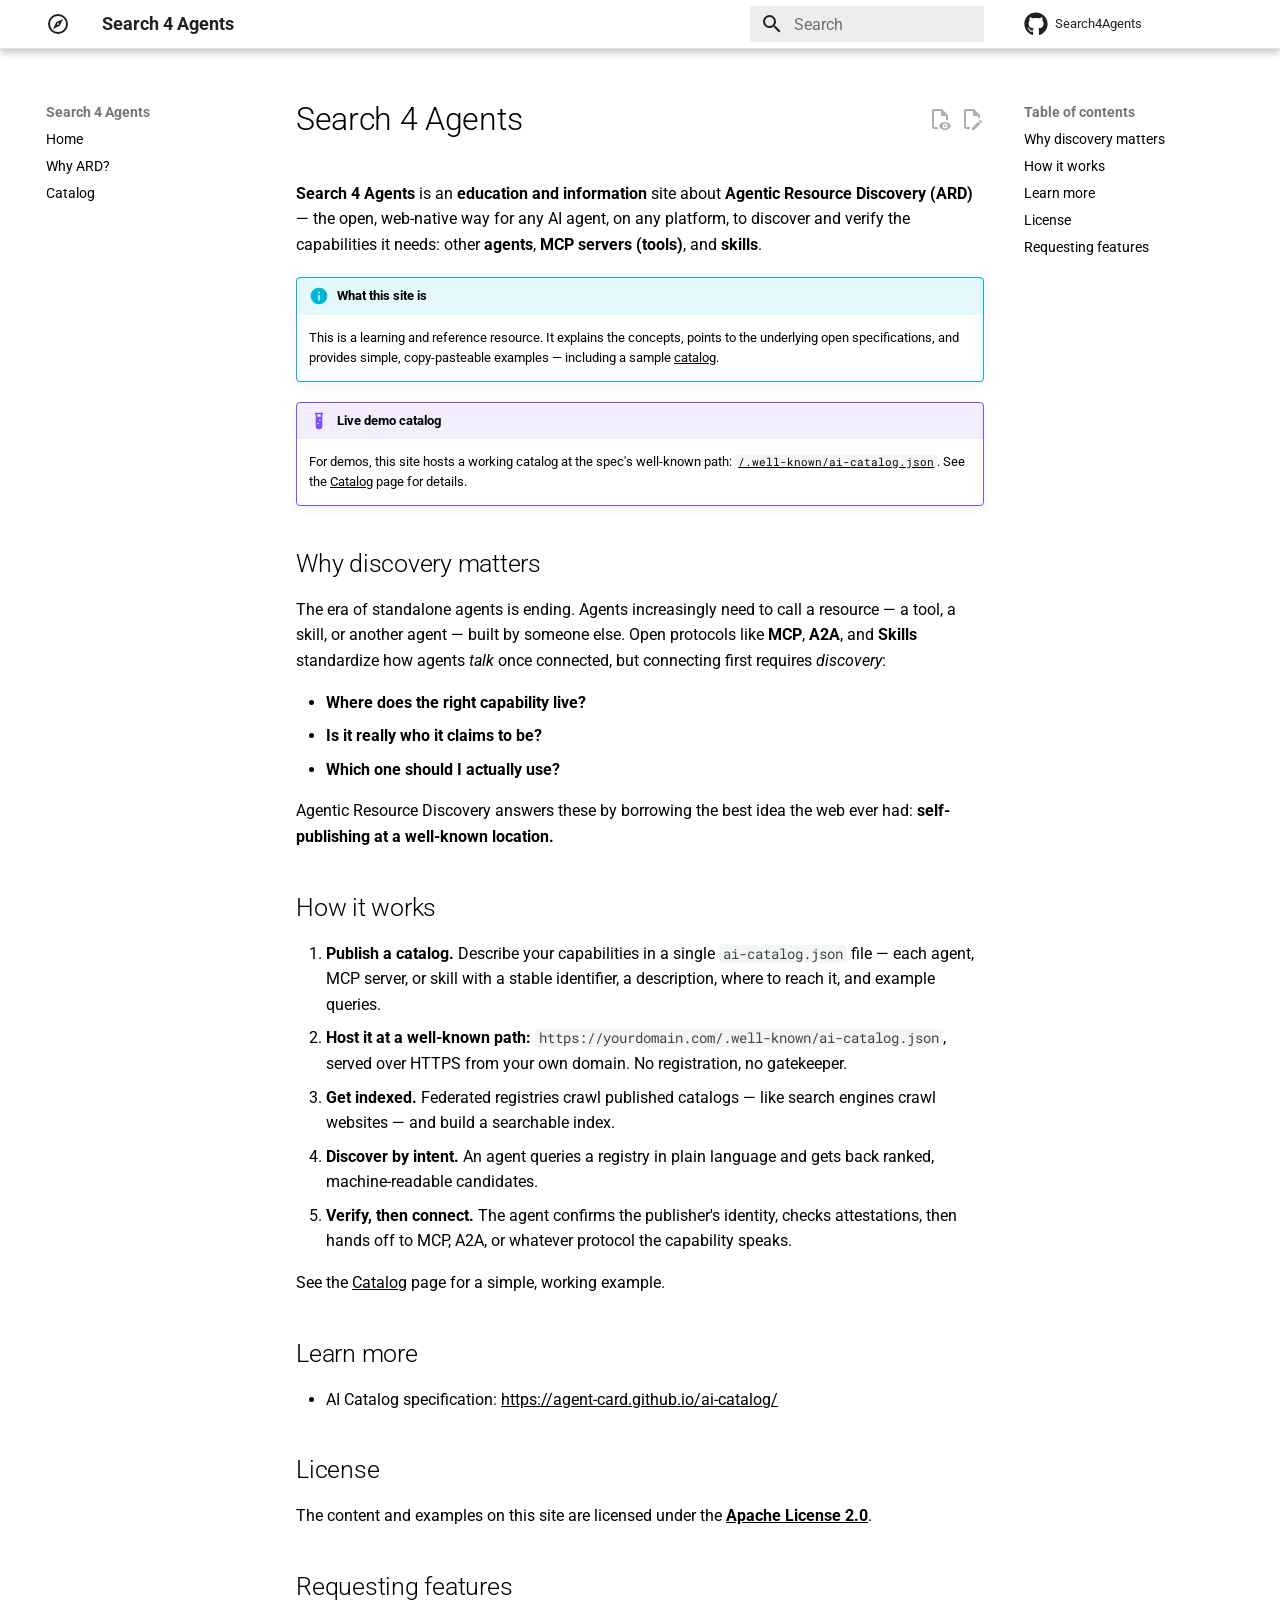
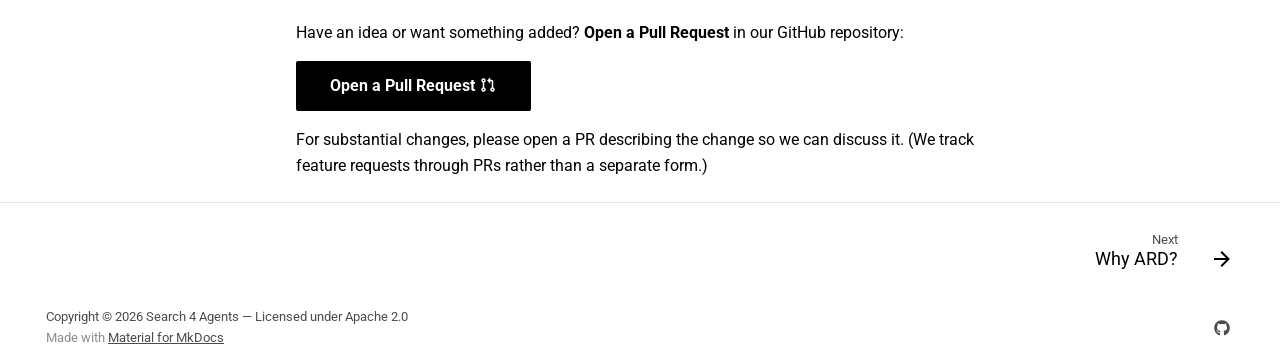
<file: index.html>
<!doctype html>
<html lang="en" class="no-js">
  <head>
    
      <meta charset="utf-8">
      <meta name="viewport" content="width=device-width,initial-scale=1">
      
        <meta name="description" content="Search 4 Agents is an education and information site about Agentic Resource Discovery — how to publish, find, and verify agents, MCP servers, and skills on the open web.">
      
      
        <meta name="author" content="Search 4 Agents">
      
      
        <link rel="canonical" href="https://search4agents.github.io/">
      
      
      
        <link rel="next" href="why-ard/">
      
      
        
      
      
      <link rel="icon" href="assets/images/favicon.png">
      <meta name="generator" content="mkdocs-1.6.1, mkdocs-material-9.7.6">
    
    
      
        <title>Search 4 Agents</title>
      
    
    
      <link rel="stylesheet" href="assets/stylesheets/main.484c7ddc.min.css">
      
        
        <link rel="stylesheet" href="assets/stylesheets/palette.ab4e12ef.min.css">
      
      


    
    
      
    
    
      
        
        
        <link rel="preconnect" href="https://fonts.gstatic.com" crossorigin>
        <link rel="stylesheet" href="https://fonts.googleapis.com/css?family=Roboto:300,300i,400,400i,700,700i%7CRoboto+Mono:400,400i,700,700i&display=fallback">
        <style>:root{--md-text-font:"Roboto";--md-code-font:"Roboto Mono"}</style>
      
    
    
      <link rel="stylesheet" href="stylesheets/extra.css">
    
    <script>__md_scope=new URL(".",location),__md_hash=e=>[...e].reduce(((e,_)=>(e<<5)-e+_.charCodeAt(0)),0),__md_get=(e,_=localStorage,t=__md_scope)=>JSON.parse(_.getItem(t.pathname+"."+e)),__md_set=(e,_,t=localStorage,a=__md_scope)=>{try{t.setItem(a.pathname+"."+e,JSON.stringify(_))}catch(e){}}</script>
    
      

    
    
  <link rel="ai-catalog" href="/.well-known/ai-catalog.json" type="application/ai-catalog+json">

  </head>
  
  
    
    
    
    
    
    <body dir="ltr" data-md-color-scheme="default" data-md-color-primary="white" data-md-color-accent="black">
  
    
    <input class="md-toggle" data-md-toggle="drawer" type="checkbox" id="__drawer" autocomplete="off">
    <input class="md-toggle" data-md-toggle="search" type="checkbox" id="__search" autocomplete="off">
    <label class="md-overlay" for="__drawer"></label>
    <div data-md-component="skip">
      
        
        <a href="#search-4-agents" class="md-skip">
          Skip to content
        </a>
      
    </div>
    <div data-md-component="announce">
      
    </div>
    
    
      

  

<header class="md-header md-header--shadow" data-md-component="header">
  <nav class="md-header__inner md-grid" aria-label="Header">
    <a href="." title="Search 4 Agents" class="md-header__button md-logo" aria-label="Search 4 Agents" data-md-component="logo">
      
  
  <svg xmlns="http://www.w3.org/2000/svg" viewBox="0 0 24 24"><path d="m7 17 3.2-6.8L17 7l-3.2 6.8zm5-5.9a.9.9 0 0 0-.9.9.9.9 0 0 0 .9.9.9.9 0 0 0 .9-.9.9.9 0 0 0-.9-.9M12 2a10 10 0 0 1 10 10 10 10 0 0 1-10 10A10 10 0 0 1 2 12 10 10 0 0 1 12 2m0 2a8 8 0 0 0-8 8 8 8 0 0 0 8 8 8 8 0 0 0 8-8 8 8 0 0 0-8-8"/></svg>

    </a>
    <label class="md-header__button md-icon" for="__drawer">
      
      <svg xmlns="http://www.w3.org/2000/svg" viewBox="0 0 24 24"><path d="M3 6h18v2H3zm0 5h18v2H3zm0 5h18v2H3z"/></svg>
    </label>
    <div class="md-header__title" data-md-component="header-title">
      <div class="md-header__ellipsis">
        <div class="md-header__topic">
          <span class="md-ellipsis">
            Search 4 Agents
          </span>
        </div>
        <div class="md-header__topic" data-md-component="header-topic">
          <span class="md-ellipsis">
            
              Home
            
          </span>
        </div>
      </div>
    </div>
    
      
    
    
    
    
      
      
        <label class="md-header__button md-icon" for="__search">
          
          <svg xmlns="http://www.w3.org/2000/svg" viewBox="0 0 24 24"><path d="M9.5 3A6.5 6.5 0 0 1 16 9.5c0 1.61-.59 3.09-1.56 4.23l.27.27h.79l5 5-1.5 1.5-5-5v-.79l-.27-.27A6.52 6.52 0 0 1 9.5 16 6.5 6.5 0 0 1 3 9.5 6.5 6.5 0 0 1 9.5 3m0 2C7 5 5 7 5 9.5S7 14 9.5 14 14 12 14 9.5 12 5 9.5 5"/></svg>
        </label>
        <div class="md-search" data-md-component="search" role="dialog">
  <label class="md-search__overlay" for="__search"></label>
  <div class="md-search__inner" role="search">
    <form class="md-search__form" name="search">
      <input type="text" class="md-search__input" name="query" aria-label="Search" placeholder="Search" autocapitalize="off" autocorrect="off" autocomplete="off" spellcheck="false" data-md-component="search-query" required>
      <label class="md-search__icon md-icon" for="__search">
        
        <svg xmlns="http://www.w3.org/2000/svg" viewBox="0 0 24 24"><path d="M9.5 3A6.5 6.5 0 0 1 16 9.5c0 1.61-.59 3.09-1.56 4.23l.27.27h.79l5 5-1.5 1.5-5-5v-.79l-.27-.27A6.52 6.52 0 0 1 9.5 16 6.5 6.5 0 0 1 3 9.5 6.5 6.5 0 0 1 9.5 3m0 2C7 5 5 7 5 9.5S7 14 9.5 14 14 12 14 9.5 12 5 9.5 5"/></svg>
        
        <svg xmlns="http://www.w3.org/2000/svg" viewBox="0 0 24 24"><path d="M20 11v2H8l5.5 5.5-1.42 1.42L4.16 12l7.92-7.92L13.5 5.5 8 11z"/></svg>
      </label>
      <nav class="md-search__options" aria-label="Search">
        
        <button type="reset" class="md-search__icon md-icon" title="Clear" aria-label="Clear" tabindex="-1">
          
          <svg xmlns="http://www.w3.org/2000/svg" viewBox="0 0 24 24"><path d="M19 6.41 17.59 5 12 10.59 6.41 5 5 6.41 10.59 12 5 17.59 6.41 19 12 13.41 17.59 19 19 17.59 13.41 12z"/></svg>
        </button>
      </nav>
      
        <div class="md-search__suggest" data-md-component="search-suggest"></div>
      
    </form>
    <div class="md-search__output">
      <div class="md-search__scrollwrap" tabindex="0" data-md-scrollfix>
        <div class="md-search-result" data-md-component="search-result">
          <div class="md-search-result__meta">
            Initializing search
          </div>
          <ol class="md-search-result__list" role="presentation"></ol>
        </div>
      </div>
    </div>
  </div>
</div>
      
    
    
      <div class="md-header__source">
        <a href="https://github.com/Search4Agents/Search4Agents" title="Go to repository" class="md-source" data-md-component="source">
  <div class="md-source__icon md-icon">
    
    <svg xmlns="http://www.w3.org/2000/svg" viewBox="0 0 512 512"><!--! Font Awesome Free 7.1.0 by @fontawesome - https://fontawesome.com License - https://fontawesome.com/license/free (Icons: CC BY 4.0, Fonts: SIL OFL 1.1, Code: MIT License) Copyright 2025 Fonticons, Inc.--><path d="M173.9 397.4c0 2-2.3 3.6-5.2 3.6-3.3.3-5.6-1.3-5.6-3.6 0-2 2.3-3.6 5.2-3.6 3-.3 5.6 1.3 5.6 3.6m-31.1-4.5c-.7 2 1.3 4.3 4.3 4.9 2.6 1 5.6 0 6.2-2s-1.3-4.3-4.3-5.2c-2.6-.7-5.5.3-6.2 2.3m44.2-1.7c-2.9.7-4.9 2.6-4.6 4.9.3 2 2.9 3.3 5.9 2.6 2.9-.7 4.9-2.6 4.6-4.6-.3-1.9-3-3.2-5.9-2.9M252.8 8C114.1 8 8 113.3 8 252c0 110.9 69.8 205.8 169.5 239.2 12.8 2.3 17.3-5.6 17.3-12.1 0-6.2-.3-40.4-.3-61.4 0 0-70 15-84.7-29.8 0 0-11.4-29.1-27.8-36.6 0 0-22.9-15.7 1.6-15.4 0 0 24.9 2 38.6 25.8 21.9 38.6 58.6 27.5 72.9 20.9 2.3-16 8.8-27.1 16-33.7-55.9-6.2-112.3-14.3-112.3-110.5 0-27.5 7.6-41.3 23.6-58.9-2.6-6.5-11.1-33.3 2.6-67.9 20.9-6.5 69 27 69 27 20-5.6 41.5-8.5 62.8-8.5s42.8 2.9 62.8 8.5c0 0 48.1-33.6 69-27 13.7 34.7 5.2 61.4 2.6 67.9 16 17.7 25.8 31.5 25.8 58.9 0 96.5-58.9 104.2-114.8 110.5 9.2 7.9 17 22.9 17 46.4 0 33.7-.3 75.4-.3 83.6 0 6.5 4.6 14.4 17.3 12.1C436.2 457.8 504 362.9 504 252 504 113.3 391.5 8 252.8 8M105.2 352.9c-1.3 1-1 3.3.7 5.2 1.6 1.6 3.9 2.3 5.2 1 1.3-1 1-3.3-.7-5.2-1.6-1.6-3.9-2.3-5.2-1m-10.8-8.1c-.7 1.3.3 2.9 2.3 3.9 1.6 1 3.6.7 4.3-.7.7-1.3-.3-2.9-2.3-3.9-2-.6-3.6-.3-4.3.7m32.4 35.6c-1.6 1.3-1 4.3 1.3 6.2 2.3 2.3 5.2 2.6 6.5 1 1.3-1.3.7-4.3-1.3-6.2-2.2-2.3-5.2-2.6-6.5-1m-11.4-14.7c-1.6 1-1.6 3.6 0 5.9s4.3 3.3 5.6 2.3c1.6-1.3 1.6-3.9 0-6.2-1.4-2.3-4-3.3-5.6-2"/></svg>
  </div>
  <div class="md-source__repository">
    Search4Agents
  </div>
</a>
      </div>
    
  </nav>
  
</header>
    
    <div class="md-container" data-md-component="container">
      
      
        
          
        
      
      <main class="md-main" data-md-component="main">
        <div class="md-main__inner md-grid">
          
            
              
              <div class="md-sidebar md-sidebar--primary" data-md-component="sidebar" data-md-type="navigation" >
                <div class="md-sidebar__scrollwrap">
                  <div class="md-sidebar__inner">
                    



<nav class="md-nav md-nav--primary" aria-label="Navigation" data-md-level="0">
  <label class="md-nav__title" for="__drawer">
    <a href="." title="Search 4 Agents" class="md-nav__button md-logo" aria-label="Search 4 Agents" data-md-component="logo">
      
  
  <svg xmlns="http://www.w3.org/2000/svg" viewBox="0 0 24 24"><path d="m7 17 3.2-6.8L17 7l-3.2 6.8zm5-5.9a.9.9 0 0 0-.9.9.9.9 0 0 0 .9.9.9.9 0 0 0 .9-.9.9.9 0 0 0-.9-.9M12 2a10 10 0 0 1 10 10 10 10 0 0 1-10 10A10 10 0 0 1 2 12 10 10 0 0 1 12 2m0 2a8 8 0 0 0-8 8 8 8 0 0 0 8 8 8 8 0 0 0 8-8 8 8 0 0 0-8-8"/></svg>

    </a>
    Search 4 Agents
  </label>
  
    <div class="md-nav__source">
      <a href="https://github.com/Search4Agents/Search4Agents" title="Go to repository" class="md-source" data-md-component="source">
  <div class="md-source__icon md-icon">
    
    <svg xmlns="http://www.w3.org/2000/svg" viewBox="0 0 512 512"><!--! Font Awesome Free 7.1.0 by @fontawesome - https://fontawesome.com License - https://fontawesome.com/license/free (Icons: CC BY 4.0, Fonts: SIL OFL 1.1, Code: MIT License) Copyright 2025 Fonticons, Inc.--><path d="M173.9 397.4c0 2-2.3 3.6-5.2 3.6-3.3.3-5.6-1.3-5.6-3.6 0-2 2.3-3.6 5.2-3.6 3-.3 5.6 1.3 5.6 3.6m-31.1-4.5c-.7 2 1.3 4.3 4.3 4.9 2.6 1 5.6 0 6.2-2s-1.3-4.3-4.3-5.2c-2.6-.7-5.5.3-6.2 2.3m44.2-1.7c-2.9.7-4.9 2.6-4.6 4.9.3 2 2.9 3.3 5.9 2.6 2.9-.7 4.9-2.6 4.6-4.6-.3-1.9-3-3.2-5.9-2.9M252.8 8C114.1 8 8 113.3 8 252c0 110.9 69.8 205.8 169.5 239.2 12.8 2.3 17.3-5.6 17.3-12.1 0-6.2-.3-40.4-.3-61.4 0 0-70 15-84.7-29.8 0 0-11.4-29.1-27.8-36.6 0 0-22.9-15.7 1.6-15.4 0 0 24.9 2 38.6 25.8 21.9 38.6 58.6 27.5 72.9 20.9 2.3-16 8.8-27.1 16-33.7-55.9-6.2-112.3-14.3-112.3-110.5 0-27.5 7.6-41.3 23.6-58.9-2.6-6.5-11.1-33.3 2.6-67.9 20.9-6.5 69 27 69 27 20-5.6 41.5-8.5 62.8-8.5s42.8 2.9 62.8 8.5c0 0 48.1-33.6 69-27 13.7 34.7 5.2 61.4 2.6 67.9 16 17.7 25.8 31.5 25.8 58.9 0 96.5-58.9 104.2-114.8 110.5 9.2 7.9 17 22.9 17 46.4 0 33.7-.3 75.4-.3 83.6 0 6.5 4.6 14.4 17.3 12.1C436.2 457.8 504 362.9 504 252 504 113.3 391.5 8 252.8 8M105.2 352.9c-1.3 1-1 3.3.7 5.2 1.6 1.6 3.9 2.3 5.2 1 1.3-1 1-3.3-.7-5.2-1.6-1.6-3.9-2.3-5.2-1m-10.8-8.1c-.7 1.3.3 2.9 2.3 3.9 1.6 1 3.6.7 4.3-.7.7-1.3-.3-2.9-2.3-3.9-2-.6-3.6-.3-4.3.7m32.4 35.6c-1.6 1.3-1 4.3 1.3 6.2 2.3 2.3 5.2 2.6 6.5 1 1.3-1.3.7-4.3-1.3-6.2-2.2-2.3-5.2-2.6-6.5-1m-11.4-14.7c-1.6 1-1.6 3.6 0 5.9s4.3 3.3 5.6 2.3c1.6-1.3 1.6-3.9 0-6.2-1.4-2.3-4-3.3-5.6-2"/></svg>
  </div>
  <div class="md-source__repository">
    Search4Agents
  </div>
</a>
    </div>
  
  <ul class="md-nav__list" data-md-scrollfix>
    
      
      
  
  
    
  
  
  
    <li class="md-nav__item md-nav__item--active">
      
      <input class="md-nav__toggle md-toggle" type="checkbox" id="__toc">
      
      
        
      
      
        <label class="md-nav__link md-nav__link--active" for="__toc">
          
  
  
  <span class="md-ellipsis">
    
  
    Home
  

    
  </span>
  
  

          <span class="md-nav__icon md-icon"></span>
        </label>
      
      <a href="." class="md-nav__link md-nav__link--active">
        
  
  
  <span class="md-ellipsis">
    
  
    Home
  

    
  </span>
  
  

      </a>
      
        

<nav class="md-nav md-nav--secondary" aria-label="Table of contents">
  
  
  
    
  
  
    <label class="md-nav__title" for="__toc">
      <span class="md-nav__icon md-icon"></span>
      Table of contents
    </label>
    <ul class="md-nav__list" data-md-component="toc" data-md-scrollfix>
      
        <li class="md-nav__item">
  <a href="#why-discovery-matters" class="md-nav__link">
    <span class="md-ellipsis">
      
        Why discovery matters
      
    </span>
  </a>
  
</li>
      
        <li class="md-nav__item">
  <a href="#how-it-works" class="md-nav__link">
    <span class="md-ellipsis">
      
        How it works
      
    </span>
  </a>
  
</li>
      
        <li class="md-nav__item">
  <a href="#learn-more" class="md-nav__link">
    <span class="md-ellipsis">
      
        Learn more
      
    </span>
  </a>
  
</li>
      
        <li class="md-nav__item">
  <a href="#license" class="md-nav__link">
    <span class="md-ellipsis">
      
        License
      
    </span>
  </a>
  
</li>
      
        <li class="md-nav__item">
  <a href="#requesting-features" class="md-nav__link">
    <span class="md-ellipsis">
      
        Requesting features
      
    </span>
  </a>
  
</li>
      
    </ul>
  
</nav>
      
    </li>
  

    
      
      
  
  
  
  
    <li class="md-nav__item">
      <a href="why-ard/" class="md-nav__link">
        
  
  
  <span class="md-ellipsis">
    
  
    Why ARD?
  

    
  </span>
  
  

      </a>
    </li>
  

    
      
      
  
  
  
  
    <li class="md-nav__item">
      <a href="catalog/" class="md-nav__link">
        
  
  
  <span class="md-ellipsis">
    
  
    Catalog
  

    
  </span>
  
  

      </a>
    </li>
  

    
  </ul>
</nav>
                  </div>
                </div>
              </div>
            
            
              
              <div class="md-sidebar md-sidebar--secondary" data-md-component="sidebar" data-md-type="toc" >
                <div class="md-sidebar__scrollwrap">
                  <div class="md-sidebar__inner">
                    

<nav class="md-nav md-nav--secondary" aria-label="Table of contents">
  
  
  
    
  
  
    <label class="md-nav__title" for="__toc">
      <span class="md-nav__icon md-icon"></span>
      Table of contents
    </label>
    <ul class="md-nav__list" data-md-component="toc" data-md-scrollfix>
      
        <li class="md-nav__item">
  <a href="#why-discovery-matters" class="md-nav__link">
    <span class="md-ellipsis">
      
        Why discovery matters
      
    </span>
  </a>
  
</li>
      
        <li class="md-nav__item">
  <a href="#how-it-works" class="md-nav__link">
    <span class="md-ellipsis">
      
        How it works
      
    </span>
  </a>
  
</li>
      
        <li class="md-nav__item">
  <a href="#learn-more" class="md-nav__link">
    <span class="md-ellipsis">
      
        Learn more
      
    </span>
  </a>
  
</li>
      
        <li class="md-nav__item">
  <a href="#license" class="md-nav__link">
    <span class="md-ellipsis">
      
        License
      
    </span>
  </a>
  
</li>
      
        <li class="md-nav__item">
  <a href="#requesting-features" class="md-nav__link">
    <span class="md-ellipsis">
      
        Requesting features
      
    </span>
  </a>
  
</li>
      
    </ul>
  
</nav>
                  </div>
                </div>
              </div>
            
          
          
            <div class="md-content" data-md-component="content">
              
              <article class="md-content__inner md-typeset">
                
                  


  
    <a href="https://github.com/Search4Agents/Search4Agents/edit/main/docs/index.md" title="Edit this page" class="md-content__button md-icon" rel="edit">
      
      <svg xmlns="http://www.w3.org/2000/svg" viewBox="0 0 24 24"><path d="M10 20H6V4h7v5h5v3.1l2-2V8l-6-6H6c-1.1 0-2 .9-2 2v16c0 1.1.9 2 2 2h4zm10.2-7c.1 0 .3.1.4.2l1.3 1.3c.2.2.2.6 0 .8l-1 1-2.1-2.1 1-1c.1-.1.2-.2.4-.2m0 3.9L14.1 23H12v-2.1l6.1-6.1z"/></svg>
    </a>
  
  
    
      
    
    <a href="https://github.com/Search4Agents/Search4Agents/raw/main/docs/index.md" title="View source of this page" class="md-content__button md-icon">
      
      <svg xmlns="http://www.w3.org/2000/svg" viewBox="0 0 24 24"><path d="M17 18c.56 0 1 .44 1 1s-.44 1-1 1-1-.44-1-1 .44-1 1-1m0-3c-2.73 0-5.06 1.66-6 4 .94 2.34 3.27 4 6 4s5.06-1.66 6-4c-.94-2.34-3.27-4-6-4m0 6.5a2.5 2.5 0 0 1-2.5-2.5 2.5 2.5 0 0 1 2.5-2.5 2.5 2.5 0 0 1 2.5 2.5 2.5 2.5 0 0 1-2.5 2.5M9.27 20H6V4h7v5h5v4.07c.7.08 1.36.25 2 .49V8l-6-6H6a2 2 0 0 0-2 2v16a2 2 0 0 0 2 2h4.5a8.2 8.2 0 0 1-1.23-2"/></svg>
    </a>
  


<h1 id="search-4-agents">Search 4 Agents<a class="headerlink" href="#search-4-agents" title="Permanent link">&para;</a></h1>
<p><strong>Search 4 Agents</strong> is an <strong>education and information</strong> site about
<strong>Agentic Resource Discovery (ARD)</strong> — the open, web-native way for any AI agent,
on any platform, to discover and verify the capabilities it needs: other
<strong>agents</strong>, <strong>MCP servers (tools)</strong>, and <strong>skills</strong>.</p>
<div class="admonition info">
<p class="admonition-title">What this site is</p>
<p>This is a learning and reference resource. It explains the concepts, points
to the underlying open specifications, and provides simple, copy-pasteable
examples — including a sample <a href="catalog/">catalog</a>.</p>
</div>
<div class="admonition example">
<p class="admonition-title">Live demo catalog</p>
<p>For demos, this site hosts a working catalog at the spec's well-known path:
<a href=".well-known/ai-catalog.json"><code>/.well-known/ai-catalog.json</code></a>. See the
<a href="catalog/#live-demo-catalog">Catalog</a> page for details.</p>
</div>
<h2 id="why-discovery-matters">Why discovery matters<a class="headerlink" href="#why-discovery-matters" title="Permanent link">&para;</a></h2>
<p>The era of standalone agents is ending. Agents increasingly need to call a
resource — a tool, a skill, or another agent — built by someone else. Open
protocols like <strong>MCP</strong>, <strong>A2A</strong>, and <strong>Skills</strong> standardize how agents <em>talk</em>
once connected, but connecting first requires <em>discovery</em>:</p>
<ul>
<li><strong>Where does the right capability live?</strong></li>
<li><strong>Is it really who it claims to be?</strong></li>
<li><strong>Which one should I actually use?</strong></li>
</ul>
<p>Agentic Resource Discovery answers these by borrowing the best idea the web ever
had: <strong>self-publishing at a well-known location.</strong></p>
<h2 id="how-it-works">How it works<a class="headerlink" href="#how-it-works" title="Permanent link">&para;</a></h2>
<ol>
<li><strong>Publish a catalog.</strong> Describe your capabilities in a single
   <code>ai-catalog.json</code> file — each agent, MCP server, or skill with a stable
   identifier, a description, where to reach it, and example queries.</li>
<li><strong>Host it at a well-known path:</strong>
   <code>https://yourdomain.com/.well-known/ai-catalog.json</code>, served over HTTPS from
   your own domain. No registration, no gatekeeper.</li>
<li><strong>Get indexed.</strong> Federated registries crawl published catalogs — like search
   engines crawl websites — and build a searchable index.</li>
<li><strong>Discover by intent.</strong> An agent queries a registry in plain language and
   gets back ranked, machine-readable candidates.</li>
<li><strong>Verify, then connect.</strong> The agent confirms the publisher's identity,
   checks attestations, then hands off to MCP, A2A, or whatever protocol the
   capability speaks.</li>
</ol>
<p>See the <a href="catalog/">Catalog</a> page for a simple, working example.</p>
<h2 id="learn-more">Learn more<a class="headerlink" href="#learn-more" title="Permanent link">&para;</a></h2>
<ul>
<li>AI Catalog specification: <a href="https://agent-card.github.io/ai-catalog/">https://agent-card.github.io/ai-catalog/</a></li>
</ul>
<h2 id="license">License<a class="headerlink" href="#license" title="Permanent link">&para;</a></h2>
<p>The content and examples on this site are licensed under the
<strong><a href="https://www.apache.org/licenses/LICENSE-2.0">Apache License 2.0</a></strong>.</p>
<h2 id="requesting-features">Requesting features<a class="headerlink" href="#requesting-features" title="Permanent link">&para;</a></h2>
<p>Have an idea or want something added? <strong>Open a Pull Request</strong> in our GitHub
repository:</p>
<p><a class="md-button md-button--primary" href="https://github.com/Search4Agents/Search4Agents/pulls">Open a Pull Request <span class="twemoji"><svg xmlns="http://www.w3.org/2000/svg" viewBox="0 0 24 24"><path d="M6 3a3 3 0 0 1 3 3c0 1.31-.83 2.42-2 2.83v6.34c1.17.41 2 1.52 2 2.83a3 3 0 0 1-3 3 3 3 0 0 1-3-3c0-1.31.83-2.42 2-2.83V8.83A2.99 2.99 0 0 1 3 6a3 3 0 0 1 3-3m0 2a1 1 0 0 0-1 1 1 1 0 0 0 1 1 1 1 0 0 0 1-1 1 1 0 0 0-1-1m0 12a1 1 0 0 0-1 1 1 1 0 0 0 1 1 1 1 0 0 0 1-1 1 1 0 0 0-1-1m15 1a3 3 0 0 1-3 3 3 3 0 0 1-3-3c0-1.31.83-2.42 2-2.83V7h-2v3.25L10.75 6 15 1.75V5h2a2 2 0 0 1 2 2v8.17c1.17.41 2 1.52 2 2.83m-3-1a1 1 0 0 0-1 1 1 1 0 0 0 1 1 1 1 0 0 0 1-1 1 1 0 0 0-1-1"/></svg></span></a></p>
<p>For substantial changes, please open a PR describing the change so we can discuss
it. (We track feature requests through PRs rather than a separate form.)</p>












                
              </article>
            </div>
          
          
<script>var target=document.getElementById(location.hash.slice(1));target&&target.name&&(target.checked=target.name.startsWith("__tabbed_"))</script>
        </div>
        
          <button type="button" class="md-top md-icon" data-md-component="top" hidden>
  
  <svg xmlns="http://www.w3.org/2000/svg" viewBox="0 0 24 24"><path d="M13 20h-2V8l-5.5 5.5-1.42-1.42L12 4.16l7.92 7.92-1.42 1.42L13 8z"/></svg>
  Back to top
</button>
        
      </main>
      
        <footer class="md-footer">
  
    
      
      <nav class="md-footer__inner md-grid" aria-label="Footer" >
        
        
          
          <a href="why-ard/" class="md-footer__link md-footer__link--next" aria-label="Next: Why ARD?">
            <div class="md-footer__title">
              <span class="md-footer__direction">
                Next
              </span>
              <div class="md-ellipsis">
                Why ARD?
              </div>
            </div>
            <div class="md-footer__button md-icon">
              
              <svg xmlns="http://www.w3.org/2000/svg" viewBox="0 0 24 24"><path d="M4 11v2h12l-5.5 5.5 1.42 1.42L19.84 12l-7.92-7.92L10.5 5.5 16 11z"/></svg>
            </div>
          </a>
        
      </nav>
    
  
  <div class="md-footer-meta md-typeset">
    <div class="md-footer-meta__inner md-grid">
      <div class="md-copyright">
  
    <div class="md-copyright__highlight">
      Copyright &copy; 2026 Search 4 Agents — Licensed under Apache 2.0
    </div>
  
  
    Made with
    <a href="https://squidfunk.github.io/mkdocs-material/" target="_blank" rel="noopener">
      Material for MkDocs
    </a>
  
</div>
      
        
<div class="md-social">
  
    
    
    
    
    <a href="https://github.com/Search4Agents/Search4Agents" target="_blank" rel="noopener" title="Search 4 Agents on GitHub" class="md-social__link">
      <svg xmlns="http://www.w3.org/2000/svg" viewBox="0 0 512 512"><!--! Font Awesome Free 7.1.0 by @fontawesome - https://fontawesome.com License - https://fontawesome.com/license/free (Icons: CC BY 4.0, Fonts: SIL OFL 1.1, Code: MIT License) Copyright 2025 Fonticons, Inc.--><path d="M173.9 397.4c0 2-2.3 3.6-5.2 3.6-3.3.3-5.6-1.3-5.6-3.6 0-2 2.3-3.6 5.2-3.6 3-.3 5.6 1.3 5.6 3.6m-31.1-4.5c-.7 2 1.3 4.3 4.3 4.9 2.6 1 5.6 0 6.2-2s-1.3-4.3-4.3-5.2c-2.6-.7-5.5.3-6.2 2.3m44.2-1.7c-2.9.7-4.9 2.6-4.6 4.9.3 2 2.9 3.3 5.9 2.6 2.9-.7 4.9-2.6 4.6-4.6-.3-1.9-3-3.2-5.9-2.9M252.8 8C114.1 8 8 113.3 8 252c0 110.9 69.8 205.8 169.5 239.2 12.8 2.3 17.3-5.6 17.3-12.1 0-6.2-.3-40.4-.3-61.4 0 0-70 15-84.7-29.8 0 0-11.4-29.1-27.8-36.6 0 0-22.9-15.7 1.6-15.4 0 0 24.9 2 38.6 25.8 21.9 38.6 58.6 27.5 72.9 20.9 2.3-16 8.8-27.1 16-33.7-55.9-6.2-112.3-14.3-112.3-110.5 0-27.5 7.6-41.3 23.6-58.9-2.6-6.5-11.1-33.3 2.6-67.9 20.9-6.5 69 27 69 27 20-5.6 41.5-8.5 62.8-8.5s42.8 2.9 62.8 8.5c0 0 48.1-33.6 69-27 13.7 34.7 5.2 61.4 2.6 67.9 16 17.7 25.8 31.5 25.8 58.9 0 96.5-58.9 104.2-114.8 110.5 9.2 7.9 17 22.9 17 46.4 0 33.7-.3 75.4-.3 83.6 0 6.5 4.6 14.4 17.3 12.1C436.2 457.8 504 362.9 504 252 504 113.3 391.5 8 252.8 8M105.2 352.9c-1.3 1-1 3.3.7 5.2 1.6 1.6 3.9 2.3 5.2 1 1.3-1 1-3.3-.7-5.2-1.6-1.6-3.9-2.3-5.2-1m-10.8-8.1c-.7 1.3.3 2.9 2.3 3.9 1.6 1 3.6.7 4.3-.7.7-1.3-.3-2.9-2.3-3.9-2-.6-3.6-.3-4.3.7m32.4 35.6c-1.6 1.3-1 4.3 1.3 6.2 2.3 2.3 5.2 2.6 6.5 1 1.3-1.3.7-4.3-1.3-6.2-2.2-2.3-5.2-2.6-6.5-1m-11.4-14.7c-1.6 1-1.6 3.6 0 5.9s4.3 3.3 5.6 2.3c1.6-1.3 1.6-3.9 0-6.2-1.4-2.3-4-3.3-5.6-2"/></svg>
    </a>
  
</div>
      
    </div>
  </div>
</footer>
      
    </div>
    <div class="md-dialog" data-md-component="dialog">
      <div class="md-dialog__inner md-typeset"></div>
    </div>
    
    
    
      
      
      <script id="__config" type="application/json">{"annotate": null, "base": ".", "features": ["navigation.instant", "navigation.tracking", "navigation.top", "navigation.footer", "content.code.copy", "content.action.edit", "content.action.view", "search.suggest", "search.highlight", "toc.follow"], "search": "assets/javascripts/workers/search.2c215733.min.js", "tags": null, "translations": {"clipboard.copied": "Copied to clipboard", "clipboard.copy": "Copy to clipboard", "search.result.more.one": "1 more on this page", "search.result.more.other": "# more on this page", "search.result.none": "No matching documents", "search.result.one": "1 matching document", "search.result.other": "# matching documents", "search.result.placeholder": "Type to start searching", "search.result.term.missing": "Missing", "select.version": "Select version"}, "version": null}</script>
    
    
      <script src="assets/javascripts/bundle.79ae519e.min.js"></script>
      
    
  </body>
</html>
</file>
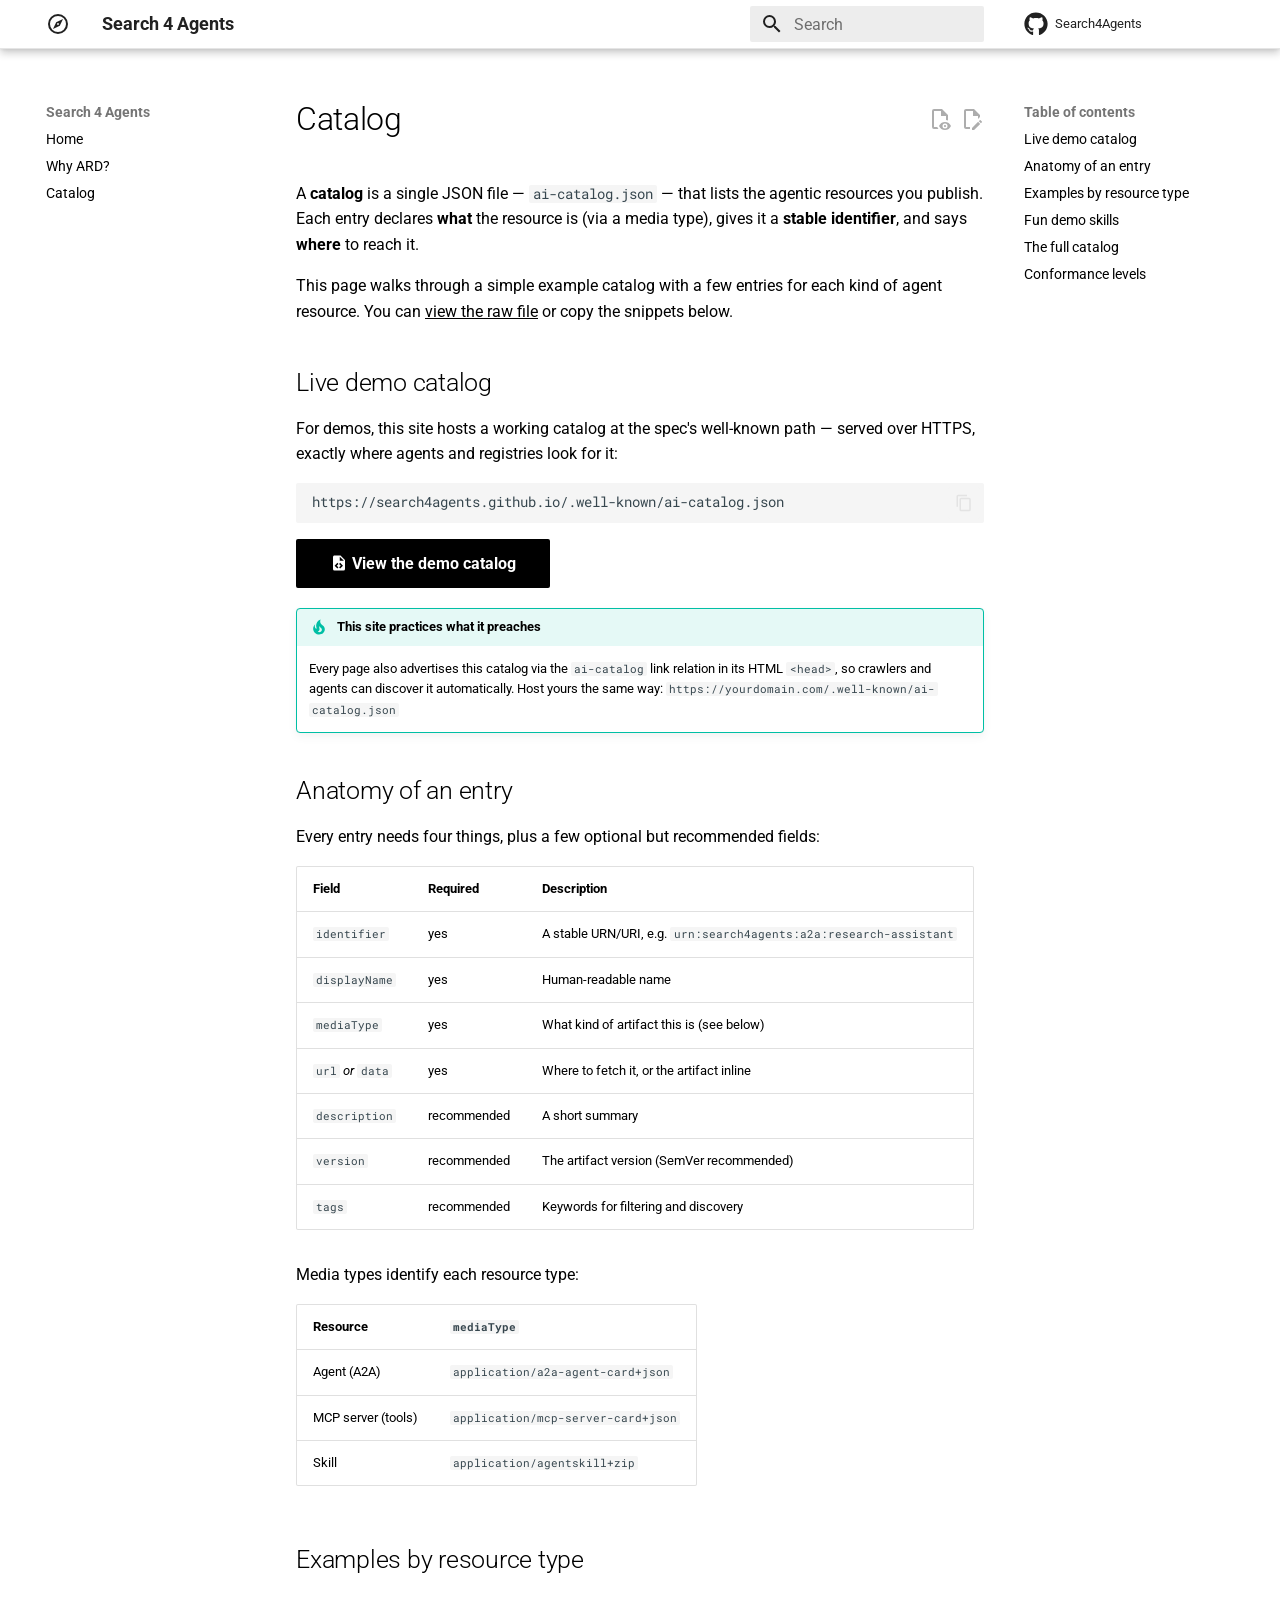
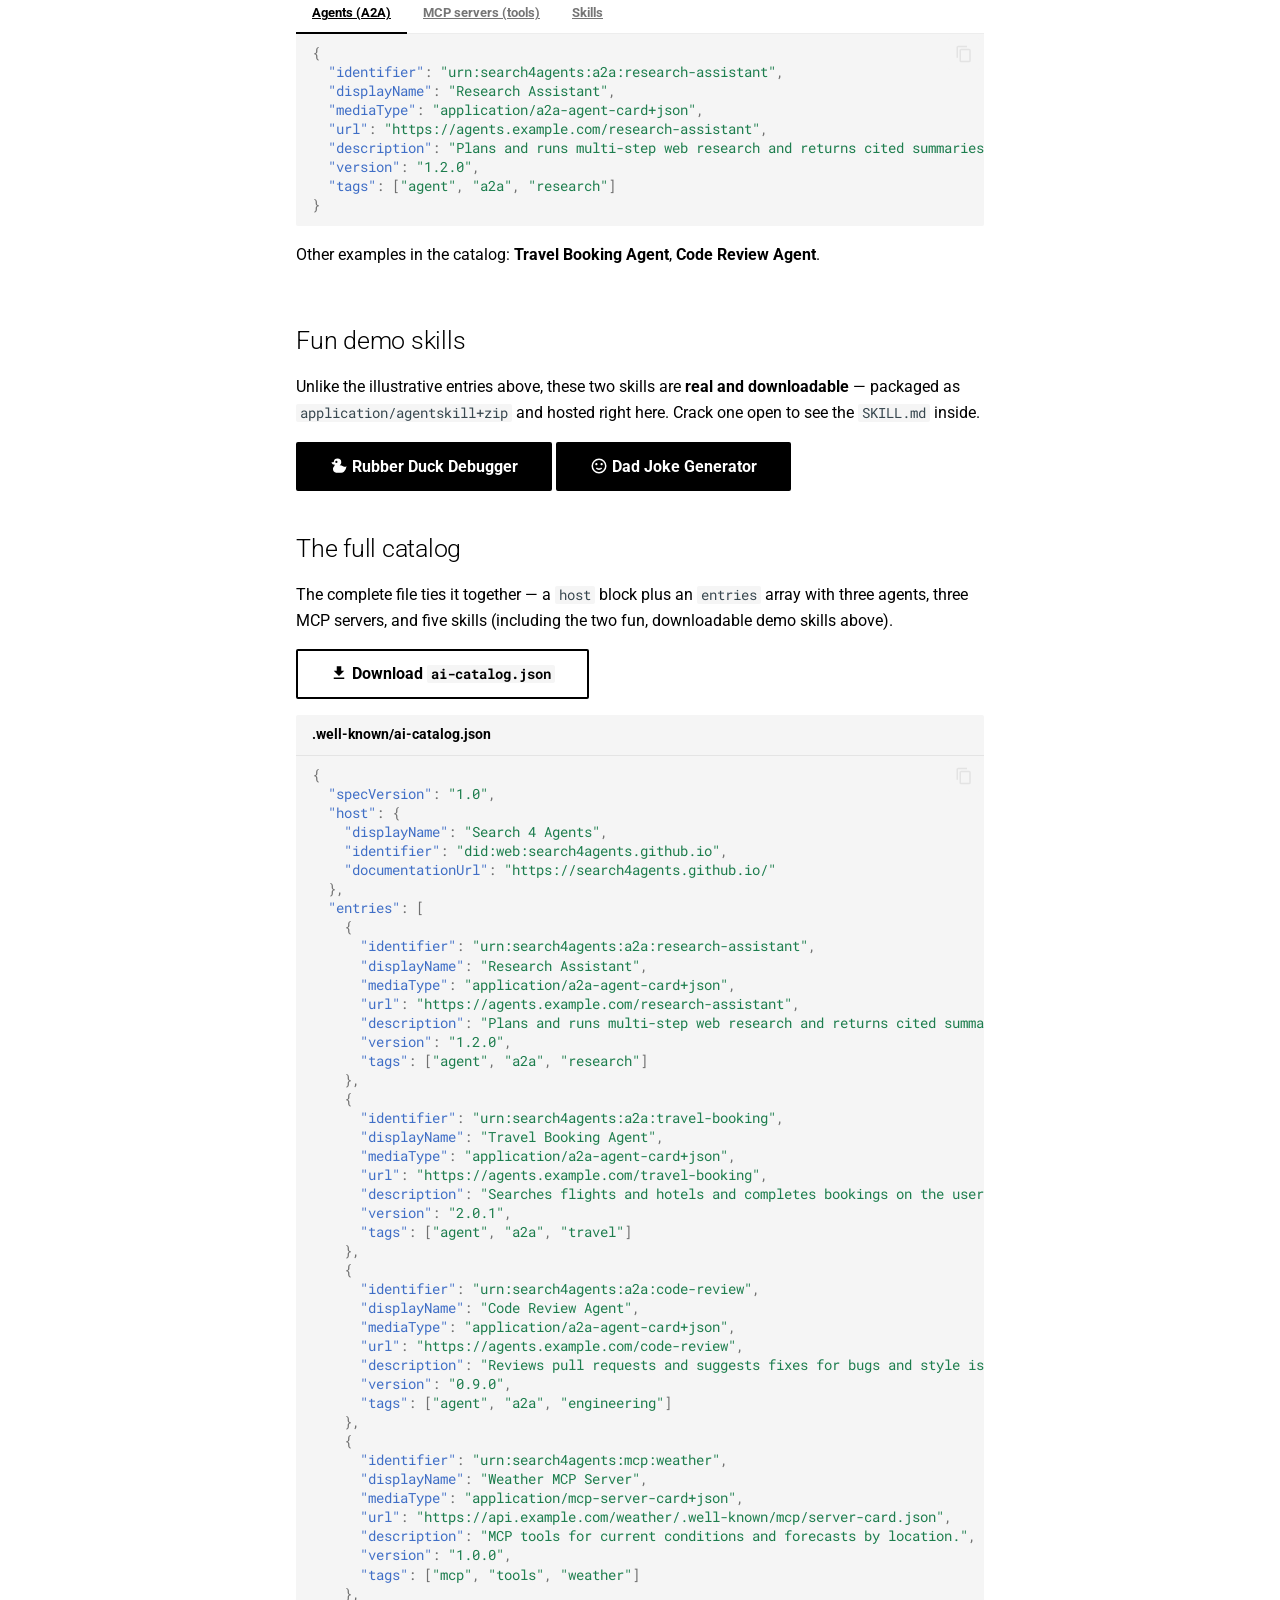
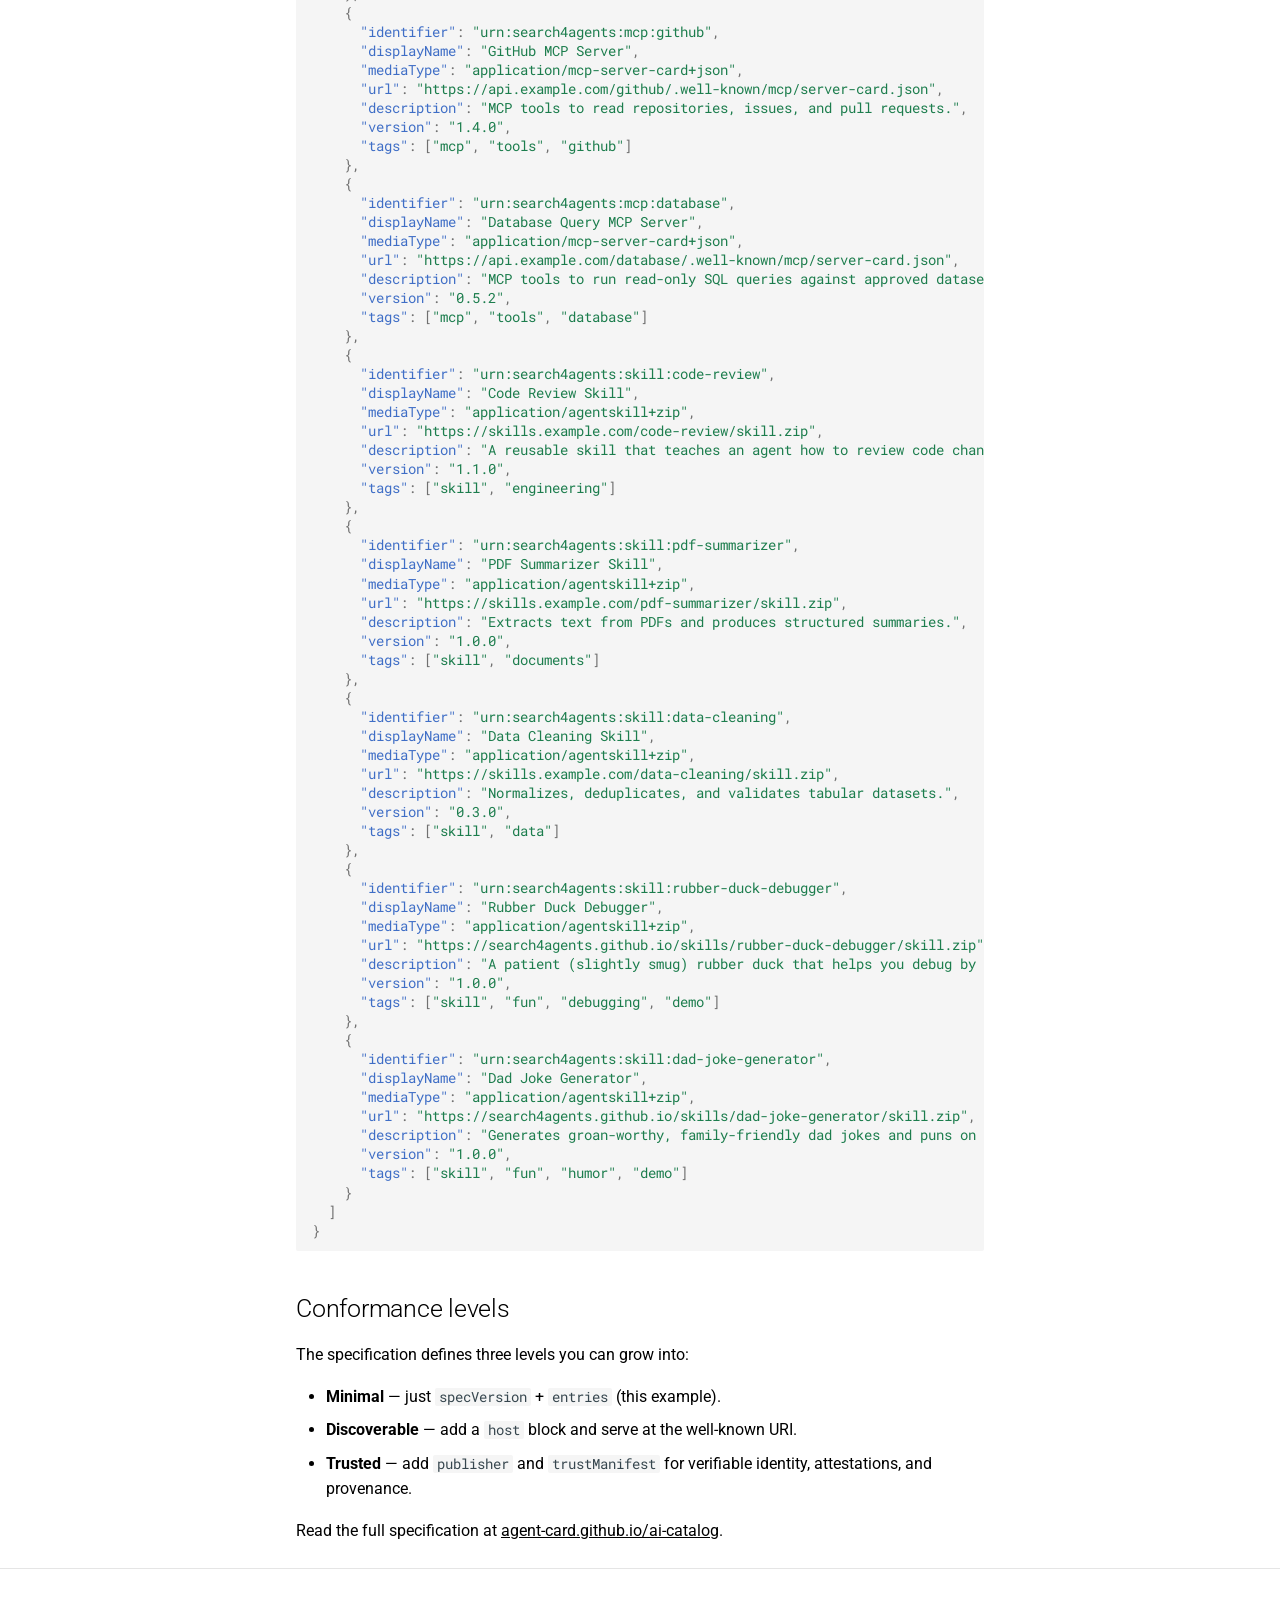
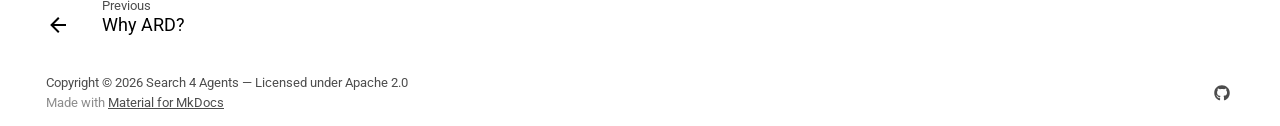
<file: catalog/index.html>
<!doctype html>
<html lang="en" class="no-js">
  <head>
    
      <meta charset="utf-8">
      <meta name="viewport" content="width=device-width,initial-scale=1">
      
        <meta name="description" content="Search 4 Agents is an education and information site about Agentic Resource Discovery — how to publish, find, and verify agents, MCP servers, and skills on the open web.">
      
      
        <meta name="author" content="Search 4 Agents">
      
      
        <link rel="canonical" href="https://search4agents.github.io/catalog/">
      
      
        <link rel="prev" href="../why-ard/">
      
      
      
        
      
      
      <link rel="icon" href="../assets/images/favicon.png">
      <meta name="generator" content="mkdocs-1.6.1, mkdocs-material-9.7.6">
    
    
      
        <title>Catalog - Search 4 Agents</title>
      
    
    
      <link rel="stylesheet" href="../assets/stylesheets/main.484c7ddc.min.css">
      
        
        <link rel="stylesheet" href="../assets/stylesheets/palette.ab4e12ef.min.css">
      
      


    
    
      
    
    
      
        
        
        <link rel="preconnect" href="https://fonts.gstatic.com" crossorigin>
        <link rel="stylesheet" href="https://fonts.googleapis.com/css?family=Roboto:300,300i,400,400i,700,700i%7CRoboto+Mono:400,400i,700,700i&display=fallback">
        <style>:root{--md-text-font:"Roboto";--md-code-font:"Roboto Mono"}</style>
      
    
    
      <link rel="stylesheet" href="../stylesheets/extra.css">
    
    <script>__md_scope=new URL("..",location),__md_hash=e=>[...e].reduce(((e,_)=>(e<<5)-e+_.charCodeAt(0)),0),__md_get=(e,_=localStorage,t=__md_scope)=>JSON.parse(_.getItem(t.pathname+"."+e)),__md_set=(e,_,t=localStorage,a=__md_scope)=>{try{t.setItem(a.pathname+"."+e,JSON.stringify(_))}catch(e){}}</script>
    
      

    
    
  <link rel="ai-catalog" href="/.well-known/ai-catalog.json" type="application/ai-catalog+json">

  </head>
  
  
    
    
    
    
    
    <body dir="ltr" data-md-color-scheme="default" data-md-color-primary="white" data-md-color-accent="black">
  
    
    <input class="md-toggle" data-md-toggle="drawer" type="checkbox" id="__drawer" autocomplete="off">
    <input class="md-toggle" data-md-toggle="search" type="checkbox" id="__search" autocomplete="off">
    <label class="md-overlay" for="__drawer"></label>
    <div data-md-component="skip">
      
        
        <a href="#catalog" class="md-skip">
          Skip to content
        </a>
      
    </div>
    <div data-md-component="announce">
      
    </div>
    
    
      

  

<header class="md-header md-header--shadow" data-md-component="header">
  <nav class="md-header__inner md-grid" aria-label="Header">
    <a href=".." title="Search 4 Agents" class="md-header__button md-logo" aria-label="Search 4 Agents" data-md-component="logo">
      
  
  <svg xmlns="http://www.w3.org/2000/svg" viewBox="0 0 24 24"><path d="m7 17 3.2-6.8L17 7l-3.2 6.8zm5-5.9a.9.9 0 0 0-.9.9.9.9 0 0 0 .9.9.9.9 0 0 0 .9-.9.9.9 0 0 0-.9-.9M12 2a10 10 0 0 1 10 10 10 10 0 0 1-10 10A10 10 0 0 1 2 12 10 10 0 0 1 12 2m0 2a8 8 0 0 0-8 8 8 8 0 0 0 8 8 8 8 0 0 0 8-8 8 8 0 0 0-8-8"/></svg>

    </a>
    <label class="md-header__button md-icon" for="__drawer">
      
      <svg xmlns="http://www.w3.org/2000/svg" viewBox="0 0 24 24"><path d="M3 6h18v2H3zm0 5h18v2H3zm0 5h18v2H3z"/></svg>
    </label>
    <div class="md-header__title" data-md-component="header-title">
      <div class="md-header__ellipsis">
        <div class="md-header__topic">
          <span class="md-ellipsis">
            Search 4 Agents
          </span>
        </div>
        <div class="md-header__topic" data-md-component="header-topic">
          <span class="md-ellipsis">
            
              Catalog
            
          </span>
        </div>
      </div>
    </div>
    
      
    
    
    
    
      
      
        <label class="md-header__button md-icon" for="__search">
          
          <svg xmlns="http://www.w3.org/2000/svg" viewBox="0 0 24 24"><path d="M9.5 3A6.5 6.5 0 0 1 16 9.5c0 1.61-.59 3.09-1.56 4.23l.27.27h.79l5 5-1.5 1.5-5-5v-.79l-.27-.27A6.52 6.52 0 0 1 9.5 16 6.5 6.5 0 0 1 3 9.5 6.5 6.5 0 0 1 9.5 3m0 2C7 5 5 7 5 9.5S7 14 9.5 14 14 12 14 9.5 12 5 9.5 5"/></svg>
        </label>
        <div class="md-search" data-md-component="search" role="dialog">
  <label class="md-search__overlay" for="__search"></label>
  <div class="md-search__inner" role="search">
    <form class="md-search__form" name="search">
      <input type="text" class="md-search__input" name="query" aria-label="Search" placeholder="Search" autocapitalize="off" autocorrect="off" autocomplete="off" spellcheck="false" data-md-component="search-query" required>
      <label class="md-search__icon md-icon" for="__search">
        
        <svg xmlns="http://www.w3.org/2000/svg" viewBox="0 0 24 24"><path d="M9.5 3A6.5 6.5 0 0 1 16 9.5c0 1.61-.59 3.09-1.56 4.23l.27.27h.79l5 5-1.5 1.5-5-5v-.79l-.27-.27A6.52 6.52 0 0 1 9.5 16 6.5 6.5 0 0 1 3 9.5 6.5 6.5 0 0 1 9.5 3m0 2C7 5 5 7 5 9.5S7 14 9.5 14 14 12 14 9.5 12 5 9.5 5"/></svg>
        
        <svg xmlns="http://www.w3.org/2000/svg" viewBox="0 0 24 24"><path d="M20 11v2H8l5.5 5.5-1.42 1.42L4.16 12l7.92-7.92L13.5 5.5 8 11z"/></svg>
      </label>
      <nav class="md-search__options" aria-label="Search">
        
        <button type="reset" class="md-search__icon md-icon" title="Clear" aria-label="Clear" tabindex="-1">
          
          <svg xmlns="http://www.w3.org/2000/svg" viewBox="0 0 24 24"><path d="M19 6.41 17.59 5 12 10.59 6.41 5 5 6.41 10.59 12 5 17.59 6.41 19 12 13.41 17.59 19 19 17.59 13.41 12z"/></svg>
        </button>
      </nav>
      
        <div class="md-search__suggest" data-md-component="search-suggest"></div>
      
    </form>
    <div class="md-search__output">
      <div class="md-search__scrollwrap" tabindex="0" data-md-scrollfix>
        <div class="md-search-result" data-md-component="search-result">
          <div class="md-search-result__meta">
            Initializing search
          </div>
          <ol class="md-search-result__list" role="presentation"></ol>
        </div>
      </div>
    </div>
  </div>
</div>
      
    
    
      <div class="md-header__source">
        <a href="https://github.com/Search4Agents/Search4Agents" title="Go to repository" class="md-source" data-md-component="source">
  <div class="md-source__icon md-icon">
    
    <svg xmlns="http://www.w3.org/2000/svg" viewBox="0 0 512 512"><!--! Font Awesome Free 7.1.0 by @fontawesome - https://fontawesome.com License - https://fontawesome.com/license/free (Icons: CC BY 4.0, Fonts: SIL OFL 1.1, Code: MIT License) Copyright 2025 Fonticons, Inc.--><path d="M173.9 397.4c0 2-2.3 3.6-5.2 3.6-3.3.3-5.6-1.3-5.6-3.6 0-2 2.3-3.6 5.2-3.6 3-.3 5.6 1.3 5.6 3.6m-31.1-4.5c-.7 2 1.3 4.3 4.3 4.9 2.6 1 5.6 0 6.2-2s-1.3-4.3-4.3-5.2c-2.6-.7-5.5.3-6.2 2.3m44.2-1.7c-2.9.7-4.9 2.6-4.6 4.9.3 2 2.9 3.3 5.9 2.6 2.9-.7 4.9-2.6 4.6-4.6-.3-1.9-3-3.2-5.9-2.9M252.8 8C114.1 8 8 113.3 8 252c0 110.9 69.8 205.8 169.5 239.2 12.8 2.3 17.3-5.6 17.3-12.1 0-6.2-.3-40.4-.3-61.4 0 0-70 15-84.7-29.8 0 0-11.4-29.1-27.8-36.6 0 0-22.9-15.7 1.6-15.4 0 0 24.9 2 38.6 25.8 21.9 38.6 58.6 27.5 72.9 20.9 2.3-16 8.8-27.1 16-33.7-55.9-6.2-112.3-14.3-112.3-110.5 0-27.5 7.6-41.3 23.6-58.9-2.6-6.5-11.1-33.3 2.6-67.9 20.9-6.5 69 27 69 27 20-5.6 41.5-8.5 62.8-8.5s42.8 2.9 62.8 8.5c0 0 48.1-33.6 69-27 13.7 34.7 5.2 61.4 2.6 67.9 16 17.7 25.8 31.5 25.8 58.9 0 96.5-58.9 104.2-114.8 110.5 9.2 7.9 17 22.9 17 46.4 0 33.7-.3 75.4-.3 83.6 0 6.5 4.6 14.4 17.3 12.1C436.2 457.8 504 362.9 504 252 504 113.3 391.5 8 252.8 8M105.2 352.9c-1.3 1-1 3.3.7 5.2 1.6 1.6 3.9 2.3 5.2 1 1.3-1 1-3.3-.7-5.2-1.6-1.6-3.9-2.3-5.2-1m-10.8-8.1c-.7 1.3.3 2.9 2.3 3.9 1.6 1 3.6.7 4.3-.7.7-1.3-.3-2.9-2.3-3.9-2-.6-3.6-.3-4.3.7m32.4 35.6c-1.6 1.3-1 4.3 1.3 6.2 2.3 2.3 5.2 2.6 6.5 1 1.3-1.3.7-4.3-1.3-6.2-2.2-2.3-5.2-2.6-6.5-1m-11.4-14.7c-1.6 1-1.6 3.6 0 5.9s4.3 3.3 5.6 2.3c1.6-1.3 1.6-3.9 0-6.2-1.4-2.3-4-3.3-5.6-2"/></svg>
  </div>
  <div class="md-source__repository">
    Search4Agents
  </div>
</a>
      </div>
    
  </nav>
  
</header>
    
    <div class="md-container" data-md-component="container">
      
      
        
          
        
      
      <main class="md-main" data-md-component="main">
        <div class="md-main__inner md-grid">
          
            
              
              <div class="md-sidebar md-sidebar--primary" data-md-component="sidebar" data-md-type="navigation" >
                <div class="md-sidebar__scrollwrap">
                  <div class="md-sidebar__inner">
                    



<nav class="md-nav md-nav--primary" aria-label="Navigation" data-md-level="0">
  <label class="md-nav__title" for="__drawer">
    <a href=".." title="Search 4 Agents" class="md-nav__button md-logo" aria-label="Search 4 Agents" data-md-component="logo">
      
  
  <svg xmlns="http://www.w3.org/2000/svg" viewBox="0 0 24 24"><path d="m7 17 3.2-6.8L17 7l-3.2 6.8zm5-5.9a.9.9 0 0 0-.9.9.9.9 0 0 0 .9.9.9.9 0 0 0 .9-.9.9.9 0 0 0-.9-.9M12 2a10 10 0 0 1 10 10 10 10 0 0 1-10 10A10 10 0 0 1 2 12 10 10 0 0 1 12 2m0 2a8 8 0 0 0-8 8 8 8 0 0 0 8 8 8 8 0 0 0 8-8 8 8 0 0 0-8-8"/></svg>

    </a>
    Search 4 Agents
  </label>
  
    <div class="md-nav__source">
      <a href="https://github.com/Search4Agents/Search4Agents" title="Go to repository" class="md-source" data-md-component="source">
  <div class="md-source__icon md-icon">
    
    <svg xmlns="http://www.w3.org/2000/svg" viewBox="0 0 512 512"><!--! Font Awesome Free 7.1.0 by @fontawesome - https://fontawesome.com License - https://fontawesome.com/license/free (Icons: CC BY 4.0, Fonts: SIL OFL 1.1, Code: MIT License) Copyright 2025 Fonticons, Inc.--><path d="M173.9 397.4c0 2-2.3 3.6-5.2 3.6-3.3.3-5.6-1.3-5.6-3.6 0-2 2.3-3.6 5.2-3.6 3-.3 5.6 1.3 5.6 3.6m-31.1-4.5c-.7 2 1.3 4.3 4.3 4.9 2.6 1 5.6 0 6.2-2s-1.3-4.3-4.3-5.2c-2.6-.7-5.5.3-6.2 2.3m44.2-1.7c-2.9.7-4.9 2.6-4.6 4.9.3 2 2.9 3.3 5.9 2.6 2.9-.7 4.9-2.6 4.6-4.6-.3-1.9-3-3.2-5.9-2.9M252.8 8C114.1 8 8 113.3 8 252c0 110.9 69.8 205.8 169.5 239.2 12.8 2.3 17.3-5.6 17.3-12.1 0-6.2-.3-40.4-.3-61.4 0 0-70 15-84.7-29.8 0 0-11.4-29.1-27.8-36.6 0 0-22.9-15.7 1.6-15.4 0 0 24.9 2 38.6 25.8 21.9 38.6 58.6 27.5 72.9 20.9 2.3-16 8.8-27.1 16-33.7-55.9-6.2-112.3-14.3-112.3-110.5 0-27.5 7.6-41.3 23.6-58.9-2.6-6.5-11.1-33.3 2.6-67.9 20.9-6.5 69 27 69 27 20-5.6 41.5-8.5 62.8-8.5s42.8 2.9 62.8 8.5c0 0 48.1-33.6 69-27 13.7 34.7 5.2 61.4 2.6 67.9 16 17.7 25.8 31.5 25.8 58.9 0 96.5-58.9 104.2-114.8 110.5 9.2 7.9 17 22.9 17 46.4 0 33.7-.3 75.4-.3 83.6 0 6.5 4.6 14.4 17.3 12.1C436.2 457.8 504 362.9 504 252 504 113.3 391.5 8 252.8 8M105.2 352.9c-1.3 1-1 3.3.7 5.2 1.6 1.6 3.9 2.3 5.2 1 1.3-1 1-3.3-.7-5.2-1.6-1.6-3.9-2.3-5.2-1m-10.8-8.1c-.7 1.3.3 2.9 2.3 3.9 1.6 1 3.6.7 4.3-.7.7-1.3-.3-2.9-2.3-3.9-2-.6-3.6-.3-4.3.7m32.4 35.6c-1.6 1.3-1 4.3 1.3 6.2 2.3 2.3 5.2 2.6 6.5 1 1.3-1.3.7-4.3-1.3-6.2-2.2-2.3-5.2-2.6-6.5-1m-11.4-14.7c-1.6 1-1.6 3.6 0 5.9s4.3 3.3 5.6 2.3c1.6-1.3 1.6-3.9 0-6.2-1.4-2.3-4-3.3-5.6-2"/></svg>
  </div>
  <div class="md-source__repository">
    Search4Agents
  </div>
</a>
    </div>
  
  <ul class="md-nav__list" data-md-scrollfix>
    
      
      
  
  
  
  
    <li class="md-nav__item">
      <a href=".." class="md-nav__link">
        
  
  
  <span class="md-ellipsis">
    
  
    Home
  

    
  </span>
  
  

      </a>
    </li>
  

    
      
      
  
  
  
  
    <li class="md-nav__item">
      <a href="../why-ard/" class="md-nav__link">
        
  
  
  <span class="md-ellipsis">
    
  
    Why ARD?
  

    
  </span>
  
  

      </a>
    </li>
  

    
      
      
  
  
    
  
  
  
    <li class="md-nav__item md-nav__item--active">
      
      <input class="md-nav__toggle md-toggle" type="checkbox" id="__toc">
      
      
        
      
      
        <label class="md-nav__link md-nav__link--active" for="__toc">
          
  
  
  <span class="md-ellipsis">
    
  
    Catalog
  

    
  </span>
  
  

          <span class="md-nav__icon md-icon"></span>
        </label>
      
      <a href="./" class="md-nav__link md-nav__link--active">
        
  
  
  <span class="md-ellipsis">
    
  
    Catalog
  

    
  </span>
  
  

      </a>
      
        

<nav class="md-nav md-nav--secondary" aria-label="Table of contents">
  
  
  
    
  
  
    <label class="md-nav__title" for="__toc">
      <span class="md-nav__icon md-icon"></span>
      Table of contents
    </label>
    <ul class="md-nav__list" data-md-component="toc" data-md-scrollfix>
      
        <li class="md-nav__item">
  <a href="#live-demo-catalog" class="md-nav__link">
    <span class="md-ellipsis">
      
        Live demo catalog
      
    </span>
  </a>
  
</li>
      
        <li class="md-nav__item">
  <a href="#anatomy-of-an-entry" class="md-nav__link">
    <span class="md-ellipsis">
      
        Anatomy of an entry
      
    </span>
  </a>
  
</li>
      
        <li class="md-nav__item">
  <a href="#examples-by-resource-type" class="md-nav__link">
    <span class="md-ellipsis">
      
        Examples by resource type
      
    </span>
  </a>
  
</li>
      
        <li class="md-nav__item">
  <a href="#fun-demo-skills" class="md-nav__link">
    <span class="md-ellipsis">
      
        Fun demo skills
      
    </span>
  </a>
  
</li>
      
        <li class="md-nav__item">
  <a href="#the-full-catalog" class="md-nav__link">
    <span class="md-ellipsis">
      
        The full catalog
      
    </span>
  </a>
  
</li>
      
        <li class="md-nav__item">
  <a href="#conformance-levels" class="md-nav__link">
    <span class="md-ellipsis">
      
        Conformance levels
      
    </span>
  </a>
  
</li>
      
    </ul>
  
</nav>
      
    </li>
  

    
  </ul>
</nav>
                  </div>
                </div>
              </div>
            
            
              
              <div class="md-sidebar md-sidebar--secondary" data-md-component="sidebar" data-md-type="toc" >
                <div class="md-sidebar__scrollwrap">
                  <div class="md-sidebar__inner">
                    

<nav class="md-nav md-nav--secondary" aria-label="Table of contents">
  
  
  
    
  
  
    <label class="md-nav__title" for="__toc">
      <span class="md-nav__icon md-icon"></span>
      Table of contents
    </label>
    <ul class="md-nav__list" data-md-component="toc" data-md-scrollfix>
      
        <li class="md-nav__item">
  <a href="#live-demo-catalog" class="md-nav__link">
    <span class="md-ellipsis">
      
        Live demo catalog
      
    </span>
  </a>
  
</li>
      
        <li class="md-nav__item">
  <a href="#anatomy-of-an-entry" class="md-nav__link">
    <span class="md-ellipsis">
      
        Anatomy of an entry
      
    </span>
  </a>
  
</li>
      
        <li class="md-nav__item">
  <a href="#examples-by-resource-type" class="md-nav__link">
    <span class="md-ellipsis">
      
        Examples by resource type
      
    </span>
  </a>
  
</li>
      
        <li class="md-nav__item">
  <a href="#fun-demo-skills" class="md-nav__link">
    <span class="md-ellipsis">
      
        Fun demo skills
      
    </span>
  </a>
  
</li>
      
        <li class="md-nav__item">
  <a href="#the-full-catalog" class="md-nav__link">
    <span class="md-ellipsis">
      
        The full catalog
      
    </span>
  </a>
  
</li>
      
        <li class="md-nav__item">
  <a href="#conformance-levels" class="md-nav__link">
    <span class="md-ellipsis">
      
        Conformance levels
      
    </span>
  </a>
  
</li>
      
    </ul>
  
</nav>
                  </div>
                </div>
              </div>
            
          
          
            <div class="md-content" data-md-component="content">
              
              <article class="md-content__inner md-typeset">
                
                  


  
    <a href="https://github.com/Search4Agents/Search4Agents/edit/main/docs/catalog.md" title="Edit this page" class="md-content__button md-icon" rel="edit">
      
      <svg xmlns="http://www.w3.org/2000/svg" viewBox="0 0 24 24"><path d="M10 20H6V4h7v5h5v3.1l2-2V8l-6-6H6c-1.1 0-2 .9-2 2v16c0 1.1.9 2 2 2h4zm10.2-7c.1 0 .3.1.4.2l1.3 1.3c.2.2.2.6 0 .8l-1 1-2.1-2.1 1-1c.1-.1.2-.2.4-.2m0 3.9L14.1 23H12v-2.1l6.1-6.1z"/></svg>
    </a>
  
  
    
      
    
    <a href="https://github.com/Search4Agents/Search4Agents/raw/main/docs/catalog.md" title="View source of this page" class="md-content__button md-icon">
      
      <svg xmlns="http://www.w3.org/2000/svg" viewBox="0 0 24 24"><path d="M17 18c.56 0 1 .44 1 1s-.44 1-1 1-1-.44-1-1 .44-1 1-1m0-3c-2.73 0-5.06 1.66-6 4 .94 2.34 3.27 4 6 4s5.06-1.66 6-4c-.94-2.34-3.27-4-6-4m0 6.5a2.5 2.5 0 0 1-2.5-2.5 2.5 2.5 0 0 1 2.5-2.5 2.5 2.5 0 0 1 2.5 2.5 2.5 2.5 0 0 1-2.5 2.5M9.27 20H6V4h7v5h5v4.07c.7.08 1.36.25 2 .49V8l-6-6H6a2 2 0 0 0-2 2v16a2 2 0 0 0 2 2h4.5a8.2 8.2 0 0 1-1.23-2"/></svg>
    </a>
  


<h1 id="catalog">Catalog<a class="headerlink" href="#catalog" title="Permanent link">&para;</a></h1>
<p>A <strong>catalog</strong> is a single JSON file — <code>ai-catalog.json</code> — that lists the agentic
resources you publish. Each entry declares <strong>what</strong> the resource is (via a media
type), gives it a <strong>stable identifier</strong>, and says <strong>where</strong> to reach it.</p>
<p>This page walks through a simple example catalog with a few entries for each kind
of agent resource. You can <a href="../.well-known/ai-catalog.json">view the raw file</a> or
copy the snippets below.</p>
<h2 id="live-demo-catalog">Live demo catalog<a class="headerlink" href="#live-demo-catalog" title="Permanent link">&para;</a></h2>
<p>For demos, this site hosts a working catalog at the spec's well-known path —
served over HTTPS, exactly where agents and registries look for it:</p>
<div class="highlight"><pre><span></span><code><a id="__codelineno-0-1" name="__codelineno-0-1" href="#__codelineno-0-1"></a>https://search4agents.github.io/.well-known/ai-catalog.json
</code></pre></div>
<p><a class="md-button md-button--primary" href="../.well-known/ai-catalog.json"><span class="twemoji"><svg xmlns="http://www.w3.org/2000/svg" viewBox="0 0 24 24"><path d="M13 9h5.5L13 3.5zM6 2h8l6 6v12a2 2 0 0 1-2 2H6a2 2 0 0 1-2-2V4c0-1.11.89-2 2-2m.12 13.5 3.74 3.74 1.42-1.41-2.33-2.33 2.33-2.33-1.42-1.41zm11.16 0-3.74-3.74-1.42 1.41 2.33 2.33-2.33 2.33 1.42 1.41z"/></svg></span> View the demo catalog</a></p>
<div class="admonition tip">
<p class="admonition-title">This site practices what it preaches</p>
<p>Every page also advertises this catalog via the <code>ai-catalog</code> link relation in
its HTML <code>&lt;head&gt;</code>, so crawlers and agents can discover it automatically.
Host yours the same way: <code>https://yourdomain.com/.well-known/ai-catalog.json</code></p>
</div>
<h2 id="anatomy-of-an-entry">Anatomy of an entry<a class="headerlink" href="#anatomy-of-an-entry" title="Permanent link">&para;</a></h2>
<p>Every entry needs four things, plus a few optional but recommended fields:</p>
<table>
<thead>
<tr>
<th>Field</th>
<th>Required</th>
<th>Description</th>
</tr>
</thead>
<tbody>
<tr>
<td><code>identifier</code></td>
<td>yes</td>
<td>A stable URN/URI, e.g. <code>urn:search4agents:a2a:research-assistant</code></td>
</tr>
<tr>
<td><code>displayName</code></td>
<td>yes</td>
<td>Human-readable name</td>
</tr>
<tr>
<td><code>mediaType</code></td>
<td>yes</td>
<td>What kind of artifact this is (see below)</td>
</tr>
<tr>
<td><code>url</code> <em>or</em> <code>data</code></td>
<td>yes</td>
<td>Where to fetch it, or the artifact inline</td>
</tr>
<tr>
<td><code>description</code></td>
<td>recommended</td>
<td>A short summary</td>
</tr>
<tr>
<td><code>version</code></td>
<td>recommended</td>
<td>The artifact version (SemVer recommended)</td>
</tr>
<tr>
<td><code>tags</code></td>
<td>recommended</td>
<td>Keywords for filtering and discovery</td>
</tr>
</tbody>
</table>
<p>Media types identify each resource type:</p>
<table>
<thead>
<tr>
<th>Resource</th>
<th><code>mediaType</code></th>
</tr>
</thead>
<tbody>
<tr>
<td>Agent (A2A)</td>
<td><code>application/a2a-agent-card+json</code></td>
</tr>
<tr>
<td>MCP server (tools)</td>
<td><code>application/mcp-server-card+json</code></td>
</tr>
<tr>
<td>Skill</td>
<td><code>application/agentskill+zip</code></td>
</tr>
</tbody>
</table>
<h2 id="examples-by-resource-type">Examples by resource type<a class="headerlink" href="#examples-by-resource-type" title="Permanent link">&para;</a></h2>
<div class="tabbed-set tabbed-alternate" data-tabs="1:3"><input checked="checked" id="__tabbed_1_1" name="__tabbed_1" type="radio" /><input id="__tabbed_1_2" name="__tabbed_1" type="radio" /><input id="__tabbed_1_3" name="__tabbed_1" type="radio" /><div class="tabbed-labels"><label for="__tabbed_1_1">Agents (A2A)</label><label for="__tabbed_1_2">MCP servers (tools)</label><label for="__tabbed_1_3">Skills</label></div>
<div class="tabbed-content">
<div class="tabbed-block">
<div class="highlight"><pre><span></span><code><a id="__codelineno-1-1" name="__codelineno-1-1" href="#__codelineno-1-1"></a><span class="p">{</span>
<a id="__codelineno-1-2" name="__codelineno-1-2" href="#__codelineno-1-2"></a><span class="w">  </span><span class="nt">&quot;identifier&quot;</span><span class="p">:</span><span class="w"> </span><span class="s2">&quot;urn:search4agents:a2a:research-assistant&quot;</span><span class="p">,</span>
<a id="__codelineno-1-3" name="__codelineno-1-3" href="#__codelineno-1-3"></a><span class="w">  </span><span class="nt">&quot;displayName&quot;</span><span class="p">:</span><span class="w"> </span><span class="s2">&quot;Research Assistant&quot;</span><span class="p">,</span>
<a id="__codelineno-1-4" name="__codelineno-1-4" href="#__codelineno-1-4"></a><span class="w">  </span><span class="nt">&quot;mediaType&quot;</span><span class="p">:</span><span class="w"> </span><span class="s2">&quot;application/a2a-agent-card+json&quot;</span><span class="p">,</span>
<a id="__codelineno-1-5" name="__codelineno-1-5" href="#__codelineno-1-5"></a><span class="w">  </span><span class="nt">&quot;url&quot;</span><span class="p">:</span><span class="w"> </span><span class="s2">&quot;https://agents.example.com/research-assistant&quot;</span><span class="p">,</span>
<a id="__codelineno-1-6" name="__codelineno-1-6" href="#__codelineno-1-6"></a><span class="w">  </span><span class="nt">&quot;description&quot;</span><span class="p">:</span><span class="w"> </span><span class="s2">&quot;Plans and runs multi-step web research and returns cited summaries.&quot;</span><span class="p">,</span>
<a id="__codelineno-1-7" name="__codelineno-1-7" href="#__codelineno-1-7"></a><span class="w">  </span><span class="nt">&quot;version&quot;</span><span class="p">:</span><span class="w"> </span><span class="s2">&quot;1.2.0&quot;</span><span class="p">,</span>
<a id="__codelineno-1-8" name="__codelineno-1-8" href="#__codelineno-1-8"></a><span class="w">  </span><span class="nt">&quot;tags&quot;</span><span class="p">:</span><span class="w"> </span><span class="p">[</span><span class="s2">&quot;agent&quot;</span><span class="p">,</span><span class="w"> </span><span class="s2">&quot;a2a&quot;</span><span class="p">,</span><span class="w"> </span><span class="s2">&quot;research&quot;</span><span class="p">]</span>
<a id="__codelineno-1-9" name="__codelineno-1-9" href="#__codelineno-1-9"></a><span class="p">}</span>
</code></pre></div>
<p>Other examples in the catalog: <strong>Travel Booking Agent</strong>, <strong>Code Review Agent</strong>.</p>
</div>
<div class="tabbed-block">
<div class="highlight"><pre><span></span><code><a id="__codelineno-2-1" name="__codelineno-2-1" href="#__codelineno-2-1"></a><span class="p">{</span>
<a id="__codelineno-2-2" name="__codelineno-2-2" href="#__codelineno-2-2"></a><span class="w">  </span><span class="nt">&quot;identifier&quot;</span><span class="p">:</span><span class="w"> </span><span class="s2">&quot;urn:search4agents:mcp:weather&quot;</span><span class="p">,</span>
<a id="__codelineno-2-3" name="__codelineno-2-3" href="#__codelineno-2-3"></a><span class="w">  </span><span class="nt">&quot;displayName&quot;</span><span class="p">:</span><span class="w"> </span><span class="s2">&quot;Weather MCP Server&quot;</span><span class="p">,</span>
<a id="__codelineno-2-4" name="__codelineno-2-4" href="#__codelineno-2-4"></a><span class="w">  </span><span class="nt">&quot;mediaType&quot;</span><span class="p">:</span><span class="w"> </span><span class="s2">&quot;application/mcp-server-card+json&quot;</span><span class="p">,</span>
<a id="__codelineno-2-5" name="__codelineno-2-5" href="#__codelineno-2-5"></a><span class="w">  </span><span class="nt">&quot;url&quot;</span><span class="p">:</span><span class="w"> </span><span class="s2">&quot;https://api.example.com/weather/.well-known/mcp/server-card.json&quot;</span><span class="p">,</span>
<a id="__codelineno-2-6" name="__codelineno-2-6" href="#__codelineno-2-6"></a><span class="w">  </span><span class="nt">&quot;description&quot;</span><span class="p">:</span><span class="w"> </span><span class="s2">&quot;MCP tools for current conditions and forecasts by location.&quot;</span><span class="p">,</span>
<a id="__codelineno-2-7" name="__codelineno-2-7" href="#__codelineno-2-7"></a><span class="w">  </span><span class="nt">&quot;version&quot;</span><span class="p">:</span><span class="w"> </span><span class="s2">&quot;1.0.0&quot;</span><span class="p">,</span>
<a id="__codelineno-2-8" name="__codelineno-2-8" href="#__codelineno-2-8"></a><span class="w">  </span><span class="nt">&quot;tags&quot;</span><span class="p">:</span><span class="w"> </span><span class="p">[</span><span class="s2">&quot;mcp&quot;</span><span class="p">,</span><span class="w"> </span><span class="s2">&quot;tools&quot;</span><span class="p">,</span><span class="w"> </span><span class="s2">&quot;weather&quot;</span><span class="p">]</span>
<a id="__codelineno-2-9" name="__codelineno-2-9" href="#__codelineno-2-9"></a><span class="p">}</span>
</code></pre></div>
<p>Other examples in the catalog: <strong>GitHub MCP Server</strong>, <strong>Database Query MCP Server</strong>.</p>
</div>
<div class="tabbed-block">
<div class="highlight"><pre><span></span><code><a id="__codelineno-3-1" name="__codelineno-3-1" href="#__codelineno-3-1"></a><span class="p">{</span>
<a id="__codelineno-3-2" name="__codelineno-3-2" href="#__codelineno-3-2"></a><span class="w">  </span><span class="nt">&quot;identifier&quot;</span><span class="p">:</span><span class="w"> </span><span class="s2">&quot;urn:search4agents:skill:rubber-duck-debugger&quot;</span><span class="p">,</span>
<a id="__codelineno-3-3" name="__codelineno-3-3" href="#__codelineno-3-3"></a><span class="w">  </span><span class="nt">&quot;displayName&quot;</span><span class="p">:</span><span class="w"> </span><span class="s2">&quot;Rubber Duck Debugger&quot;</span><span class="p">,</span>
<a id="__codelineno-3-4" name="__codelineno-3-4" href="#__codelineno-3-4"></a><span class="w">  </span><span class="nt">&quot;mediaType&quot;</span><span class="p">:</span><span class="w"> </span><span class="s2">&quot;application/agentskill+zip&quot;</span><span class="p">,</span>
<a id="__codelineno-3-5" name="__codelineno-3-5" href="#__codelineno-3-5"></a><span class="w">  </span><span class="nt">&quot;url&quot;</span><span class="p">:</span><span class="w"> </span><span class="s2">&quot;https://search4agents.github.io/skills/rubber-duck-debugger/skill.zip&quot;</span><span class="p">,</span>
<a id="__codelineno-3-6" name="__codelineno-3-6" href="#__codelineno-3-6"></a><span class="w">  </span><span class="nt">&quot;description&quot;</span><span class="p">:</span><span class="w"> </span><span class="s2">&quot;A patient (slightly smug) rubber duck that helps you debug by making you explain your code line by line until you spot the bug yourself. Quack.&quot;</span><span class="p">,</span>
<a id="__codelineno-3-7" name="__codelineno-3-7" href="#__codelineno-3-7"></a><span class="w">  </span><span class="nt">&quot;version&quot;</span><span class="p">:</span><span class="w"> </span><span class="s2">&quot;1.0.0&quot;</span><span class="p">,</span>
<a id="__codelineno-3-8" name="__codelineno-3-8" href="#__codelineno-3-8"></a><span class="w">  </span><span class="nt">&quot;tags&quot;</span><span class="p">:</span><span class="w"> </span><span class="p">[</span><span class="s2">&quot;skill&quot;</span><span class="p">,</span><span class="w"> </span><span class="s2">&quot;fun&quot;</span><span class="p">,</span><span class="w"> </span><span class="s2">&quot;debugging&quot;</span><span class="p">,</span><span class="w"> </span><span class="s2">&quot;demo&quot;</span><span class="p">]</span>
<a id="__codelineno-3-9" name="__codelineno-3-9" href="#__codelineno-3-9"></a><span class="p">}</span>
</code></pre></div>
<p>Other examples in the catalog: <strong>Dad Joke Generator</strong>, <strong>Code Review Skill</strong>,
<strong>PDF Summarizer Skill</strong>, <strong>Data Cleaning Skill</strong>.</p>
</div>
</div>
</div>
<h2 id="fun-demo-skills">Fun demo skills<a class="headerlink" href="#fun-demo-skills" title="Permanent link">&para;</a></h2>
<p>Unlike the illustrative entries above, these two skills are <strong>real and
downloadable</strong> — packaged as <code>application/agentskill+zip</code> and hosted right here.
Crack one open to see the <code>SKILL.md</code> inside.</p>
<p><a class="md-button md-button--primary" href="../skills/rubber-duck-debugger/skill.zip"><span class="twemoji"><svg xmlns="http://www.w3.org/2000/svg" viewBox="0 0 24 24"><path d="M8.5 5A1.5 1.5 0 0 0 7 6.5 1.5 1.5 0 0 0 8.5 8 1.5 1.5 0 0 0 10 6.5 1.5 1.5 0 0 0 8.5 5M10 2a5 5 0 0 1 5 5c0 1.7-.85 3.2-2.14 4.1 1.58.15 3.36.51 5.14 1.4 3 1.5 4-.5 4-.5s-1 9-7 9H9s-5 0-5-5c0-3 3-4 2-6-4 0-4-3.5-4-3.5 1 .5 2.24.5 3 .15A5.02 5.02 0 0 1 10 2"/></svg></span> Rubber Duck Debugger</a>
<a class="md-button md-button--primary" href="../skills/dad-joke-generator/skill.zip"><span class="twemoji"><svg xmlns="http://www.w3.org/2000/svg" viewBox="0 0 24 24"><path d="M20 12a8 8 0 0 0-8-8 8 8 0 0 0-8 8 8 8 0 0 0 8 8 8 8 0 0 0 8-8m2 0a10 10 0 0 1-10 10A10 10 0 0 1 2 12 10 10 0 0 1 12 2a10 10 0 0 1 10 10M10 9.5c0 .8-.7 1.5-1.5 1.5S7 10.3 7 9.5 7.7 8 8.5 8s1.5.7 1.5 1.5m7 0c0 .8-.7 1.5-1.5 1.5S14 10.3 14 9.5 14.7 8 15.5 8s1.5.7 1.5 1.5m-5 7.73c-1.75 0-3.29-.73-4.19-1.81L9.23 14c.45.72 1.52 1.23 2.77 1.23s2.32-.51 2.77-1.23l1.42 1.42c-.9 1.08-2.44 1.81-4.19 1.81"/></svg></span> Dad Joke Generator</a></p>
<h2 id="the-full-catalog">The full catalog<a class="headerlink" href="#the-full-catalog" title="Permanent link">&para;</a></h2>
<p>The complete file ties it together — a <code>host</code> block plus an <code>entries</code> array with
three agents, three MCP servers, and five skills (including the two fun,
downloadable demo skills above).</p>
<p><a class="md-button" href="../.well-known/ai-catalog.json"><span class="twemoji"><svg xmlns="http://www.w3.org/2000/svg" viewBox="0 0 24 24"><path d="M5 20h14v-2H5m14-9h-4V3H9v6H5l7 7z"/></svg></span> Download <code>ai-catalog.json</code></a></p>
<div class="highlight"><span class="filename">.well-known/ai-catalog.json</span><pre><span></span><code><a id="__codelineno-4-1" name="__codelineno-4-1" href="#__codelineno-4-1"></a><span class="p">{</span>
<a id="__codelineno-4-2" name="__codelineno-4-2" href="#__codelineno-4-2"></a><span class="w">  </span><span class="nt">&quot;specVersion&quot;</span><span class="p">:</span><span class="w"> </span><span class="s2">&quot;1.0&quot;</span><span class="p">,</span>
<a id="__codelineno-4-3" name="__codelineno-4-3" href="#__codelineno-4-3"></a><span class="w">  </span><span class="nt">&quot;host&quot;</span><span class="p">:</span><span class="w"> </span><span class="p">{</span>
<a id="__codelineno-4-4" name="__codelineno-4-4" href="#__codelineno-4-4"></a><span class="w">    </span><span class="nt">&quot;displayName&quot;</span><span class="p">:</span><span class="w"> </span><span class="s2">&quot;Search 4 Agents&quot;</span><span class="p">,</span>
<a id="__codelineno-4-5" name="__codelineno-4-5" href="#__codelineno-4-5"></a><span class="w">    </span><span class="nt">&quot;identifier&quot;</span><span class="p">:</span><span class="w"> </span><span class="s2">&quot;did:web:search4agents.github.io&quot;</span><span class="p">,</span>
<a id="__codelineno-4-6" name="__codelineno-4-6" href="#__codelineno-4-6"></a><span class="w">    </span><span class="nt">&quot;documentationUrl&quot;</span><span class="p">:</span><span class="w"> </span><span class="s2">&quot;https://search4agents.github.io/&quot;</span>
<a id="__codelineno-4-7" name="__codelineno-4-7" href="#__codelineno-4-7"></a><span class="w">  </span><span class="p">},</span>
<a id="__codelineno-4-8" name="__codelineno-4-8" href="#__codelineno-4-8"></a><span class="w">  </span><span class="nt">&quot;entries&quot;</span><span class="p">:</span><span class="w"> </span><span class="p">[</span>
<a id="__codelineno-4-9" name="__codelineno-4-9" href="#__codelineno-4-9"></a><span class="w">    </span><span class="p">{</span>
<a id="__codelineno-4-10" name="__codelineno-4-10" href="#__codelineno-4-10"></a><span class="w">      </span><span class="nt">&quot;identifier&quot;</span><span class="p">:</span><span class="w"> </span><span class="s2">&quot;urn:search4agents:a2a:research-assistant&quot;</span><span class="p">,</span>
<a id="__codelineno-4-11" name="__codelineno-4-11" href="#__codelineno-4-11"></a><span class="w">      </span><span class="nt">&quot;displayName&quot;</span><span class="p">:</span><span class="w"> </span><span class="s2">&quot;Research Assistant&quot;</span><span class="p">,</span>
<a id="__codelineno-4-12" name="__codelineno-4-12" href="#__codelineno-4-12"></a><span class="w">      </span><span class="nt">&quot;mediaType&quot;</span><span class="p">:</span><span class="w"> </span><span class="s2">&quot;application/a2a-agent-card+json&quot;</span><span class="p">,</span>
<a id="__codelineno-4-13" name="__codelineno-4-13" href="#__codelineno-4-13"></a><span class="w">      </span><span class="nt">&quot;url&quot;</span><span class="p">:</span><span class="w"> </span><span class="s2">&quot;https://agents.example.com/research-assistant&quot;</span><span class="p">,</span>
<a id="__codelineno-4-14" name="__codelineno-4-14" href="#__codelineno-4-14"></a><span class="w">      </span><span class="nt">&quot;description&quot;</span><span class="p">:</span><span class="w"> </span><span class="s2">&quot;Plans and runs multi-step web research and returns cited summaries.&quot;</span><span class="p">,</span>
<a id="__codelineno-4-15" name="__codelineno-4-15" href="#__codelineno-4-15"></a><span class="w">      </span><span class="nt">&quot;version&quot;</span><span class="p">:</span><span class="w"> </span><span class="s2">&quot;1.2.0&quot;</span><span class="p">,</span>
<a id="__codelineno-4-16" name="__codelineno-4-16" href="#__codelineno-4-16"></a><span class="w">      </span><span class="nt">&quot;tags&quot;</span><span class="p">:</span><span class="w"> </span><span class="p">[</span><span class="s2">&quot;agent&quot;</span><span class="p">,</span><span class="w"> </span><span class="s2">&quot;a2a&quot;</span><span class="p">,</span><span class="w"> </span><span class="s2">&quot;research&quot;</span><span class="p">]</span>
<a id="__codelineno-4-17" name="__codelineno-4-17" href="#__codelineno-4-17"></a><span class="w">    </span><span class="p">},</span>
<a id="__codelineno-4-18" name="__codelineno-4-18" href="#__codelineno-4-18"></a><span class="w">    </span><span class="p">{</span>
<a id="__codelineno-4-19" name="__codelineno-4-19" href="#__codelineno-4-19"></a><span class="w">      </span><span class="nt">&quot;identifier&quot;</span><span class="p">:</span><span class="w"> </span><span class="s2">&quot;urn:search4agents:a2a:travel-booking&quot;</span><span class="p">,</span>
<a id="__codelineno-4-20" name="__codelineno-4-20" href="#__codelineno-4-20"></a><span class="w">      </span><span class="nt">&quot;displayName&quot;</span><span class="p">:</span><span class="w"> </span><span class="s2">&quot;Travel Booking Agent&quot;</span><span class="p">,</span>
<a id="__codelineno-4-21" name="__codelineno-4-21" href="#__codelineno-4-21"></a><span class="w">      </span><span class="nt">&quot;mediaType&quot;</span><span class="p">:</span><span class="w"> </span><span class="s2">&quot;application/a2a-agent-card+json&quot;</span><span class="p">,</span>
<a id="__codelineno-4-22" name="__codelineno-4-22" href="#__codelineno-4-22"></a><span class="w">      </span><span class="nt">&quot;url&quot;</span><span class="p">:</span><span class="w"> </span><span class="s2">&quot;https://agents.example.com/travel-booking&quot;</span><span class="p">,</span>
<a id="__codelineno-4-23" name="__codelineno-4-23" href="#__codelineno-4-23"></a><span class="w">      </span><span class="nt">&quot;description&quot;</span><span class="p">:</span><span class="w"> </span><span class="s2">&quot;Searches flights and hotels and completes bookings on the user&#39;s behalf.&quot;</span><span class="p">,</span>
<a id="__codelineno-4-24" name="__codelineno-4-24" href="#__codelineno-4-24"></a><span class="w">      </span><span class="nt">&quot;version&quot;</span><span class="p">:</span><span class="w"> </span><span class="s2">&quot;2.0.1&quot;</span><span class="p">,</span>
<a id="__codelineno-4-25" name="__codelineno-4-25" href="#__codelineno-4-25"></a><span class="w">      </span><span class="nt">&quot;tags&quot;</span><span class="p">:</span><span class="w"> </span><span class="p">[</span><span class="s2">&quot;agent&quot;</span><span class="p">,</span><span class="w"> </span><span class="s2">&quot;a2a&quot;</span><span class="p">,</span><span class="w"> </span><span class="s2">&quot;travel&quot;</span><span class="p">]</span>
<a id="__codelineno-4-26" name="__codelineno-4-26" href="#__codelineno-4-26"></a><span class="w">    </span><span class="p">},</span>
<a id="__codelineno-4-27" name="__codelineno-4-27" href="#__codelineno-4-27"></a><span class="w">    </span><span class="p">{</span>
<a id="__codelineno-4-28" name="__codelineno-4-28" href="#__codelineno-4-28"></a><span class="w">      </span><span class="nt">&quot;identifier&quot;</span><span class="p">:</span><span class="w"> </span><span class="s2">&quot;urn:search4agents:a2a:code-review&quot;</span><span class="p">,</span>
<a id="__codelineno-4-29" name="__codelineno-4-29" href="#__codelineno-4-29"></a><span class="w">      </span><span class="nt">&quot;displayName&quot;</span><span class="p">:</span><span class="w"> </span><span class="s2">&quot;Code Review Agent&quot;</span><span class="p">,</span>
<a id="__codelineno-4-30" name="__codelineno-4-30" href="#__codelineno-4-30"></a><span class="w">      </span><span class="nt">&quot;mediaType&quot;</span><span class="p">:</span><span class="w"> </span><span class="s2">&quot;application/a2a-agent-card+json&quot;</span><span class="p">,</span>
<a id="__codelineno-4-31" name="__codelineno-4-31" href="#__codelineno-4-31"></a><span class="w">      </span><span class="nt">&quot;url&quot;</span><span class="p">:</span><span class="w"> </span><span class="s2">&quot;https://agents.example.com/code-review&quot;</span><span class="p">,</span>
<a id="__codelineno-4-32" name="__codelineno-4-32" href="#__codelineno-4-32"></a><span class="w">      </span><span class="nt">&quot;description&quot;</span><span class="p">:</span><span class="w"> </span><span class="s2">&quot;Reviews pull requests and suggests fixes for bugs and style issues.&quot;</span><span class="p">,</span>
<a id="__codelineno-4-33" name="__codelineno-4-33" href="#__codelineno-4-33"></a><span class="w">      </span><span class="nt">&quot;version&quot;</span><span class="p">:</span><span class="w"> </span><span class="s2">&quot;0.9.0&quot;</span><span class="p">,</span>
<a id="__codelineno-4-34" name="__codelineno-4-34" href="#__codelineno-4-34"></a><span class="w">      </span><span class="nt">&quot;tags&quot;</span><span class="p">:</span><span class="w"> </span><span class="p">[</span><span class="s2">&quot;agent&quot;</span><span class="p">,</span><span class="w"> </span><span class="s2">&quot;a2a&quot;</span><span class="p">,</span><span class="w"> </span><span class="s2">&quot;engineering&quot;</span><span class="p">]</span>
<a id="__codelineno-4-35" name="__codelineno-4-35" href="#__codelineno-4-35"></a><span class="w">    </span><span class="p">},</span>
<a id="__codelineno-4-36" name="__codelineno-4-36" href="#__codelineno-4-36"></a><span class="w">    </span><span class="p">{</span>
<a id="__codelineno-4-37" name="__codelineno-4-37" href="#__codelineno-4-37"></a><span class="w">      </span><span class="nt">&quot;identifier&quot;</span><span class="p">:</span><span class="w"> </span><span class="s2">&quot;urn:search4agents:mcp:weather&quot;</span><span class="p">,</span>
<a id="__codelineno-4-38" name="__codelineno-4-38" href="#__codelineno-4-38"></a><span class="w">      </span><span class="nt">&quot;displayName&quot;</span><span class="p">:</span><span class="w"> </span><span class="s2">&quot;Weather MCP Server&quot;</span><span class="p">,</span>
<a id="__codelineno-4-39" name="__codelineno-4-39" href="#__codelineno-4-39"></a><span class="w">      </span><span class="nt">&quot;mediaType&quot;</span><span class="p">:</span><span class="w"> </span><span class="s2">&quot;application/mcp-server-card+json&quot;</span><span class="p">,</span>
<a id="__codelineno-4-40" name="__codelineno-4-40" href="#__codelineno-4-40"></a><span class="w">      </span><span class="nt">&quot;url&quot;</span><span class="p">:</span><span class="w"> </span><span class="s2">&quot;https://api.example.com/weather/.well-known/mcp/server-card.json&quot;</span><span class="p">,</span>
<a id="__codelineno-4-41" name="__codelineno-4-41" href="#__codelineno-4-41"></a><span class="w">      </span><span class="nt">&quot;description&quot;</span><span class="p">:</span><span class="w"> </span><span class="s2">&quot;MCP tools for current conditions and forecasts by location.&quot;</span><span class="p">,</span>
<a id="__codelineno-4-42" name="__codelineno-4-42" href="#__codelineno-4-42"></a><span class="w">      </span><span class="nt">&quot;version&quot;</span><span class="p">:</span><span class="w"> </span><span class="s2">&quot;1.0.0&quot;</span><span class="p">,</span>
<a id="__codelineno-4-43" name="__codelineno-4-43" href="#__codelineno-4-43"></a><span class="w">      </span><span class="nt">&quot;tags&quot;</span><span class="p">:</span><span class="w"> </span><span class="p">[</span><span class="s2">&quot;mcp&quot;</span><span class="p">,</span><span class="w"> </span><span class="s2">&quot;tools&quot;</span><span class="p">,</span><span class="w"> </span><span class="s2">&quot;weather&quot;</span><span class="p">]</span>
<a id="__codelineno-4-44" name="__codelineno-4-44" href="#__codelineno-4-44"></a><span class="w">    </span><span class="p">},</span>
<a id="__codelineno-4-45" name="__codelineno-4-45" href="#__codelineno-4-45"></a><span class="w">    </span><span class="p">{</span>
<a id="__codelineno-4-46" name="__codelineno-4-46" href="#__codelineno-4-46"></a><span class="w">      </span><span class="nt">&quot;identifier&quot;</span><span class="p">:</span><span class="w"> </span><span class="s2">&quot;urn:search4agents:mcp:github&quot;</span><span class="p">,</span>
<a id="__codelineno-4-47" name="__codelineno-4-47" href="#__codelineno-4-47"></a><span class="w">      </span><span class="nt">&quot;displayName&quot;</span><span class="p">:</span><span class="w"> </span><span class="s2">&quot;GitHub MCP Server&quot;</span><span class="p">,</span>
<a id="__codelineno-4-48" name="__codelineno-4-48" href="#__codelineno-4-48"></a><span class="w">      </span><span class="nt">&quot;mediaType&quot;</span><span class="p">:</span><span class="w"> </span><span class="s2">&quot;application/mcp-server-card+json&quot;</span><span class="p">,</span>
<a id="__codelineno-4-49" name="__codelineno-4-49" href="#__codelineno-4-49"></a><span class="w">      </span><span class="nt">&quot;url&quot;</span><span class="p">:</span><span class="w"> </span><span class="s2">&quot;https://api.example.com/github/.well-known/mcp/server-card.json&quot;</span><span class="p">,</span>
<a id="__codelineno-4-50" name="__codelineno-4-50" href="#__codelineno-4-50"></a><span class="w">      </span><span class="nt">&quot;description&quot;</span><span class="p">:</span><span class="w"> </span><span class="s2">&quot;MCP tools to read repositories, issues, and pull requests.&quot;</span><span class="p">,</span>
<a id="__codelineno-4-51" name="__codelineno-4-51" href="#__codelineno-4-51"></a><span class="w">      </span><span class="nt">&quot;version&quot;</span><span class="p">:</span><span class="w"> </span><span class="s2">&quot;1.4.0&quot;</span><span class="p">,</span>
<a id="__codelineno-4-52" name="__codelineno-4-52" href="#__codelineno-4-52"></a><span class="w">      </span><span class="nt">&quot;tags&quot;</span><span class="p">:</span><span class="w"> </span><span class="p">[</span><span class="s2">&quot;mcp&quot;</span><span class="p">,</span><span class="w"> </span><span class="s2">&quot;tools&quot;</span><span class="p">,</span><span class="w"> </span><span class="s2">&quot;github&quot;</span><span class="p">]</span>
<a id="__codelineno-4-53" name="__codelineno-4-53" href="#__codelineno-4-53"></a><span class="w">    </span><span class="p">},</span>
<a id="__codelineno-4-54" name="__codelineno-4-54" href="#__codelineno-4-54"></a><span class="w">    </span><span class="p">{</span>
<a id="__codelineno-4-55" name="__codelineno-4-55" href="#__codelineno-4-55"></a><span class="w">      </span><span class="nt">&quot;identifier&quot;</span><span class="p">:</span><span class="w"> </span><span class="s2">&quot;urn:search4agents:mcp:database&quot;</span><span class="p">,</span>
<a id="__codelineno-4-56" name="__codelineno-4-56" href="#__codelineno-4-56"></a><span class="w">      </span><span class="nt">&quot;displayName&quot;</span><span class="p">:</span><span class="w"> </span><span class="s2">&quot;Database Query MCP Server&quot;</span><span class="p">,</span>
<a id="__codelineno-4-57" name="__codelineno-4-57" href="#__codelineno-4-57"></a><span class="w">      </span><span class="nt">&quot;mediaType&quot;</span><span class="p">:</span><span class="w"> </span><span class="s2">&quot;application/mcp-server-card+json&quot;</span><span class="p">,</span>
<a id="__codelineno-4-58" name="__codelineno-4-58" href="#__codelineno-4-58"></a><span class="w">      </span><span class="nt">&quot;url&quot;</span><span class="p">:</span><span class="w"> </span><span class="s2">&quot;https://api.example.com/database/.well-known/mcp/server-card.json&quot;</span><span class="p">,</span>
<a id="__codelineno-4-59" name="__codelineno-4-59" href="#__codelineno-4-59"></a><span class="w">      </span><span class="nt">&quot;description&quot;</span><span class="p">:</span><span class="w"> </span><span class="s2">&quot;MCP tools to run read-only SQL queries against approved datasets.&quot;</span><span class="p">,</span>
<a id="__codelineno-4-60" name="__codelineno-4-60" href="#__codelineno-4-60"></a><span class="w">      </span><span class="nt">&quot;version&quot;</span><span class="p">:</span><span class="w"> </span><span class="s2">&quot;0.5.2&quot;</span><span class="p">,</span>
<a id="__codelineno-4-61" name="__codelineno-4-61" href="#__codelineno-4-61"></a><span class="w">      </span><span class="nt">&quot;tags&quot;</span><span class="p">:</span><span class="w"> </span><span class="p">[</span><span class="s2">&quot;mcp&quot;</span><span class="p">,</span><span class="w"> </span><span class="s2">&quot;tools&quot;</span><span class="p">,</span><span class="w"> </span><span class="s2">&quot;database&quot;</span><span class="p">]</span>
<a id="__codelineno-4-62" name="__codelineno-4-62" href="#__codelineno-4-62"></a><span class="w">    </span><span class="p">},</span>
<a id="__codelineno-4-63" name="__codelineno-4-63" href="#__codelineno-4-63"></a><span class="w">    </span><span class="p">{</span>
<a id="__codelineno-4-64" name="__codelineno-4-64" href="#__codelineno-4-64"></a><span class="w">      </span><span class="nt">&quot;identifier&quot;</span><span class="p">:</span><span class="w"> </span><span class="s2">&quot;urn:search4agents:skill:code-review&quot;</span><span class="p">,</span>
<a id="__codelineno-4-65" name="__codelineno-4-65" href="#__codelineno-4-65"></a><span class="w">      </span><span class="nt">&quot;displayName&quot;</span><span class="p">:</span><span class="w"> </span><span class="s2">&quot;Code Review Skill&quot;</span><span class="p">,</span>
<a id="__codelineno-4-66" name="__codelineno-4-66" href="#__codelineno-4-66"></a><span class="w">      </span><span class="nt">&quot;mediaType&quot;</span><span class="p">:</span><span class="w"> </span><span class="s2">&quot;application/agentskill+zip&quot;</span><span class="p">,</span>
<a id="__codelineno-4-67" name="__codelineno-4-67" href="#__codelineno-4-67"></a><span class="w">      </span><span class="nt">&quot;url&quot;</span><span class="p">:</span><span class="w"> </span><span class="s2">&quot;https://skills.example.com/code-review/skill.zip&quot;</span><span class="p">,</span>
<a id="__codelineno-4-68" name="__codelineno-4-68" href="#__codelineno-4-68"></a><span class="w">      </span><span class="nt">&quot;description&quot;</span><span class="p">:</span><span class="w"> </span><span class="s2">&quot;A reusable skill that teaches an agent how to review code changes.&quot;</span><span class="p">,</span>
<a id="__codelineno-4-69" name="__codelineno-4-69" href="#__codelineno-4-69"></a><span class="w">      </span><span class="nt">&quot;version&quot;</span><span class="p">:</span><span class="w"> </span><span class="s2">&quot;1.1.0&quot;</span><span class="p">,</span>
<a id="__codelineno-4-70" name="__codelineno-4-70" href="#__codelineno-4-70"></a><span class="w">      </span><span class="nt">&quot;tags&quot;</span><span class="p">:</span><span class="w"> </span><span class="p">[</span><span class="s2">&quot;skill&quot;</span><span class="p">,</span><span class="w"> </span><span class="s2">&quot;engineering&quot;</span><span class="p">]</span>
<a id="__codelineno-4-71" name="__codelineno-4-71" href="#__codelineno-4-71"></a><span class="w">    </span><span class="p">},</span>
<a id="__codelineno-4-72" name="__codelineno-4-72" href="#__codelineno-4-72"></a><span class="w">    </span><span class="p">{</span>
<a id="__codelineno-4-73" name="__codelineno-4-73" href="#__codelineno-4-73"></a><span class="w">      </span><span class="nt">&quot;identifier&quot;</span><span class="p">:</span><span class="w"> </span><span class="s2">&quot;urn:search4agents:skill:pdf-summarizer&quot;</span><span class="p">,</span>
<a id="__codelineno-4-74" name="__codelineno-4-74" href="#__codelineno-4-74"></a><span class="w">      </span><span class="nt">&quot;displayName&quot;</span><span class="p">:</span><span class="w"> </span><span class="s2">&quot;PDF Summarizer Skill&quot;</span><span class="p">,</span>
<a id="__codelineno-4-75" name="__codelineno-4-75" href="#__codelineno-4-75"></a><span class="w">      </span><span class="nt">&quot;mediaType&quot;</span><span class="p">:</span><span class="w"> </span><span class="s2">&quot;application/agentskill+zip&quot;</span><span class="p">,</span>
<a id="__codelineno-4-76" name="__codelineno-4-76" href="#__codelineno-4-76"></a><span class="w">      </span><span class="nt">&quot;url&quot;</span><span class="p">:</span><span class="w"> </span><span class="s2">&quot;https://skills.example.com/pdf-summarizer/skill.zip&quot;</span><span class="p">,</span>
<a id="__codelineno-4-77" name="__codelineno-4-77" href="#__codelineno-4-77"></a><span class="w">      </span><span class="nt">&quot;description&quot;</span><span class="p">:</span><span class="w"> </span><span class="s2">&quot;Extracts text from PDFs and produces structured summaries.&quot;</span><span class="p">,</span>
<a id="__codelineno-4-78" name="__codelineno-4-78" href="#__codelineno-4-78"></a><span class="w">      </span><span class="nt">&quot;version&quot;</span><span class="p">:</span><span class="w"> </span><span class="s2">&quot;1.0.0&quot;</span><span class="p">,</span>
<a id="__codelineno-4-79" name="__codelineno-4-79" href="#__codelineno-4-79"></a><span class="w">      </span><span class="nt">&quot;tags&quot;</span><span class="p">:</span><span class="w"> </span><span class="p">[</span><span class="s2">&quot;skill&quot;</span><span class="p">,</span><span class="w"> </span><span class="s2">&quot;documents&quot;</span><span class="p">]</span>
<a id="__codelineno-4-80" name="__codelineno-4-80" href="#__codelineno-4-80"></a><span class="w">    </span><span class="p">},</span>
<a id="__codelineno-4-81" name="__codelineno-4-81" href="#__codelineno-4-81"></a><span class="w">    </span><span class="p">{</span>
<a id="__codelineno-4-82" name="__codelineno-4-82" href="#__codelineno-4-82"></a><span class="w">      </span><span class="nt">&quot;identifier&quot;</span><span class="p">:</span><span class="w"> </span><span class="s2">&quot;urn:search4agents:skill:data-cleaning&quot;</span><span class="p">,</span>
<a id="__codelineno-4-83" name="__codelineno-4-83" href="#__codelineno-4-83"></a><span class="w">      </span><span class="nt">&quot;displayName&quot;</span><span class="p">:</span><span class="w"> </span><span class="s2">&quot;Data Cleaning Skill&quot;</span><span class="p">,</span>
<a id="__codelineno-4-84" name="__codelineno-4-84" href="#__codelineno-4-84"></a><span class="w">      </span><span class="nt">&quot;mediaType&quot;</span><span class="p">:</span><span class="w"> </span><span class="s2">&quot;application/agentskill+zip&quot;</span><span class="p">,</span>
<a id="__codelineno-4-85" name="__codelineno-4-85" href="#__codelineno-4-85"></a><span class="w">      </span><span class="nt">&quot;url&quot;</span><span class="p">:</span><span class="w"> </span><span class="s2">&quot;https://skills.example.com/data-cleaning/skill.zip&quot;</span><span class="p">,</span>
<a id="__codelineno-4-86" name="__codelineno-4-86" href="#__codelineno-4-86"></a><span class="w">      </span><span class="nt">&quot;description&quot;</span><span class="p">:</span><span class="w"> </span><span class="s2">&quot;Normalizes, deduplicates, and validates tabular datasets.&quot;</span><span class="p">,</span>
<a id="__codelineno-4-87" name="__codelineno-4-87" href="#__codelineno-4-87"></a><span class="w">      </span><span class="nt">&quot;version&quot;</span><span class="p">:</span><span class="w"> </span><span class="s2">&quot;0.3.0&quot;</span><span class="p">,</span>
<a id="__codelineno-4-88" name="__codelineno-4-88" href="#__codelineno-4-88"></a><span class="w">      </span><span class="nt">&quot;tags&quot;</span><span class="p">:</span><span class="w"> </span><span class="p">[</span><span class="s2">&quot;skill&quot;</span><span class="p">,</span><span class="w"> </span><span class="s2">&quot;data&quot;</span><span class="p">]</span>
<a id="__codelineno-4-89" name="__codelineno-4-89" href="#__codelineno-4-89"></a><span class="w">    </span><span class="p">},</span>
<a id="__codelineno-4-90" name="__codelineno-4-90" href="#__codelineno-4-90"></a><span class="w">    </span><span class="p">{</span>
<a id="__codelineno-4-91" name="__codelineno-4-91" href="#__codelineno-4-91"></a><span class="w">      </span><span class="nt">&quot;identifier&quot;</span><span class="p">:</span><span class="w"> </span><span class="s2">&quot;urn:search4agents:skill:rubber-duck-debugger&quot;</span><span class="p">,</span>
<a id="__codelineno-4-92" name="__codelineno-4-92" href="#__codelineno-4-92"></a><span class="w">      </span><span class="nt">&quot;displayName&quot;</span><span class="p">:</span><span class="w"> </span><span class="s2">&quot;Rubber Duck Debugger&quot;</span><span class="p">,</span>
<a id="__codelineno-4-93" name="__codelineno-4-93" href="#__codelineno-4-93"></a><span class="w">      </span><span class="nt">&quot;mediaType&quot;</span><span class="p">:</span><span class="w"> </span><span class="s2">&quot;application/agentskill+zip&quot;</span><span class="p">,</span>
<a id="__codelineno-4-94" name="__codelineno-4-94" href="#__codelineno-4-94"></a><span class="w">      </span><span class="nt">&quot;url&quot;</span><span class="p">:</span><span class="w"> </span><span class="s2">&quot;https://search4agents.github.io/skills/rubber-duck-debugger/skill.zip&quot;</span><span class="p">,</span>
<a id="__codelineno-4-95" name="__codelineno-4-95" href="#__codelineno-4-95"></a><span class="w">      </span><span class="nt">&quot;description&quot;</span><span class="p">:</span><span class="w"> </span><span class="s2">&quot;A patient (slightly smug) rubber duck that helps you debug by making you explain your code line by line until you spot the bug yourself. Quack.&quot;</span><span class="p">,</span>
<a id="__codelineno-4-96" name="__codelineno-4-96" href="#__codelineno-4-96"></a><span class="w">      </span><span class="nt">&quot;version&quot;</span><span class="p">:</span><span class="w"> </span><span class="s2">&quot;1.0.0&quot;</span><span class="p">,</span>
<a id="__codelineno-4-97" name="__codelineno-4-97" href="#__codelineno-4-97"></a><span class="w">      </span><span class="nt">&quot;tags&quot;</span><span class="p">:</span><span class="w"> </span><span class="p">[</span><span class="s2">&quot;skill&quot;</span><span class="p">,</span><span class="w"> </span><span class="s2">&quot;fun&quot;</span><span class="p">,</span><span class="w"> </span><span class="s2">&quot;debugging&quot;</span><span class="p">,</span><span class="w"> </span><span class="s2">&quot;demo&quot;</span><span class="p">]</span>
<a id="__codelineno-4-98" name="__codelineno-4-98" href="#__codelineno-4-98"></a><span class="w">    </span><span class="p">},</span>
<a id="__codelineno-4-99" name="__codelineno-4-99" href="#__codelineno-4-99"></a><span class="w">    </span><span class="p">{</span>
<a id="__codelineno-4-100" name="__codelineno-4-100" href="#__codelineno-4-100"></a><span class="w">      </span><span class="nt">&quot;identifier&quot;</span><span class="p">:</span><span class="w"> </span><span class="s2">&quot;urn:search4agents:skill:dad-joke-generator&quot;</span><span class="p">,</span>
<a id="__codelineno-4-101" name="__codelineno-4-101" href="#__codelineno-4-101"></a><span class="w">      </span><span class="nt">&quot;displayName&quot;</span><span class="p">:</span><span class="w"> </span><span class="s2">&quot;Dad Joke Generator&quot;</span><span class="p">,</span>
<a id="__codelineno-4-102" name="__codelineno-4-102" href="#__codelineno-4-102"></a><span class="w">      </span><span class="nt">&quot;mediaType&quot;</span><span class="p">:</span><span class="w"> </span><span class="s2">&quot;application/agentskill+zip&quot;</span><span class="p">,</span>
<a id="__codelineno-4-103" name="__codelineno-4-103" href="#__codelineno-4-103"></a><span class="w">      </span><span class="nt">&quot;url&quot;</span><span class="p">:</span><span class="w"> </span><span class="s2">&quot;https://search4agents.github.io/skills/dad-joke-generator/skill.zip&quot;</span><span class="p">,</span>
<a id="__codelineno-4-104" name="__codelineno-4-104" href="#__codelineno-4-104"></a><span class="w">      </span><span class="nt">&quot;description&quot;</span><span class="p">:</span><span class="w"> </span><span class="s2">&quot;Generates groan-worthy, family-friendly dad jokes and puns on any topic. Side effects may include eye-rolling.&quot;</span><span class="p">,</span>
<a id="__codelineno-4-105" name="__codelineno-4-105" href="#__codelineno-4-105"></a><span class="w">      </span><span class="nt">&quot;version&quot;</span><span class="p">:</span><span class="w"> </span><span class="s2">&quot;1.0.0&quot;</span><span class="p">,</span>
<a id="__codelineno-4-106" name="__codelineno-4-106" href="#__codelineno-4-106"></a><span class="w">      </span><span class="nt">&quot;tags&quot;</span><span class="p">:</span><span class="w"> </span><span class="p">[</span><span class="s2">&quot;skill&quot;</span><span class="p">,</span><span class="w"> </span><span class="s2">&quot;fun&quot;</span><span class="p">,</span><span class="w"> </span><span class="s2">&quot;humor&quot;</span><span class="p">,</span><span class="w"> </span><span class="s2">&quot;demo&quot;</span><span class="p">]</span>
<a id="__codelineno-4-107" name="__codelineno-4-107" href="#__codelineno-4-107"></a><span class="w">    </span><span class="p">}</span>
<a id="__codelineno-4-108" name="__codelineno-4-108" href="#__codelineno-4-108"></a><span class="w">  </span><span class="p">]</span>
<a id="__codelineno-4-109" name="__codelineno-4-109" href="#__codelineno-4-109"></a><span class="p">}</span>
</code></pre></div>
<h2 id="conformance-levels">Conformance levels<a class="headerlink" href="#conformance-levels" title="Permanent link">&para;</a></h2>
<p>The specification defines three levels you can grow into:</p>
<ul>
<li><strong>Minimal</strong> — just <code>specVersion</code> + <code>entries</code> (this example).</li>
<li><strong>Discoverable</strong> — add a <code>host</code> block and serve at the well-known URI.</li>
<li><strong>Trusted</strong> — add <code>publisher</code> and <code>trustManifest</code> for verifiable identity,
  attestations, and provenance.</li>
</ul>
<p>Read the full specification at
<a href="https://agent-card.github.io/ai-catalog/">agent-card.github.io/ai-catalog</a>.</p>












                
              </article>
            </div>
          
          
<script>var target=document.getElementById(location.hash.slice(1));target&&target.name&&(target.checked=target.name.startsWith("__tabbed_"))</script>
        </div>
        
          <button type="button" class="md-top md-icon" data-md-component="top" hidden>
  
  <svg xmlns="http://www.w3.org/2000/svg" viewBox="0 0 24 24"><path d="M13 20h-2V8l-5.5 5.5-1.42-1.42L12 4.16l7.92 7.92-1.42 1.42L13 8z"/></svg>
  Back to top
</button>
        
      </main>
      
        <footer class="md-footer">
  
    
      
      <nav class="md-footer__inner md-grid" aria-label="Footer" >
        
          
          <a href="../why-ard/" class="md-footer__link md-footer__link--prev" aria-label="Previous: Why ARD?">
            <div class="md-footer__button md-icon">
              
              <svg xmlns="http://www.w3.org/2000/svg" viewBox="0 0 24 24"><path d="M20 11v2H8l5.5 5.5-1.42 1.42L4.16 12l7.92-7.92L13.5 5.5 8 11z"/></svg>
            </div>
            <div class="md-footer__title">
              <span class="md-footer__direction">
                Previous
              </span>
              <div class="md-ellipsis">
                Why ARD?
              </div>
            </div>
          </a>
        
        
      </nav>
    
  
  <div class="md-footer-meta md-typeset">
    <div class="md-footer-meta__inner md-grid">
      <div class="md-copyright">
  
    <div class="md-copyright__highlight">
      Copyright &copy; 2026 Search 4 Agents — Licensed under Apache 2.0
    </div>
  
  
    Made with
    <a href="https://squidfunk.github.io/mkdocs-material/" target="_blank" rel="noopener">
      Material for MkDocs
    </a>
  
</div>
      
        
<div class="md-social">
  
    
    
    
    
    <a href="https://github.com/Search4Agents/Search4Agents" target="_blank" rel="noopener" title="Search 4 Agents on GitHub" class="md-social__link">
      <svg xmlns="http://www.w3.org/2000/svg" viewBox="0 0 512 512"><!--! Font Awesome Free 7.1.0 by @fontawesome - https://fontawesome.com License - https://fontawesome.com/license/free (Icons: CC BY 4.0, Fonts: SIL OFL 1.1, Code: MIT License) Copyright 2025 Fonticons, Inc.--><path d="M173.9 397.4c0 2-2.3 3.6-5.2 3.6-3.3.3-5.6-1.3-5.6-3.6 0-2 2.3-3.6 5.2-3.6 3-.3 5.6 1.3 5.6 3.6m-31.1-4.5c-.7 2 1.3 4.3 4.3 4.9 2.6 1 5.6 0 6.2-2s-1.3-4.3-4.3-5.2c-2.6-.7-5.5.3-6.2 2.3m44.2-1.7c-2.9.7-4.9 2.6-4.6 4.9.3 2 2.9 3.3 5.9 2.6 2.9-.7 4.9-2.6 4.6-4.6-.3-1.9-3-3.2-5.9-2.9M252.8 8C114.1 8 8 113.3 8 252c0 110.9 69.8 205.8 169.5 239.2 12.8 2.3 17.3-5.6 17.3-12.1 0-6.2-.3-40.4-.3-61.4 0 0-70 15-84.7-29.8 0 0-11.4-29.1-27.8-36.6 0 0-22.9-15.7 1.6-15.4 0 0 24.9 2 38.6 25.8 21.9 38.6 58.6 27.5 72.9 20.9 2.3-16 8.8-27.1 16-33.7-55.9-6.2-112.3-14.3-112.3-110.5 0-27.5 7.6-41.3 23.6-58.9-2.6-6.5-11.1-33.3 2.6-67.9 20.9-6.5 69 27 69 27 20-5.6 41.5-8.5 62.8-8.5s42.8 2.9 62.8 8.5c0 0 48.1-33.6 69-27 13.7 34.7 5.2 61.4 2.6 67.9 16 17.7 25.8 31.5 25.8 58.9 0 96.5-58.9 104.2-114.8 110.5 9.2 7.9 17 22.9 17 46.4 0 33.7-.3 75.4-.3 83.6 0 6.5 4.6 14.4 17.3 12.1C436.2 457.8 504 362.9 504 252 504 113.3 391.5 8 252.8 8M105.2 352.9c-1.3 1-1 3.3.7 5.2 1.6 1.6 3.9 2.3 5.2 1 1.3-1 1-3.3-.7-5.2-1.6-1.6-3.9-2.3-5.2-1m-10.8-8.1c-.7 1.3.3 2.9 2.3 3.9 1.6 1 3.6.7 4.3-.7.7-1.3-.3-2.9-2.3-3.9-2-.6-3.6-.3-4.3.7m32.4 35.6c-1.6 1.3-1 4.3 1.3 6.2 2.3 2.3 5.2 2.6 6.5 1 1.3-1.3.7-4.3-1.3-6.2-2.2-2.3-5.2-2.6-6.5-1m-11.4-14.7c-1.6 1-1.6 3.6 0 5.9s4.3 3.3 5.6 2.3c1.6-1.3 1.6-3.9 0-6.2-1.4-2.3-4-3.3-5.6-2"/></svg>
    </a>
  
</div>
      
    </div>
  </div>
</footer>
      
    </div>
    <div class="md-dialog" data-md-component="dialog">
      <div class="md-dialog__inner md-typeset"></div>
    </div>
    
    
    
      
      
      <script id="__config" type="application/json">{"annotate": null, "base": "..", "features": ["navigation.instant", "navigation.tracking", "navigation.top", "navigation.footer", "content.code.copy", "content.action.edit", "content.action.view", "search.suggest", "search.highlight", "toc.follow"], "search": "../assets/javascripts/workers/search.2c215733.min.js", "tags": null, "translations": {"clipboard.copied": "Copied to clipboard", "clipboard.copy": "Copy to clipboard", "search.result.more.one": "1 more on this page", "search.result.more.other": "# more on this page", "search.result.none": "No matching documents", "search.result.one": "1 matching document", "search.result.other": "# matching documents", "search.result.placeholder": "Type to start searching", "search.result.term.missing": "Missing", "select.version": "Select version"}, "version": null}</script>
    
    
      <script src="../assets/javascripts/bundle.79ae519e.min.js"></script>
      
    
  </body>
</html>
</file>
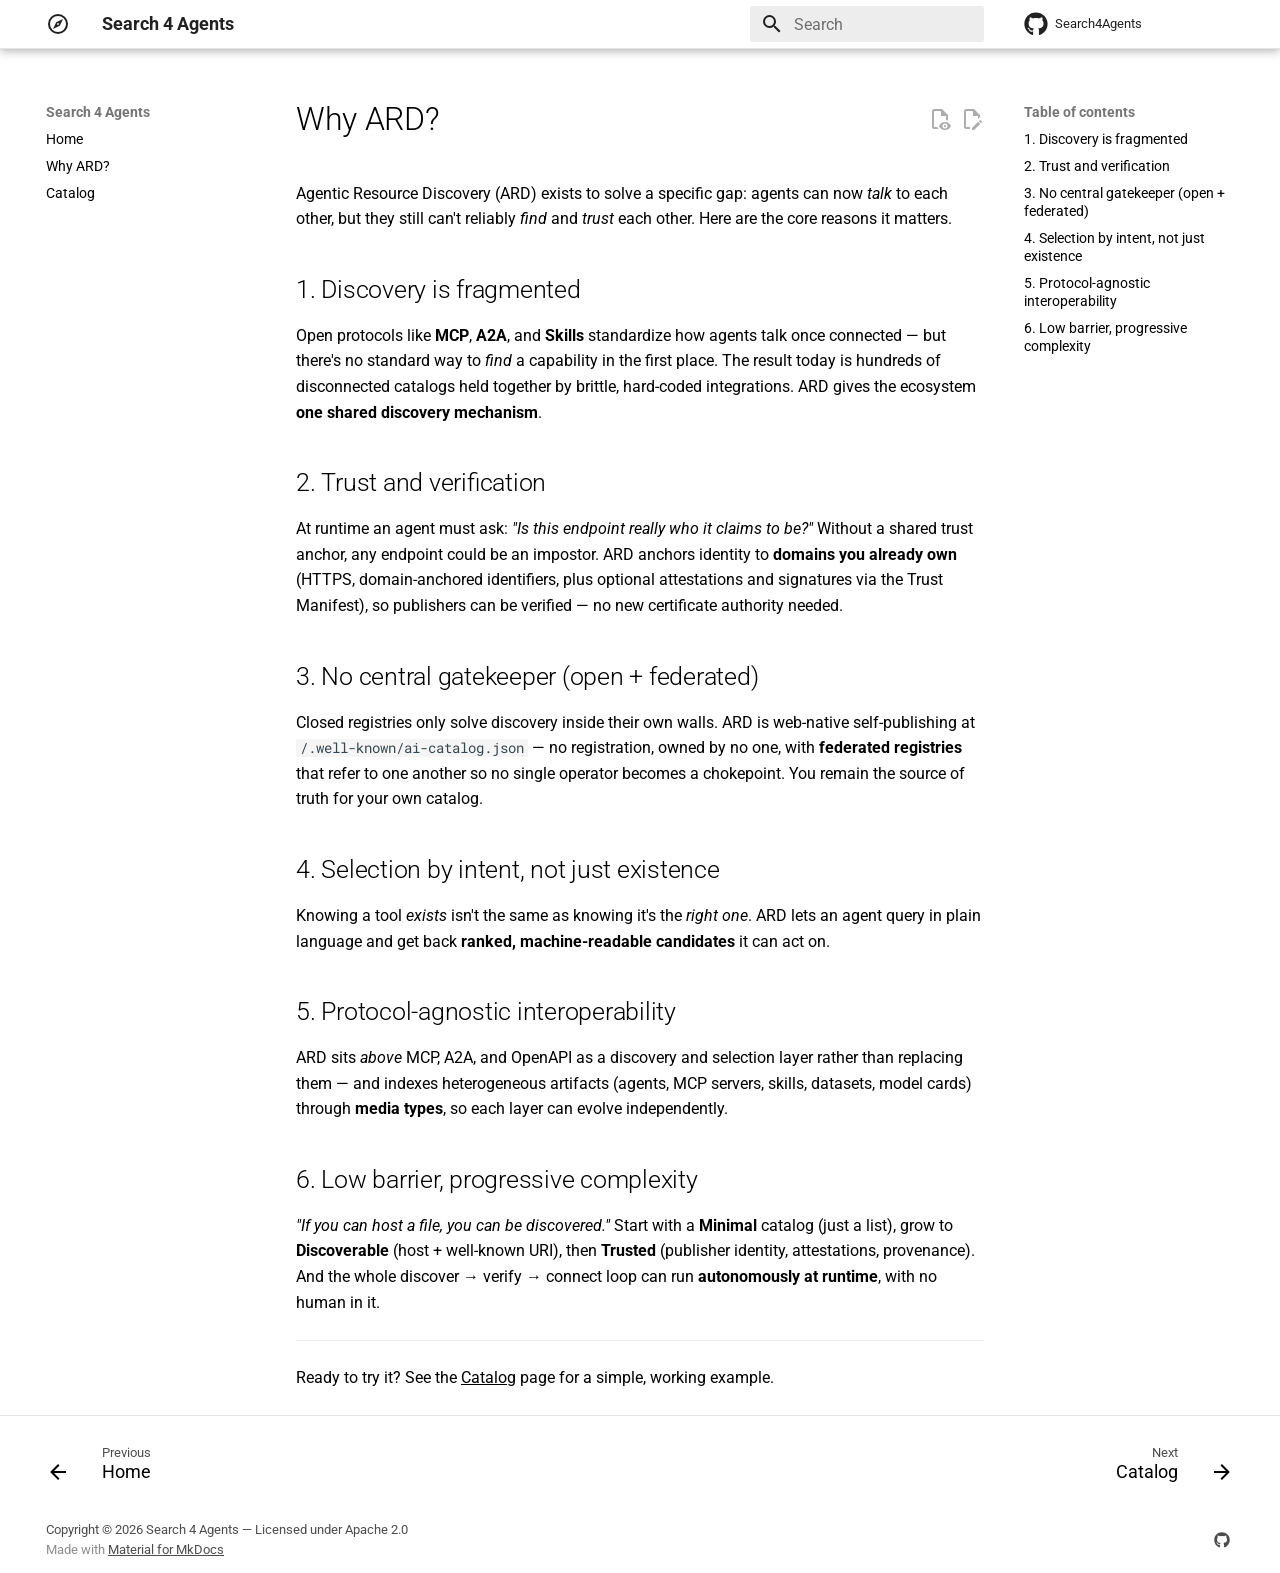
<file: why-ard/index.html>
<!doctype html>
<html lang="en" class="no-js">
  <head>
    
      <meta charset="utf-8">
      <meta name="viewport" content="width=device-width,initial-scale=1">
      
        <meta name="description" content="Search 4 Agents is an education and information site about Agentic Resource Discovery — how to publish, find, and verify agents, MCP servers, and skills on the open web.">
      
      
        <meta name="author" content="Search 4 Agents">
      
      
        <link rel="canonical" href="https://search4agents.github.io/why-ard/">
      
      
        <link rel="prev" href="..">
      
      
        <link rel="next" href="../catalog/">
      
      
        
      
      
      <link rel="icon" href="../assets/images/favicon.png">
      <meta name="generator" content="mkdocs-1.6.1, mkdocs-material-9.7.6">
    
    
      
        <title>Why ARD? - Search 4 Agents</title>
      
    
    
      <link rel="stylesheet" href="../assets/stylesheets/main.484c7ddc.min.css">
      
        
        <link rel="stylesheet" href="../assets/stylesheets/palette.ab4e12ef.min.css">
      
      


    
    
      
    
    
      
        
        
        <link rel="preconnect" href="https://fonts.gstatic.com" crossorigin>
        <link rel="stylesheet" href="https://fonts.googleapis.com/css?family=Roboto:300,300i,400,400i,700,700i%7CRoboto+Mono:400,400i,700,700i&display=fallback">
        <style>:root{--md-text-font:"Roboto";--md-code-font:"Roboto Mono"}</style>
      
    
    
      <link rel="stylesheet" href="../stylesheets/extra.css">
    
    <script>__md_scope=new URL("..",location),__md_hash=e=>[...e].reduce(((e,_)=>(e<<5)-e+_.charCodeAt(0)),0),__md_get=(e,_=localStorage,t=__md_scope)=>JSON.parse(_.getItem(t.pathname+"."+e)),__md_set=(e,_,t=localStorage,a=__md_scope)=>{try{t.setItem(a.pathname+"."+e,JSON.stringify(_))}catch(e){}}</script>
    
      

    
    
  <link rel="ai-catalog" href="/.well-known/ai-catalog.json" type="application/ai-catalog+json">

  </head>
  
  
    
    
    
    
    
    <body dir="ltr" data-md-color-scheme="default" data-md-color-primary="white" data-md-color-accent="black">
  
    
    <input class="md-toggle" data-md-toggle="drawer" type="checkbox" id="__drawer" autocomplete="off">
    <input class="md-toggle" data-md-toggle="search" type="checkbox" id="__search" autocomplete="off">
    <label class="md-overlay" for="__drawer"></label>
    <div data-md-component="skip">
      
        
        <a href="#why-ard" class="md-skip">
          Skip to content
        </a>
      
    </div>
    <div data-md-component="announce">
      
    </div>
    
    
      

  

<header class="md-header md-header--shadow" data-md-component="header">
  <nav class="md-header__inner md-grid" aria-label="Header">
    <a href=".." title="Search 4 Agents" class="md-header__button md-logo" aria-label="Search 4 Agents" data-md-component="logo">
      
  
  <svg xmlns="http://www.w3.org/2000/svg" viewBox="0 0 24 24"><path d="m7 17 3.2-6.8L17 7l-3.2 6.8zm5-5.9a.9.9 0 0 0-.9.9.9.9 0 0 0 .9.9.9.9 0 0 0 .9-.9.9.9 0 0 0-.9-.9M12 2a10 10 0 0 1 10 10 10 10 0 0 1-10 10A10 10 0 0 1 2 12 10 10 0 0 1 12 2m0 2a8 8 0 0 0-8 8 8 8 0 0 0 8 8 8 8 0 0 0 8-8 8 8 0 0 0-8-8"/></svg>

    </a>
    <label class="md-header__button md-icon" for="__drawer">
      
      <svg xmlns="http://www.w3.org/2000/svg" viewBox="0 0 24 24"><path d="M3 6h18v2H3zm0 5h18v2H3zm0 5h18v2H3z"/></svg>
    </label>
    <div class="md-header__title" data-md-component="header-title">
      <div class="md-header__ellipsis">
        <div class="md-header__topic">
          <span class="md-ellipsis">
            Search 4 Agents
          </span>
        </div>
        <div class="md-header__topic" data-md-component="header-topic">
          <span class="md-ellipsis">
            
              Why ARD?
            
          </span>
        </div>
      </div>
    </div>
    
      
    
    
    
    
      
      
        <label class="md-header__button md-icon" for="__search">
          
          <svg xmlns="http://www.w3.org/2000/svg" viewBox="0 0 24 24"><path d="M9.5 3A6.5 6.5 0 0 1 16 9.5c0 1.61-.59 3.09-1.56 4.23l.27.27h.79l5 5-1.5 1.5-5-5v-.79l-.27-.27A6.52 6.52 0 0 1 9.5 16 6.5 6.5 0 0 1 3 9.5 6.5 6.5 0 0 1 9.5 3m0 2C7 5 5 7 5 9.5S7 14 9.5 14 14 12 14 9.5 12 5 9.5 5"/></svg>
        </label>
        <div class="md-search" data-md-component="search" role="dialog">
  <label class="md-search__overlay" for="__search"></label>
  <div class="md-search__inner" role="search">
    <form class="md-search__form" name="search">
      <input type="text" class="md-search__input" name="query" aria-label="Search" placeholder="Search" autocapitalize="off" autocorrect="off" autocomplete="off" spellcheck="false" data-md-component="search-query" required>
      <label class="md-search__icon md-icon" for="__search">
        
        <svg xmlns="http://www.w3.org/2000/svg" viewBox="0 0 24 24"><path d="M9.5 3A6.5 6.5 0 0 1 16 9.5c0 1.61-.59 3.09-1.56 4.23l.27.27h.79l5 5-1.5 1.5-5-5v-.79l-.27-.27A6.52 6.52 0 0 1 9.5 16 6.5 6.5 0 0 1 3 9.5 6.5 6.5 0 0 1 9.5 3m0 2C7 5 5 7 5 9.5S7 14 9.5 14 14 12 14 9.5 12 5 9.5 5"/></svg>
        
        <svg xmlns="http://www.w3.org/2000/svg" viewBox="0 0 24 24"><path d="M20 11v2H8l5.5 5.5-1.42 1.42L4.16 12l7.92-7.92L13.5 5.5 8 11z"/></svg>
      </label>
      <nav class="md-search__options" aria-label="Search">
        
        <button type="reset" class="md-search__icon md-icon" title="Clear" aria-label="Clear" tabindex="-1">
          
          <svg xmlns="http://www.w3.org/2000/svg" viewBox="0 0 24 24"><path d="M19 6.41 17.59 5 12 10.59 6.41 5 5 6.41 10.59 12 5 17.59 6.41 19 12 13.41 17.59 19 19 17.59 13.41 12z"/></svg>
        </button>
      </nav>
      
        <div class="md-search__suggest" data-md-component="search-suggest"></div>
      
    </form>
    <div class="md-search__output">
      <div class="md-search__scrollwrap" tabindex="0" data-md-scrollfix>
        <div class="md-search-result" data-md-component="search-result">
          <div class="md-search-result__meta">
            Initializing search
          </div>
          <ol class="md-search-result__list" role="presentation"></ol>
        </div>
      </div>
    </div>
  </div>
</div>
      
    
    
      <div class="md-header__source">
        <a href="https://github.com/Search4Agents/Search4Agents" title="Go to repository" class="md-source" data-md-component="source">
  <div class="md-source__icon md-icon">
    
    <svg xmlns="http://www.w3.org/2000/svg" viewBox="0 0 512 512"><!--! Font Awesome Free 7.1.0 by @fontawesome - https://fontawesome.com License - https://fontawesome.com/license/free (Icons: CC BY 4.0, Fonts: SIL OFL 1.1, Code: MIT License) Copyright 2025 Fonticons, Inc.--><path d="M173.9 397.4c0 2-2.3 3.6-5.2 3.6-3.3.3-5.6-1.3-5.6-3.6 0-2 2.3-3.6 5.2-3.6 3-.3 5.6 1.3 5.6 3.6m-31.1-4.5c-.7 2 1.3 4.3 4.3 4.9 2.6 1 5.6 0 6.2-2s-1.3-4.3-4.3-5.2c-2.6-.7-5.5.3-6.2 2.3m44.2-1.7c-2.9.7-4.9 2.6-4.6 4.9.3 2 2.9 3.3 5.9 2.6 2.9-.7 4.9-2.6 4.6-4.6-.3-1.9-3-3.2-5.9-2.9M252.8 8C114.1 8 8 113.3 8 252c0 110.9 69.8 205.8 169.5 239.2 12.8 2.3 17.3-5.6 17.3-12.1 0-6.2-.3-40.4-.3-61.4 0 0-70 15-84.7-29.8 0 0-11.4-29.1-27.8-36.6 0 0-22.9-15.7 1.6-15.4 0 0 24.9 2 38.6 25.8 21.9 38.6 58.6 27.5 72.9 20.9 2.3-16 8.8-27.1 16-33.7-55.9-6.2-112.3-14.3-112.3-110.5 0-27.5 7.6-41.3 23.6-58.9-2.6-6.5-11.1-33.3 2.6-67.9 20.9-6.5 69 27 69 27 20-5.6 41.5-8.5 62.8-8.5s42.8 2.9 62.8 8.5c0 0 48.1-33.6 69-27 13.7 34.7 5.2 61.4 2.6 67.9 16 17.7 25.8 31.5 25.8 58.9 0 96.5-58.9 104.2-114.8 110.5 9.2 7.9 17 22.9 17 46.4 0 33.7-.3 75.4-.3 83.6 0 6.5 4.6 14.4 17.3 12.1C436.2 457.8 504 362.9 504 252 504 113.3 391.5 8 252.8 8M105.2 352.9c-1.3 1-1 3.3.7 5.2 1.6 1.6 3.9 2.3 5.2 1 1.3-1 1-3.3-.7-5.2-1.6-1.6-3.9-2.3-5.2-1m-10.8-8.1c-.7 1.3.3 2.9 2.3 3.9 1.6 1 3.6.7 4.3-.7.7-1.3-.3-2.9-2.3-3.9-2-.6-3.6-.3-4.3.7m32.4 35.6c-1.6 1.3-1 4.3 1.3 6.2 2.3 2.3 5.2 2.6 6.5 1 1.3-1.3.7-4.3-1.3-6.2-2.2-2.3-5.2-2.6-6.5-1m-11.4-14.7c-1.6 1-1.6 3.6 0 5.9s4.3 3.3 5.6 2.3c1.6-1.3 1.6-3.9 0-6.2-1.4-2.3-4-3.3-5.6-2"/></svg>
  </div>
  <div class="md-source__repository">
    Search4Agents
  </div>
</a>
      </div>
    
  </nav>
  
</header>
    
    <div class="md-container" data-md-component="container">
      
      
        
          
        
      
      <main class="md-main" data-md-component="main">
        <div class="md-main__inner md-grid">
          
            
              
              <div class="md-sidebar md-sidebar--primary" data-md-component="sidebar" data-md-type="navigation" >
                <div class="md-sidebar__scrollwrap">
                  <div class="md-sidebar__inner">
                    



<nav class="md-nav md-nav--primary" aria-label="Navigation" data-md-level="0">
  <label class="md-nav__title" for="__drawer">
    <a href=".." title="Search 4 Agents" class="md-nav__button md-logo" aria-label="Search 4 Agents" data-md-component="logo">
      
  
  <svg xmlns="http://www.w3.org/2000/svg" viewBox="0 0 24 24"><path d="m7 17 3.2-6.8L17 7l-3.2 6.8zm5-5.9a.9.9 0 0 0-.9.9.9.9 0 0 0 .9.9.9.9 0 0 0 .9-.9.9.9 0 0 0-.9-.9M12 2a10 10 0 0 1 10 10 10 10 0 0 1-10 10A10 10 0 0 1 2 12 10 10 0 0 1 12 2m0 2a8 8 0 0 0-8 8 8 8 0 0 0 8 8 8 8 0 0 0 8-8 8 8 0 0 0-8-8"/></svg>

    </a>
    Search 4 Agents
  </label>
  
    <div class="md-nav__source">
      <a href="https://github.com/Search4Agents/Search4Agents" title="Go to repository" class="md-source" data-md-component="source">
  <div class="md-source__icon md-icon">
    
    <svg xmlns="http://www.w3.org/2000/svg" viewBox="0 0 512 512"><!--! Font Awesome Free 7.1.0 by @fontawesome - https://fontawesome.com License - https://fontawesome.com/license/free (Icons: CC BY 4.0, Fonts: SIL OFL 1.1, Code: MIT License) Copyright 2025 Fonticons, Inc.--><path d="M173.9 397.4c0 2-2.3 3.6-5.2 3.6-3.3.3-5.6-1.3-5.6-3.6 0-2 2.3-3.6 5.2-3.6 3-.3 5.6 1.3 5.6 3.6m-31.1-4.5c-.7 2 1.3 4.3 4.3 4.9 2.6 1 5.6 0 6.2-2s-1.3-4.3-4.3-5.2c-2.6-.7-5.5.3-6.2 2.3m44.2-1.7c-2.9.7-4.9 2.6-4.6 4.9.3 2 2.9 3.3 5.9 2.6 2.9-.7 4.9-2.6 4.6-4.6-.3-1.9-3-3.2-5.9-2.9M252.8 8C114.1 8 8 113.3 8 252c0 110.9 69.8 205.8 169.5 239.2 12.8 2.3 17.3-5.6 17.3-12.1 0-6.2-.3-40.4-.3-61.4 0 0-70 15-84.7-29.8 0 0-11.4-29.1-27.8-36.6 0 0-22.9-15.7 1.6-15.4 0 0 24.9 2 38.6 25.8 21.9 38.6 58.6 27.5 72.9 20.9 2.3-16 8.8-27.1 16-33.7-55.9-6.2-112.3-14.3-112.3-110.5 0-27.5 7.6-41.3 23.6-58.9-2.6-6.5-11.1-33.3 2.6-67.9 20.9-6.5 69 27 69 27 20-5.6 41.5-8.5 62.8-8.5s42.8 2.9 62.8 8.5c0 0 48.1-33.6 69-27 13.7 34.7 5.2 61.4 2.6 67.9 16 17.7 25.8 31.5 25.8 58.9 0 96.5-58.9 104.2-114.8 110.5 9.2 7.9 17 22.9 17 46.4 0 33.7-.3 75.4-.3 83.6 0 6.5 4.6 14.4 17.3 12.1C436.2 457.8 504 362.9 504 252 504 113.3 391.5 8 252.8 8M105.2 352.9c-1.3 1-1 3.3.7 5.2 1.6 1.6 3.9 2.3 5.2 1 1.3-1 1-3.3-.7-5.2-1.6-1.6-3.9-2.3-5.2-1m-10.8-8.1c-.7 1.3.3 2.9 2.3 3.9 1.6 1 3.6.7 4.3-.7.7-1.3-.3-2.9-2.3-3.9-2-.6-3.6-.3-4.3.7m32.4 35.6c-1.6 1.3-1 4.3 1.3 6.2 2.3 2.3 5.2 2.6 6.5 1 1.3-1.3.7-4.3-1.3-6.2-2.2-2.3-5.2-2.6-6.5-1m-11.4-14.7c-1.6 1-1.6 3.6 0 5.9s4.3 3.3 5.6 2.3c1.6-1.3 1.6-3.9 0-6.2-1.4-2.3-4-3.3-5.6-2"/></svg>
  </div>
  <div class="md-source__repository">
    Search4Agents
  </div>
</a>
    </div>
  
  <ul class="md-nav__list" data-md-scrollfix>
    
      
      
  
  
  
  
    <li class="md-nav__item">
      <a href=".." class="md-nav__link">
        
  
  
  <span class="md-ellipsis">
    
  
    Home
  

    
  </span>
  
  

      </a>
    </li>
  

    
      
      
  
  
    
  
  
  
    <li class="md-nav__item md-nav__item--active">
      
      <input class="md-nav__toggle md-toggle" type="checkbox" id="__toc">
      
      
        
      
      
        <label class="md-nav__link md-nav__link--active" for="__toc">
          
  
  
  <span class="md-ellipsis">
    
  
    Why ARD?
  

    
  </span>
  
  

          <span class="md-nav__icon md-icon"></span>
        </label>
      
      <a href="./" class="md-nav__link md-nav__link--active">
        
  
  
  <span class="md-ellipsis">
    
  
    Why ARD?
  

    
  </span>
  
  

      </a>
      
        

<nav class="md-nav md-nav--secondary" aria-label="Table of contents">
  
  
  
    
  
  
    <label class="md-nav__title" for="__toc">
      <span class="md-nav__icon md-icon"></span>
      Table of contents
    </label>
    <ul class="md-nav__list" data-md-component="toc" data-md-scrollfix>
      
        <li class="md-nav__item">
  <a href="#1-discovery-is-fragmented" class="md-nav__link">
    <span class="md-ellipsis">
      
        1. Discovery is fragmented
      
    </span>
  </a>
  
</li>
      
        <li class="md-nav__item">
  <a href="#2-trust-and-verification" class="md-nav__link">
    <span class="md-ellipsis">
      
        2. Trust and verification
      
    </span>
  </a>
  
</li>
      
        <li class="md-nav__item">
  <a href="#3-no-central-gatekeeper-open-federated" class="md-nav__link">
    <span class="md-ellipsis">
      
        3. No central gatekeeper (open + federated)
      
    </span>
  </a>
  
</li>
      
        <li class="md-nav__item">
  <a href="#4-selection-by-intent-not-just-existence" class="md-nav__link">
    <span class="md-ellipsis">
      
        4. Selection by intent, not just existence
      
    </span>
  </a>
  
</li>
      
        <li class="md-nav__item">
  <a href="#5-protocol-agnostic-interoperability" class="md-nav__link">
    <span class="md-ellipsis">
      
        5. Protocol-agnostic interoperability
      
    </span>
  </a>
  
</li>
      
        <li class="md-nav__item">
  <a href="#6-low-barrier-progressive-complexity" class="md-nav__link">
    <span class="md-ellipsis">
      
        6. Low barrier, progressive complexity
      
    </span>
  </a>
  
</li>
      
    </ul>
  
</nav>
      
    </li>
  

    
      
      
  
  
  
  
    <li class="md-nav__item">
      <a href="../catalog/" class="md-nav__link">
        
  
  
  <span class="md-ellipsis">
    
  
    Catalog
  

    
  </span>
  
  

      </a>
    </li>
  

    
  </ul>
</nav>
                  </div>
                </div>
              </div>
            
            
              
              <div class="md-sidebar md-sidebar--secondary" data-md-component="sidebar" data-md-type="toc" >
                <div class="md-sidebar__scrollwrap">
                  <div class="md-sidebar__inner">
                    

<nav class="md-nav md-nav--secondary" aria-label="Table of contents">
  
  
  
    
  
  
    <label class="md-nav__title" for="__toc">
      <span class="md-nav__icon md-icon"></span>
      Table of contents
    </label>
    <ul class="md-nav__list" data-md-component="toc" data-md-scrollfix>
      
        <li class="md-nav__item">
  <a href="#1-discovery-is-fragmented" class="md-nav__link">
    <span class="md-ellipsis">
      
        1. Discovery is fragmented
      
    </span>
  </a>
  
</li>
      
        <li class="md-nav__item">
  <a href="#2-trust-and-verification" class="md-nav__link">
    <span class="md-ellipsis">
      
        2. Trust and verification
      
    </span>
  </a>
  
</li>
      
        <li class="md-nav__item">
  <a href="#3-no-central-gatekeeper-open-federated" class="md-nav__link">
    <span class="md-ellipsis">
      
        3. No central gatekeeper (open + federated)
      
    </span>
  </a>
  
</li>
      
        <li class="md-nav__item">
  <a href="#4-selection-by-intent-not-just-existence" class="md-nav__link">
    <span class="md-ellipsis">
      
        4. Selection by intent, not just existence
      
    </span>
  </a>
  
</li>
      
        <li class="md-nav__item">
  <a href="#5-protocol-agnostic-interoperability" class="md-nav__link">
    <span class="md-ellipsis">
      
        5. Protocol-agnostic interoperability
      
    </span>
  </a>
  
</li>
      
        <li class="md-nav__item">
  <a href="#6-low-barrier-progressive-complexity" class="md-nav__link">
    <span class="md-ellipsis">
      
        6. Low barrier, progressive complexity
      
    </span>
  </a>
  
</li>
      
    </ul>
  
</nav>
                  </div>
                </div>
              </div>
            
          
          
            <div class="md-content" data-md-component="content">
              
              <article class="md-content__inner md-typeset">
                
                  


  
    <a href="https://github.com/Search4Agents/Search4Agents/edit/main/docs/why-ard.md" title="Edit this page" class="md-content__button md-icon" rel="edit">
      
      <svg xmlns="http://www.w3.org/2000/svg" viewBox="0 0 24 24"><path d="M10 20H6V4h7v5h5v3.1l2-2V8l-6-6H6c-1.1 0-2 .9-2 2v16c0 1.1.9 2 2 2h4zm10.2-7c.1 0 .3.1.4.2l1.3 1.3c.2.2.2.6 0 .8l-1 1-2.1-2.1 1-1c.1-.1.2-.2.4-.2m0 3.9L14.1 23H12v-2.1l6.1-6.1z"/></svg>
    </a>
  
  
    
      
    
    <a href="https://github.com/Search4Agents/Search4Agents/raw/main/docs/why-ard.md" title="View source of this page" class="md-content__button md-icon">
      
      <svg xmlns="http://www.w3.org/2000/svg" viewBox="0 0 24 24"><path d="M17 18c.56 0 1 .44 1 1s-.44 1-1 1-1-.44-1-1 .44-1 1-1m0-3c-2.73 0-5.06 1.66-6 4 .94 2.34 3.27 4 6 4s5.06-1.66 6-4c-.94-2.34-3.27-4-6-4m0 6.5a2.5 2.5 0 0 1-2.5-2.5 2.5 2.5 0 0 1 2.5-2.5 2.5 2.5 0 0 1 2.5 2.5 2.5 2.5 0 0 1-2.5 2.5M9.27 20H6V4h7v5h5v4.07c.7.08 1.36.25 2 .49V8l-6-6H6a2 2 0 0 0-2 2v16a2 2 0 0 0 2 2h4.5a8.2 8.2 0 0 1-1.23-2"/></svg>
    </a>
  


<h1 id="why-ard">Why ARD?<a class="headerlink" href="#why-ard" title="Permanent link">&para;</a></h1>
<p>Agentic Resource Discovery (ARD) exists to solve a specific gap: agents can now
<em>talk</em> to each other, but they still can't reliably <em>find</em> and <em>trust</em> each
other. Here are the core reasons it matters.</p>
<h2 id="1-discovery-is-fragmented">1. Discovery is fragmented<a class="headerlink" href="#1-discovery-is-fragmented" title="Permanent link">&para;</a></h2>
<p>Open protocols like <strong>MCP</strong>, <strong>A2A</strong>, and <strong>Skills</strong> standardize how agents talk
once connected — but there's no standard way to <em>find</em> a capability in the first
place. The result today is hundreds of disconnected catalogs held together by
brittle, hard-coded integrations. ARD gives the ecosystem <strong>one shared discovery
mechanism</strong>.</p>
<h2 id="2-trust-and-verification">2. Trust and verification<a class="headerlink" href="#2-trust-and-verification" title="Permanent link">&para;</a></h2>
<p>At runtime an agent must ask: <em>"Is this endpoint really who it claims to be?"</em>
Without a shared trust anchor, any endpoint could be an impostor. ARD anchors
identity to <strong>domains you already own</strong> (HTTPS, domain-anchored identifiers, plus
optional attestations and signatures via the Trust Manifest), so publishers can
be verified — no new certificate authority needed.</p>
<h2 id="3-no-central-gatekeeper-open-federated">3. No central gatekeeper (open + federated)<a class="headerlink" href="#3-no-central-gatekeeper-open-federated" title="Permanent link">&para;</a></h2>
<p>Closed registries only solve discovery inside their own walls. ARD is web-native
self-publishing at <code>/.well-known/ai-catalog.json</code> — no registration, owned by no
one, with <strong>federated registries</strong> that refer to one another so no single
operator becomes a chokepoint. You remain the source of truth for your own
catalog.</p>
<h2 id="4-selection-by-intent-not-just-existence">4. Selection by intent, not just existence<a class="headerlink" href="#4-selection-by-intent-not-just-existence" title="Permanent link">&para;</a></h2>
<p>Knowing a tool <em>exists</em> isn't the same as knowing it's the <em>right one</em>. ARD lets
an agent query in plain language and get back <strong>ranked, machine-readable
candidates</strong> it can act on.</p>
<h2 id="5-protocol-agnostic-interoperability">5. Protocol-agnostic interoperability<a class="headerlink" href="#5-protocol-agnostic-interoperability" title="Permanent link">&para;</a></h2>
<p>ARD sits <em>above</em> MCP, A2A, and OpenAPI as a discovery and selection layer rather
than replacing them — and indexes heterogeneous artifacts (agents, MCP servers,
skills, datasets, model cards) through <strong>media types</strong>, so each layer can evolve
independently.</p>
<h2 id="6-low-barrier-progressive-complexity">6. Low barrier, progressive complexity<a class="headerlink" href="#6-low-barrier-progressive-complexity" title="Permanent link">&para;</a></h2>
<p><em>"If you can host a file, you can be discovered."</em> Start with a <strong>Minimal</strong>
catalog (just a list), grow to <strong>Discoverable</strong> (host + well-known URI), then
<strong>Trusted</strong> (publisher identity, attestations, provenance). And the whole
discover → verify → connect loop can run <strong>autonomously at runtime</strong>, with no
human in it.</p>
<hr />
<p>Ready to try it? See the <a href="../catalog/">Catalog</a> page for a simple, working
example.</p>












                
              </article>
            </div>
          
          
<script>var target=document.getElementById(location.hash.slice(1));target&&target.name&&(target.checked=target.name.startsWith("__tabbed_"))</script>
        </div>
        
          <button type="button" class="md-top md-icon" data-md-component="top" hidden>
  
  <svg xmlns="http://www.w3.org/2000/svg" viewBox="0 0 24 24"><path d="M13 20h-2V8l-5.5 5.5-1.42-1.42L12 4.16l7.92 7.92-1.42 1.42L13 8z"/></svg>
  Back to top
</button>
        
      </main>
      
        <footer class="md-footer">
  
    
      
      <nav class="md-footer__inner md-grid" aria-label="Footer" >
        
          
          <a href=".." class="md-footer__link md-footer__link--prev" aria-label="Previous: Home">
            <div class="md-footer__button md-icon">
              
              <svg xmlns="http://www.w3.org/2000/svg" viewBox="0 0 24 24"><path d="M20 11v2H8l5.5 5.5-1.42 1.42L4.16 12l7.92-7.92L13.5 5.5 8 11z"/></svg>
            </div>
            <div class="md-footer__title">
              <span class="md-footer__direction">
                Previous
              </span>
              <div class="md-ellipsis">
                Home
              </div>
            </div>
          </a>
        
        
          
          <a href="../catalog/" class="md-footer__link md-footer__link--next" aria-label="Next: Catalog">
            <div class="md-footer__title">
              <span class="md-footer__direction">
                Next
              </span>
              <div class="md-ellipsis">
                Catalog
              </div>
            </div>
            <div class="md-footer__button md-icon">
              
              <svg xmlns="http://www.w3.org/2000/svg" viewBox="0 0 24 24"><path d="M4 11v2h12l-5.5 5.5 1.42 1.42L19.84 12l-7.92-7.92L10.5 5.5 16 11z"/></svg>
            </div>
          </a>
        
      </nav>
    
  
  <div class="md-footer-meta md-typeset">
    <div class="md-footer-meta__inner md-grid">
      <div class="md-copyright">
  
    <div class="md-copyright__highlight">
      Copyright &copy; 2026 Search 4 Agents — Licensed under Apache 2.0
    </div>
  
  
    Made with
    <a href="https://squidfunk.github.io/mkdocs-material/" target="_blank" rel="noopener">
      Material for MkDocs
    </a>
  
</div>
      
        
<div class="md-social">
  
    
    
    
    
    <a href="https://github.com/Search4Agents/Search4Agents" target="_blank" rel="noopener" title="Search 4 Agents on GitHub" class="md-social__link">
      <svg xmlns="http://www.w3.org/2000/svg" viewBox="0 0 512 512"><!--! Font Awesome Free 7.1.0 by @fontawesome - https://fontawesome.com License - https://fontawesome.com/license/free (Icons: CC BY 4.0, Fonts: SIL OFL 1.1, Code: MIT License) Copyright 2025 Fonticons, Inc.--><path d="M173.9 397.4c0 2-2.3 3.6-5.2 3.6-3.3.3-5.6-1.3-5.6-3.6 0-2 2.3-3.6 5.2-3.6 3-.3 5.6 1.3 5.6 3.6m-31.1-4.5c-.7 2 1.3 4.3 4.3 4.9 2.6 1 5.6 0 6.2-2s-1.3-4.3-4.3-5.2c-2.6-.7-5.5.3-6.2 2.3m44.2-1.7c-2.9.7-4.9 2.6-4.6 4.9.3 2 2.9 3.3 5.9 2.6 2.9-.7 4.9-2.6 4.6-4.6-.3-1.9-3-3.2-5.9-2.9M252.8 8C114.1 8 8 113.3 8 252c0 110.9 69.8 205.8 169.5 239.2 12.8 2.3 17.3-5.6 17.3-12.1 0-6.2-.3-40.4-.3-61.4 0 0-70 15-84.7-29.8 0 0-11.4-29.1-27.8-36.6 0 0-22.9-15.7 1.6-15.4 0 0 24.9 2 38.6 25.8 21.9 38.6 58.6 27.5 72.9 20.9 2.3-16 8.8-27.1 16-33.7-55.9-6.2-112.3-14.3-112.3-110.5 0-27.5 7.6-41.3 23.6-58.9-2.6-6.5-11.1-33.3 2.6-67.9 20.9-6.5 69 27 69 27 20-5.6 41.5-8.5 62.8-8.5s42.8 2.9 62.8 8.5c0 0 48.1-33.6 69-27 13.7 34.7 5.2 61.4 2.6 67.9 16 17.7 25.8 31.5 25.8 58.9 0 96.5-58.9 104.2-114.8 110.5 9.2 7.9 17 22.9 17 46.4 0 33.7-.3 75.4-.3 83.6 0 6.5 4.6 14.4 17.3 12.1C436.2 457.8 504 362.9 504 252 504 113.3 391.5 8 252.8 8M105.2 352.9c-1.3 1-1 3.3.7 5.2 1.6 1.6 3.9 2.3 5.2 1 1.3-1 1-3.3-.7-5.2-1.6-1.6-3.9-2.3-5.2-1m-10.8-8.1c-.7 1.3.3 2.9 2.3 3.9 1.6 1 3.6.7 4.3-.7.7-1.3-.3-2.9-2.3-3.9-2-.6-3.6-.3-4.3.7m32.4 35.6c-1.6 1.3-1 4.3 1.3 6.2 2.3 2.3 5.2 2.6 6.5 1 1.3-1.3.7-4.3-1.3-6.2-2.2-2.3-5.2-2.6-6.5-1m-11.4-14.7c-1.6 1-1.6 3.6 0 5.9s4.3 3.3 5.6 2.3c1.6-1.3 1.6-3.9 0-6.2-1.4-2.3-4-3.3-5.6-2"/></svg>
    </a>
  
</div>
      
    </div>
  </div>
</footer>
      
    </div>
    <div class="md-dialog" data-md-component="dialog">
      <div class="md-dialog__inner md-typeset"></div>
    </div>
    
    
    
      
      
      <script id="__config" type="application/json">{"annotate": null, "base": "..", "features": ["navigation.instant", "navigation.tracking", "navigation.top", "navigation.footer", "content.code.copy", "content.action.edit", "content.action.view", "search.suggest", "search.highlight", "toc.follow"], "search": "../assets/javascripts/workers/search.2c215733.min.js", "tags": null, "translations": {"clipboard.copied": "Copied to clipboard", "clipboard.copy": "Copy to clipboard", "search.result.more.one": "1 more on this page", "search.result.more.other": "# more on this page", "search.result.none": "No matching documents", "search.result.one": "1 matching document", "search.result.other": "# matching documents", "search.result.placeholder": "Type to start searching", "search.result.term.missing": "Missing", "select.version": "Select version"}, "version": null}</script>
    
    
      <script src="../assets/javascripts/bundle.79ae519e.min.js"></script>
      
    
  </body>
</html>
</file>
<file: stylesheets/extra.css>
/* Monochrome theme: white surfaces, black text.
   Scoped to the active color scheme so these win over Material's
   scheme-scoped variable definitions. */

[data-md-color-scheme="default"] {
  --md-default-bg-color: #ffffff;   /* page background */
  --md-default-fg-color: #000000;   /* general foreground */
  --md-typeset-color: #000000;      /* body text */
  --md-primary-fg-color: #ffffff;   /* header surface */
  --md-accent-fg-color: #000000;    /* hovers */
  --md-typeset-a-color: #000000;    /* links */

  /* White footer with black text. */
  --md-footer-bg-color: #ffffff;
  --md-footer-bg-color--dark: #ffffff;
  --md-footer-fg-color: #000000;
  --md-footer-fg-color--light: rgba(0, 0, 0, 0.7);
  --md-footer-fg-color--lighter: rgba(0, 0, 0, 0.45);
}

/* Robust fallback: paint the footer surfaces white directly. */
.md-footer,
.md-footer-meta {
  background-color: #ffffff;
  color: #000000;
}

/* Subtle separators so the white header/footer don't merge with content. */
.md-header {
  border-bottom: 1px solid rgba(0, 0, 0, 0.1);
}

.md-footer {
  border-top: 1px solid rgba(0, 0, 0, 0.1);
}

/* Content links: black, underlined for clarity (buttons excluded). */
.md-typeset a:not(.md-button) {
  text-decoration: underline;
}

.md-typeset a:not(.md-button):hover,
.md-typeset a:not(.md-button):focus {
  opacity: 0.7;
}

/* Headings in pure black. */
.md-typeset h1,
.md-typeset h2,
.md-typeset h3,
.md-typeset h4,
.md-typeset h5,
.md-typeset h6 {
  color: #000000;
}

/* Keep the primary call-to-action button visible on white surfaces. */
.md-typeset .md-button--primary {
  background-color: #000000;
  border-color: #000000;
  color: #ffffff;
}

.md-typeset .md-button--primary:hover,
.md-typeset .md-button--primary:focus {
  background-color: #333333;
  border-color: #333333;
  color: #ffffff;
}
</file>
<file: assets/stylesheets/main.484c7ddc.min.css>
@charset "UTF-8";html{-webkit-text-size-adjust:none;-moz-text-size-adjust:none;text-size-adjust:none;box-sizing:border-box}*,:after,:before{box-sizing:inherit}@media (prefers-reduced-motion){*,:after,:before{transition:none!important}}body{margin:0}a,button,input,label{-webkit-tap-highlight-color:transparent}a{color:inherit;text-decoration:none}hr{border:0;box-sizing:initial;display:block;height:.05rem;overflow:visible;padding:0}small{font-size:80%}sub,sup{line-height:1em}img{border-style:none}table{border-collapse:initial;border-spacing:0}td,th{font-weight:400;vertical-align:top}button{background:#0000;border:0;font-family:inherit;font-size:inherit;margin:0;padding:0}input{border:0;outline:none}:root{--md-primary-fg-color:#4051b5;--md-primary-fg-color--light:#5d6cc0;--md-primary-fg-color--dark:#303fa1;--md-primary-bg-color:#fff;--md-primary-bg-color--light:#ffffffb3;--md-accent-fg-color:#526cfe;--md-accent-fg-color--transparent:#526cfe1a;--md-accent-bg-color:#fff;--md-accent-bg-color--light:#ffffffb3}[data-md-color-scheme=default]{color-scheme:light}[data-md-color-scheme=default] img[src$="#gh-dark-mode-only"],[data-md-color-scheme=default] img[src$="#only-dark"]{display:none}:root,[data-md-color-scheme=default]{--md-hue:225deg;--md-default-fg-color:#000000de;--md-default-fg-color--light:#0000008a;--md-default-fg-color--lighter:#00000052;--md-default-fg-color--lightest:#00000012;--md-default-bg-color:#fff;--md-default-bg-color--light:#ffffffb3;--md-default-bg-color--lighter:#ffffff4d;--md-default-bg-color--lightest:#ffffff1f;--md-code-fg-color:#36464e;--md-code-bg-color:#f5f5f5;--md-code-bg-color--light:#f5f5f5b3;--md-code-bg-color--lighter:#f5f5f54d;--md-code-hl-color:#4287ff;--md-code-hl-color--light:#4287ff1a;--md-code-hl-number-color:#d52a2a;--md-code-hl-special-color:#db1457;--md-code-hl-function-color:#a846b9;--md-code-hl-constant-color:#6e59d9;--md-code-hl-keyword-color:#3f6ec6;--md-code-hl-string-color:#1c7d4d;--md-code-hl-name-color:var(--md-code-fg-color);--md-code-hl-operator-color:var(--md-default-fg-color--light);--md-code-hl-punctuation-color:var(--md-default-fg-color--light);--md-code-hl-comment-color:var(--md-default-fg-color--light);--md-code-hl-generic-color:var(--md-default-fg-color--light);--md-code-hl-variable-color:var(--md-default-fg-color--light);--md-typeset-color:var(--md-default-fg-color);--md-typeset-a-color:var(--md-primary-fg-color);--md-typeset-del-color:#f5503d26;--md-typeset-ins-color:#0bd57026;--md-typeset-kbd-color:#fafafa;--md-typeset-kbd-accent-color:#fff;--md-typeset-kbd-border-color:#b8b8b8;--md-typeset-mark-color:#ffff0080;--md-typeset-table-color:#0000001f;--md-typeset-table-color--light:rgba(0,0,0,.035);--md-admonition-fg-color:var(--md-default-fg-color);--md-admonition-bg-color:var(--md-default-bg-color);--md-warning-fg-color:#000000de;--md-warning-bg-color:#ff9;--md-footer-fg-color:#fff;--md-footer-fg-color--light:#ffffffb3;--md-footer-fg-color--lighter:#ffffff73;--md-footer-bg-color:#000000de;--md-footer-bg-color--dark:#00000052;--md-shadow-z1:0 0.2rem 0.5rem #0000000d,0 0 0.05rem #0000001a;--md-shadow-z2:0 0.2rem 0.5rem #0000001a,0 0 0.05rem #00000040;--md-shadow-z3:0 0.2rem 0.5rem #0003,0 0 0.05rem #00000059}.md-icon svg{fill:currentcolor;display:block;height:1.2rem;width:1.2rem}body{-webkit-font-smoothing:antialiased;-moz-osx-font-smoothing:grayscale;--md-text-font-family:var(--md-text-font,_),-apple-system,BlinkMacSystemFont,Helvetica,Arial,sans-serif;--md-code-font-family:var(--md-code-font,_),SFMono-Regular,Consolas,Menlo,monospace}aside,body,input{font-feature-settings:"kern","liga";color:var(--md-typeset-color);font-family:var(--md-text-font-family)}code,kbd,pre{font-feature-settings:"kern";font-family:var(--md-code-font-family)}:root{--md-typeset-table-sort-icon:url('data:image/svg+xml;charset=utf-8,<svg xmlns="http://www.w3.org/2000/svg" viewBox="0 0 24 24"><path d="m18 21-4-4h3V7h-3l4-4 4 4h-3v10h3M2 19v-2h10v2M2 13v-2h7v2M2 7V5h4v2z"/></svg>');--md-typeset-table-sort-icon--asc:url('data:image/svg+xml;charset=utf-8,<svg xmlns="http://www.w3.org/2000/svg" viewBox="0 0 24 24"><path d="M19 17h3l-4 4-4-4h3V3h2M2 17h10v2H2M6 5v2H2V5m0 6h7v2H2z"/></svg>');--md-typeset-table-sort-icon--desc:url('data:image/svg+xml;charset=utf-8,<svg xmlns="http://www.w3.org/2000/svg" viewBox="0 0 24 24"><path d="M19 7h3l-4-4-4 4h3v14h2M2 17h10v2H2M6 5v2H2V5m0 6h7v2H2z"/></svg>')}.md-typeset{-webkit-print-color-adjust:exact;color-adjust:exact;font-size:.8rem;line-height:1.6;overflow-wrap:break-word}@media print{.md-typeset{font-size:.68rem}}.md-typeset blockquote,.md-typeset dl,.md-typeset figure,.md-typeset ol,.md-typeset pre,.md-typeset ul{margin-bottom:1em;margin-top:1em}.md-typeset h1{color:var(--md-default-fg-color--light);font-size:2em;line-height:1.3;margin:0 0 1.25em}.md-typeset h1,.md-typeset h2{font-weight:300;letter-spacing:-.01em}.md-typeset h2{font-size:1.5625em;line-height:1.4;margin:1.6em 0 .64em}.md-typeset h3{font-size:1.25em;font-weight:400;letter-spacing:-.01em;line-height:1.5;margin:1.6em 0 .8em}.md-typeset h2+h3{margin-top:.8em}.md-typeset h4{font-weight:700;letter-spacing:-.01em;margin:1em 0}.md-typeset h5,.md-typeset h6{color:var(--md-default-fg-color--light);font-size:.8em;font-weight:700;letter-spacing:-.01em;margin:1.25em 0}.md-typeset h5{text-transform:uppercase}.md-typeset h5 code{text-transform:none}.md-typeset hr{border-bottom:.05rem solid var(--md-default-fg-color--lightest);display:flow-root;margin:1.5em 0}.md-typeset a{color:var(--md-typeset-a-color);word-break:break-word}.md-typeset a,.md-typeset a:before{transition:color 125ms}.md-typeset a:focus,.md-typeset a:hover{color:var(--md-accent-fg-color)}.md-typeset a:focus code,.md-typeset a:hover code{background-color:var(--md-accent-fg-color--transparent);color:var(--md-accent-fg-color)}.md-typeset a code{color:var(--md-typeset-a-color)}.md-typeset a.focus-visible{outline-color:var(--md-accent-fg-color);outline-offset:.2rem}.md-typeset code,.md-typeset kbd,.md-typeset pre{color:var(--md-code-fg-color);direction:ltr;font-variant-ligatures:none;transition:background-color 125ms}@media print{.md-typeset code,.md-typeset kbd,.md-typeset pre{white-space:pre-wrap}}.md-typeset code{background-color:var(--md-code-bg-color);border-radius:.1rem;-webkit-box-decoration-break:clone;box-decoration-break:clone;font-size:.85em;padding:0 .2941176471em;transition:color 125ms,background-color 125ms;word-break:break-word}.md-typeset code:not(.focus-visible){-webkit-tap-highlight-color:transparent;outline:none}.md-typeset pre{display:flow-root;line-height:1.4;position:relative}.md-typeset pre>code{-webkit-box-decoration-break:slice;box-decoration-break:slice;box-shadow:none;display:block;margin:0;outline-color:var(--md-accent-fg-color);overflow:auto;padding:.7720588235em 1.1764705882em;scrollbar-color:var(--md-default-fg-color--lighter) #0000;scrollbar-width:thin;touch-action:auto;word-break:normal}.md-typeset pre>code:hover{scrollbar-color:var(--md-accent-fg-color) #0000}.md-typeset pre>code::-webkit-scrollbar{height:.2rem;width:.2rem}.md-typeset pre>code::-webkit-scrollbar-thumb{background-color:var(--md-default-fg-color--lighter)}.md-typeset pre>code::-webkit-scrollbar-thumb:hover{background-color:var(--md-accent-fg-color)}.md-typeset kbd{background-color:var(--md-typeset-kbd-color);border-radius:.1rem;box-shadow:0 .1rem 0 .05rem var(--md-typeset-kbd-border-color),0 .1rem 0 var(--md-typeset-kbd-border-color),0 -.1rem .2rem var(--md-typeset-kbd-accent-color) inset;color:var(--md-default-fg-color);display:inline-block;font-size:.75em;padding:0 .6666666667em;vertical-align:text-top;word-break:break-word}.md-typeset mark{background-color:var(--md-typeset-mark-color);-webkit-box-decoration-break:clone;box-decoration-break:clone;color:inherit;word-break:break-word}.md-typeset abbr{cursor:help;text-decoration:none}.md-typeset [data-preview],.md-typeset abbr{border-bottom:.05rem dotted var(--md-default-fg-color--light)}.md-typeset small{opacity:.75}[dir=ltr] .md-typeset sub,[dir=ltr] .md-typeset sup{margin-left:.078125em}[dir=rtl] .md-typeset sub,[dir=rtl] .md-typeset sup{margin-right:.078125em}[dir=ltr] .md-typeset blockquote{padding-left:.6rem}[dir=rtl] .md-typeset blockquote{padding-right:.6rem}[dir=ltr] .md-typeset blockquote{border-left:.2rem solid var(--md-default-fg-color--lighter)}[dir=rtl] .md-typeset blockquote{border-right:.2rem solid var(--md-default-fg-color--lighter)}.md-typeset blockquote{color:var(--md-default-fg-color--light);margin-left:0;margin-right:0}.md-typeset ul{list-style-type:disc}.md-typeset ul[type]{list-style-type:revert-layer}[dir=ltr] .md-typeset ol,[dir=ltr] .md-typeset ul{margin-left:.625em}[dir=rtl] .md-typeset ol,[dir=rtl] .md-typeset ul{margin-right:.625em}.md-typeset ol,.md-typeset ul{padding:0}.md-typeset ol:not([hidden]),.md-typeset ul:not([hidden]){display:flow-root}.md-typeset ol ol,.md-typeset ul ol{list-style-type:lower-alpha}.md-typeset ol ol ol,.md-typeset ul ol ol{list-style-type:lower-roman}.md-typeset ol ol ol ol,.md-typeset ul ol ol ol{list-style-type:upper-alpha}.md-typeset ol ol ol ol ol,.md-typeset ul ol ol ol ol{list-style-type:upper-roman}.md-typeset ol[type],.md-typeset ul[type]{list-style-type:revert-layer}[dir=ltr] .md-typeset ol li,[dir=ltr] .md-typeset ul li{margin-left:1.25em}[dir=rtl] .md-typeset ol li,[dir=rtl] .md-typeset ul li{margin-right:1.25em}.md-typeset ol li,.md-typeset ul li{margin-bottom:.5em}.md-typeset ol li blockquote,.md-typeset ol li p,.md-typeset ul li blockquote,.md-typeset ul li p{margin:.5em 0}.md-typeset ol li:last-child,.md-typeset ul li:last-child{margin-bottom:0}[dir=ltr] .md-typeset ol li ol,[dir=ltr] .md-typeset ol li ul,[dir=ltr] .md-typeset ul li ol,[dir=ltr] .md-typeset ul li ul{margin-left:.625em}[dir=rtl] .md-typeset ol li ol,[dir=rtl] .md-typeset ol li ul,[dir=rtl] .md-typeset ul li ol,[dir=rtl] .md-typeset ul li ul{margin-right:.625em}.md-typeset ol li ol,.md-typeset ol li ul,.md-typeset ul li ol,.md-typeset ul li ul{margin-bottom:.5em;margin-top:.5em}[dir=ltr] .md-typeset dd{margin-left:1.875em}[dir=rtl] .md-typeset dd{margin-right:1.875em}.md-typeset dd{margin-bottom:1.5em;margin-top:1em}.md-typeset img,.md-typeset svg,.md-typeset video{height:auto;max-width:100%}.md-typeset img[align=left]{margin:1em 1em 1em 0}.md-typeset img[align=right]{margin:1em 0 1em 1em}.md-typeset img[align]:only-child{margin-top:0}.md-typeset figure{display:flow-root;margin:1em auto;max-width:100%;text-align:center;width:fit-content}.md-typeset figure img{display:block;margin:0 auto}.md-typeset figcaption{font-style:italic;margin:1em auto;max-width:24rem}.md-typeset iframe{max-width:100%}.md-typeset table:not([class]){background-color:var(--md-default-bg-color);border:.05rem solid var(--md-typeset-table-color);border-radius:.1rem;display:inline-block;font-size:.64rem;max-width:100%;overflow:auto;touch-action:auto}@media print{.md-typeset table:not([class]){display:table}}.md-typeset table:not([class])+*{margin-top:1.5em}.md-typeset table:not([class]) td>:first-child,.md-typeset table:not([class]) th>:first-child{margin-top:0}.md-typeset table:not([class]) td>:last-child,.md-typeset table:not([class]) th>:last-child{margin-bottom:0}.md-typeset table:not([class]) td:not([align]),.md-typeset table:not([class]) th:not([align]){text-align:left}[dir=rtl] .md-typeset table:not([class]) td:not([align]),[dir=rtl] .md-typeset table:not([class]) th:not([align]){text-align:right}.md-typeset table:not([class]) th{font-weight:700;min-width:5rem;padding:.9375em 1.25em;vertical-align:top}.md-typeset table:not([class]) td{border-top:.05rem solid var(--md-typeset-table-color);padding:.9375em 1.25em;vertical-align:top}.md-typeset table:not([class]) tbody tr{transition:background-color 125ms}.md-typeset table:not([class]) tbody tr:hover{background-color:var(--md-typeset-table-color--light);box-shadow:0 .05rem 0 var(--md-default-bg-color) inset}.md-typeset table:not([class]) a{word-break:normal}.md-typeset table th[role=columnheader]{cursor:pointer}[dir=ltr] .md-typeset table th[role=columnheader]:after{margin-left:.5em}[dir=rtl] .md-typeset table th[role=columnheader]:after{margin-right:.5em}.md-typeset table th[role=columnheader]:after{content:"";display:inline-block;height:1.2em;-webkit-mask-image:var(--md-typeset-table-sort-icon);mask-image:var(--md-typeset-table-sort-icon);-webkit-mask-repeat:no-repeat;mask-repeat:no-repeat;-webkit-mask-size:contain;mask-size:contain;transition:background-color 125ms;vertical-align:text-bottom;width:1.2em}.md-typeset table th[role=columnheader]:hover:after{background-color:var(--md-default-fg-color--lighter)}.md-typeset table th[role=columnheader][aria-sort=ascending]:after{background-color:var(--md-default-fg-color--light);-webkit-mask-image:var(--md-typeset-table-sort-icon--asc);mask-image:var(--md-typeset-table-sort-icon--asc)}.md-typeset table th[role=columnheader][aria-sort=descending]:after{background-color:var(--md-default-fg-color--light);-webkit-mask-image:var(--md-typeset-table-sort-icon--desc);mask-image:var(--md-typeset-table-sort-icon--desc)}.md-typeset__scrollwrap{margin:1em -.8rem;overflow-x:auto;touch-action:auto}.md-typeset__table{display:inline-block;margin-bottom:.5em;padding:0 .8rem}@media print{.md-typeset__table{display:block}}html .md-typeset__table table{display:table;margin:0;overflow:hidden;width:100%}@media screen and (max-width:44.984375em){.md-content__inner>pre{margin:1em -.8rem}.md-content__inner>pre code{border-radius:0}}.md-typeset .md-author{border-radius:100%;display:block;flex-shrink:0;height:1.6rem;overflow:hidden;position:relative;transition:color 125ms,transform 125ms;width:1.6rem}.md-typeset .md-author img{display:block}.md-typeset .md-author--more{background:var(--md-default-fg-color--lightest);color:var(--md-default-fg-color--lighter);font-size:.6rem;font-weight:700;line-height:1.6rem;text-align:center}.md-typeset .md-author--long{height:2.4rem;width:2.4rem}.md-typeset a.md-author{transform:scale(1)}.md-typeset a.md-author img{border-radius:100%;filter:grayscale(100%) opacity(75%);transition:filter 125ms}.md-typeset a.md-author:focus,.md-typeset a.md-author:hover{transform:scale(1.1);z-index:1}.md-typeset a.md-author:focus img,.md-typeset a.md-author:hover img{filter:grayscale(0)}.md-banner{background-color:var(--md-footer-bg-color);color:var(--md-footer-fg-color);overflow:auto}@media print{.md-banner{display:none}}.md-banner--warning{background-color:var(--md-warning-bg-color);color:var(--md-warning-fg-color)}.md-banner__inner{font-size:.7rem;margin:.6rem auto;padding:0 .8rem}[dir=ltr] .md-banner__button{float:right}[dir=rtl] .md-banner__button{float:left}.md-banner__button{color:inherit;cursor:pointer;transition:opacity .25s}.no-js .md-banner__button{display:none}.md-banner__button:hover{opacity:.7}html{font-size:125%;height:100%;overflow-x:hidden}@media screen and (min-width:100em){html{font-size:137.5%}}@media screen and (min-width:125em){html{font-size:150%}}body{background-color:var(--md-default-bg-color);display:flex;flex-direction:column;font-size:.5rem;min-height:100%;position:relative;width:100%}@media print{body{display:block}}@media screen and (max-width:59.984375em){body[data-md-scrolllock]{position:fixed}}.md-grid{margin-left:auto;margin-right:auto;max-width:61rem}.md-container{display:flex;flex-direction:column;flex-grow:1}@media print{.md-container{display:block}}.md-main{flex-grow:1}.md-main__inner{display:flex;height:100%;margin-top:1.5rem}.md-ellipsis{overflow:hidden;text-overflow:ellipsis}.md-toggle{display:none}.md-option{height:0;opacity:0;position:absolute;width:0}.md-option:checked+label:not([hidden]){display:block}.md-option.focus-visible+label{outline-color:var(--md-accent-fg-color);outline-style:auto}.md-skip{background-color:var(--md-default-fg-color);border-radius:.1rem;color:var(--md-default-bg-color);font-size:.64rem;margin:.5rem;opacity:0;outline-color:var(--md-accent-fg-color);padding:.3rem .5rem;position:fixed;transform:translateY(.4rem);z-index:-1}.md-skip:focus{opacity:1;transform:translateY(0);transition:transform .25s cubic-bezier(.4,0,.2,1),opacity 175ms 75ms;z-index:10}@page{margin:25mm}:root{--md-clipboard-icon:url('data:image/svg+xml;charset=utf-8,<svg xmlns="http://www.w3.org/2000/svg" viewBox="0 0 24 24"><path d="M19 21H8V7h11m0-2H8a2 2 0 0 0-2 2v14a2 2 0 0 0 2 2h11a2 2 0 0 0 2-2V7a2 2 0 0 0-2-2m-3-4H4a2 2 0 0 0-2 2v14h2V3h12z"/></svg>')}.md-clipboard{border-radius:.1rem;color:var(--md-default-fg-color--lightest);cursor:pointer;height:1.5em;outline-color:var(--md-accent-fg-color);outline-offset:.1rem;transition:color .25s;width:1.5em;z-index:1}@media print{.md-clipboard{display:none}}.md-clipboard:not(.focus-visible){-webkit-tap-highlight-color:transparent;outline:none}:hover>.md-clipboard{color:var(--md-default-fg-color--light)}.md-clipboard:focus,.md-clipboard:hover{color:var(--md-accent-fg-color)}.md-clipboard:after{background-color:currentcolor;content:"";display:block;height:1.125em;margin:0 auto;-webkit-mask-image:var(--md-clipboard-icon);mask-image:var(--md-clipboard-icon);-webkit-mask-position:center;mask-position:center;-webkit-mask-repeat:no-repeat;mask-repeat:no-repeat;-webkit-mask-size:contain;mask-size:contain;width:1.125em}.md-clipboard--inline{cursor:pointer}.md-clipboard--inline code{transition:color .25s,background-color .25s}.md-clipboard--inline:focus code,.md-clipboard--inline:hover code{background-color:var(--md-accent-fg-color--transparent);color:var(--md-accent-fg-color)}:root{--md-code-select-icon:url('data:image/svg+xml;charset=utf-8,<svg xmlns="http://www.w3.org/2000/svg" viewBox="0 0 24 24"><path d="M19 19h-4v2h4c1.1 0 2-.9 2-2v-4h-2m0-12h-4v2h4v4h2V5c0-1.1-.9-2-2-2M5 5h4V3H5c-1.1 0-2 .9-2 2v4h2m0 6H3v4c0 1.1.9 2 2 2h4v-2H5zm2-4h2v2H7zm4 0h2v2h-2zm4 0h2v2h-2zM7 7h2v2H7zm4 0h2v2h-2zm4 0h2v2h-2zm-8 8h2v2H7zm4 0h2v2h-2zm4 0h2v2h-2z"/></svg>');--md-code-copy-icon:url('data:image/svg+xml;charset=utf-8,<svg xmlns="http://www.w3.org/2000/svg" viewBox="0 0 24 24"><path d="M19 21H8V7h11m0-2H8a2 2 0 0 0-2 2v14a2 2 0 0 0 2 2h11a2 2 0 0 0 2-2V7a2 2 0 0 0-2-2m-3-4H4a2 2 0 0 0-2 2v14h2V3h12z"/></svg>')}.md-typeset .md-code__content{display:grid}.md-code__nav{background-color:var(--md-code-bg-color--lighter);border-radius:.1rem;display:flex;gap:.2rem;padding:.2rem;position:absolute;right:.25em;top:.25em;transition:background-color .25s;z-index:1}:hover>.md-code__nav{background-color:var(--md-code-bg-color--light)}.md-code__button{color:var(--md-default-fg-color--lightest);cursor:pointer;display:block;height:1.5em;outline-color:var(--md-accent-fg-color);outline-offset:.1rem;transition:color .25s;width:1.5em}:hover>*>.md-code__button{color:var(--md-default-fg-color--light)}.md-code__button.focus-visible,.md-code__button:hover{color:var(--md-accent-fg-color)}.md-code__button--active{color:var(--md-default-fg-color)!important}.md-code__button:after{background-color:currentcolor;content:"";display:block;height:1.125em;margin:0 auto;-webkit-mask-position:center;mask-position:center;-webkit-mask-repeat:no-repeat;mask-repeat:no-repeat;-webkit-mask-size:contain;mask-size:contain;width:1.125em}.md-code__button[data-md-type=select]:after{-webkit-mask-image:var(--md-code-select-icon);mask-image:var(--md-code-select-icon)}.md-code__button[data-md-type=copy]:after{-webkit-mask-image:var(--md-code-copy-icon);mask-image:var(--md-code-copy-icon)}@keyframes consent{0%{opacity:0;transform:translateY(100%)}to{opacity:1;transform:translateY(0)}}@keyframes overlay{0%{opacity:0}to{opacity:1}}.md-consent__overlay{animation:overlay .25s both;-webkit-backdrop-filter:blur(.1rem);backdrop-filter:blur(.1rem);background-color:#0000008a;height:100%;opacity:1;position:fixed;top:0;width:100%;z-index:5}.md-consent__inner{animation:consent .5s cubic-bezier(.1,.7,.1,1) both;background-color:var(--md-default-bg-color);border:0;border-radius:.1rem;bottom:0;box-shadow:0 0 .2rem #0000001a,0 .2rem .4rem #0003;max-height:100%;overflow:auto;padding:0;position:fixed;width:100%;z-index:5}.md-consent__form{padding:.8rem}.md-consent__settings{display:none;margin:1em 0}input:checked+.md-consent__settings{display:block}.md-consent__controls{margin-bottom:.8rem}.md-typeset .md-consent__controls .md-button{display:inline}@media screen and (max-width:44.984375em){.md-typeset .md-consent__controls .md-button{display:block;margin-top:.4rem;text-align:center;width:100%}}.md-consent label{cursor:pointer}.md-content{flex-grow:1;min-width:0}.md-content__inner{margin:0 .8rem 1.2rem;padding-top:.6rem}@media screen and (min-width:76.25em){[dir=ltr] .md-sidebar--primary:not([hidden])~.md-content>.md-content__inner{margin-left:1.2rem}[dir=ltr] .md-sidebar--secondary:not([hidden])~.md-content>.md-content__inner,[dir=rtl] .md-sidebar--primary:not([hidden])~.md-content>.md-content__inner{margin-right:1.2rem}[dir=rtl] .md-sidebar--secondary:not([hidden])~.md-content>.md-content__inner{margin-left:1.2rem}}.md-content__inner:before{content:"";display:block;height:.4rem}.md-content__inner>:last-child{margin-bottom:0}[dir=ltr] .md-content__button{float:right}[dir=rtl] .md-content__button{float:left}[dir=ltr] .md-content__button{margin-left:.4rem}[dir=rtl] .md-content__button{margin-right:.4rem}.md-content__button{margin:.4rem 0;padding:0}@media print{.md-content__button{display:none}}.md-typeset .md-content__button{color:var(--md-default-fg-color--lighter)}.md-content__button svg{display:inline;vertical-align:top}[dir=rtl] .md-content__button svg{transform:scaleX(-1)}[dir=ltr] .md-dialog{right:.8rem}[dir=rtl] .md-dialog{left:.8rem}.md-dialog{background-color:var(--md-default-fg-color);border-radius:.1rem;bottom:.8rem;box-shadow:var(--md-shadow-z3);min-width:11.1rem;opacity:0;padding:.4rem .6rem;pointer-events:none;position:fixed;transform:translateY(100%);transition:transform 0ms .4s,opacity .4s;z-index:4}@media print{.md-dialog{display:none}}.md-dialog--active{opacity:1;pointer-events:auto;transform:translateY(0);transition:transform .4s cubic-bezier(.075,.85,.175,1),opacity .4s}.md-dialog__inner{color:var(--md-default-bg-color);font-size:.7rem}.md-feedback{margin:2em 0 1em;text-align:center}.md-feedback fieldset{border:none;margin:0;padding:0}.md-feedback__title{font-weight:700;margin:1em auto}.md-feedback__inner{position:relative}.md-feedback__list{display:flex;flex-wrap:wrap;place-content:baseline center;position:relative}.md-feedback__list:hover .md-icon:not(:disabled){color:var(--md-default-fg-color--lighter)}:disabled .md-feedback__list{min-height:1.8rem}.md-feedback__icon{color:var(--md-default-fg-color--light);cursor:pointer;flex-shrink:0;margin:0 .1rem;transition:color 125ms}.md-feedback__icon:not(:disabled).md-icon:hover{color:var(--md-accent-fg-color)}.md-feedback__icon:disabled{color:var(--md-default-fg-color--lightest);pointer-events:none}.md-feedback__note{opacity:0;position:relative;transform:translateY(.4rem);transition:transform .4s cubic-bezier(.1,.7,.1,1),opacity .15s}.md-feedback__note>*{margin:0 auto;max-width:16rem}:disabled .md-feedback__note{opacity:1;transform:translateY(0)}@media print{.md-feedback{display:none}}.md-footer{background-color:var(--md-footer-bg-color);color:var(--md-footer-fg-color)}@media print{.md-footer{display:none}}.md-footer__inner{justify-content:space-between;overflow:auto;padding:.2rem}.md-footer__inner:not([hidden]){display:flex}.md-footer__link{align-items:end;display:flex;flex-grow:0.01;margin-bottom:.4rem;margin-top:1rem;max-width:100%;outline-color:var(--md-accent-fg-color);overflow:hidden;transition:opacity .25s}.md-footer__link:focus,.md-footer__link:hover{opacity:.7}[dir=rtl] .md-footer__link svg{transform:scaleX(-1)}@media screen and (max-width:44.984375em){.md-footer__link--prev{flex-shrink:0}.md-footer__link--prev .md-footer__title{display:none}}[dir=ltr] .md-footer__link--next{margin-left:auto}[dir=rtl] .md-footer__link--next{margin-right:auto}.md-footer__link--next{text-align:right}[dir=rtl] .md-footer__link--next{text-align:left}.md-footer__title{flex-grow:1;font-size:.9rem;margin-bottom:.7rem;max-width:calc(100% - 2.4rem);padding:0 1rem;white-space:nowrap}.md-footer__button{margin:.2rem;padding:.4rem}.md-footer__direction{font-size:.64rem;opacity:.7}.md-footer-meta{background-color:var(--md-footer-bg-color--dark)}.md-footer-meta__inner{display:flex;flex-wrap:wrap;justify-content:space-between;padding:.2rem}html .md-footer-meta.md-typeset a{color:var(--md-footer-fg-color--light)}html .md-footer-meta.md-typeset a:focus,html .md-footer-meta.md-typeset a:hover{color:var(--md-footer-fg-color)}.md-copyright{color:var(--md-footer-fg-color--lighter);font-size:.64rem;margin:auto .6rem;padding:.4rem 0;width:100%}@media screen and (min-width:45em){.md-copyright{width:auto}}.md-copyright__highlight{color:var(--md-footer-fg-color--light)}.md-social{display:inline-flex;gap:.2rem;margin:0 .4rem;padding:.2rem 0 .6rem}@media screen and (min-width:45em){.md-social{padding:.6rem 0}}.md-social__link{display:inline-block;height:1.6rem;text-align:center;width:1.6rem}.md-social__link:before{line-height:1.9}.md-social__link svg{fill:currentcolor;max-height:.8rem;vertical-align:-25%}.md-typeset .md-button{border:.1rem solid;border-radius:.1rem;color:var(--md-primary-fg-color);cursor:pointer;display:inline-block;font-weight:700;padding:.625em 2em;transition:color 125ms,background-color 125ms,border-color 125ms}.md-typeset .md-button--primary{background-color:var(--md-primary-fg-color);border-color:var(--md-primary-fg-color);color:var(--md-primary-bg-color)}.md-typeset .md-button:focus,.md-typeset .md-button:hover{background-color:var(--md-accent-fg-color);border-color:var(--md-accent-fg-color);color:var(--md-accent-bg-color)}[dir=ltr] .md-typeset .md-input{border-top-left-radius:.1rem}[dir=ltr] .md-typeset .md-input,[dir=rtl] .md-typeset .md-input{border-top-right-radius:.1rem}[dir=rtl] .md-typeset .md-input{border-top-left-radius:.1rem}.md-typeset .md-input{border-bottom:.1rem solid var(--md-default-fg-color--lighter);box-shadow:var(--md-shadow-z1);font-size:.8rem;height:1.8rem;padding:0 .6rem;transition:border .25s,box-shadow .25s}.md-typeset .md-input:focus,.md-typeset .md-input:hover{border-bottom-color:var(--md-accent-fg-color);box-shadow:var(--md-shadow-z2)}.md-typeset .md-input--stretch{width:100%}.md-header{background-color:var(--md-primary-fg-color);box-shadow:0 0 .2rem #0000,0 .2rem .4rem #0000;color:var(--md-primary-bg-color);display:block;left:0;position:sticky;right:0;top:0;z-index:4}@media print{.md-header{display:none}}.md-header[hidden]{transform:translateY(-100%);transition:transform .25s cubic-bezier(.8,0,.6,1),box-shadow .25s}.md-header--shadow{box-shadow:0 0 .2rem #0000001a,0 .2rem .4rem #0003;transition:transform .25s cubic-bezier(.1,.7,.1,1),box-shadow .25s}.md-header__inner{align-items:center;display:flex;padding:0 .2rem}.md-header__button{color:currentcolor;cursor:pointer;margin:.2rem;outline-color:var(--md-accent-fg-color);padding:.4rem;position:relative;transition:opacity .25s;vertical-align:middle;z-index:1}.md-header__button:hover{opacity:.7}.md-header__button:not([hidden]){display:inline-block}.md-header__button:not(.focus-visible){-webkit-tap-highlight-color:transparent;outline:none}.md-header__button.md-logo{margin:.2rem;padding:.4rem}@media screen and (max-width:76.234375em){.md-header__button.md-logo{display:none}}.md-header__button.md-logo img,.md-header__button.md-logo svg{fill:currentcolor;display:block;height:1.2rem;width:auto}@media screen and (min-width:60em){.md-header__button[for=__search]{display:none}}.no-js .md-header__button[for=__search]{display:none}[dir=rtl] .md-header__button[for=__search] svg{transform:scaleX(-1)}@media screen and (min-width:76.25em){.md-header__button[for=__drawer]{display:none}}.md-header__topic{display:flex;max-width:100%;position:absolute;transition:transform .4s cubic-bezier(.1,.7,.1,1),opacity .15s;white-space:nowrap}.md-header__topic+.md-header__topic{opacity:0;pointer-events:none;transform:translateX(1.25rem);transition:transform .4s cubic-bezier(1,.7,.1,.1),opacity .15s;z-index:-1}[dir=rtl] .md-header__topic+.md-header__topic{transform:translateX(-1.25rem)}.md-header__topic:first-child{font-weight:700}[dir=ltr] .md-header__title{margin-left:1rem;margin-right:.4rem}[dir=rtl] .md-header__title{margin-left:.4rem;margin-right:1rem}.md-header__title{flex-grow:1;font-size:.9rem;height:2.4rem;line-height:2.4rem}.md-header__title--active .md-header__topic{opacity:0;pointer-events:none;transform:translateX(-1.25rem);transition:transform .4s cubic-bezier(1,.7,.1,.1),opacity .15s;z-index:-1}[dir=rtl] .md-header__title--active .md-header__topic{transform:translateX(1.25rem)}.md-header__title--active .md-header__topic+.md-header__topic{opacity:1;pointer-events:auto;transform:translateX(0);transition:transform .4s cubic-bezier(.1,.7,.1,1),opacity .15s;z-index:0}.md-header__title>.md-header__ellipsis{height:100%;position:relative;width:100%}.md-header__option{display:flex;flex-shrink:0;max-width:100%;transition:max-width 0ms .25s,opacity .25s .25s;white-space:nowrap}[data-md-toggle=search]:checked~.md-header .md-header__option{max-width:0;opacity:0;transition:max-width 0ms,opacity 0ms}.md-header__option>input{bottom:0}.md-header__source{display:none}@media screen and (min-width:60em){[dir=ltr] .md-header__source{margin-left:1rem}[dir=rtl] .md-header__source{margin-right:1rem}.md-header__source{display:block;max-width:11.7rem;width:11.7rem}}@media screen and (min-width:76.25em){[dir=ltr] .md-header__source{margin-left:1.4rem}[dir=rtl] .md-header__source{margin-right:1.4rem}}.md-meta{color:var(--md-default-fg-color--light);font-size:.7rem;line-height:1.3}.md-meta__list{display:inline-flex;flex-wrap:wrap;list-style:none;margin:0;padding:0}.md-meta__item:not(:last-child):after{content:"·";margin-left:.2rem;margin-right:.2rem}.md-meta__link{color:var(--md-typeset-a-color)}.md-meta__link:focus,.md-meta__link:hover{color:var(--md-accent-fg-color)}.md-draft{background-color:#ff1744;border-radius:.125em;color:#fff;display:inline-block;font-weight:700;padding-left:.5714285714em;padding-right:.5714285714em}:root{--md-nav-icon--prev:url('data:image/svg+xml;charset=utf-8,<svg xmlns="http://www.w3.org/2000/svg" viewBox="0 0 24 24"><path d="M20 11v2H8l5.5 5.5-1.42 1.42L4.16 12l7.92-7.92L13.5 5.5 8 11z"/></svg>');--md-nav-icon--next:url('data:image/svg+xml;charset=utf-8,<svg xmlns="http://www.w3.org/2000/svg" viewBox="0 0 24 24"><path d="M8.59 16.58 13.17 12 8.59 7.41 10 6l6 6-6 6z"/></svg>');--md-toc-icon:url('data:image/svg+xml;charset=utf-8,<svg xmlns="http://www.w3.org/2000/svg" viewBox="0 0 24 24"><path d="M3 9h14V7H3zm0 4h14v-2H3zm0 4h14v-2H3zm16 0h2v-2h-2zm0-10v2h2V7zm0 6h2v-2h-2z"/></svg>')}.md-nav{font-size:.7rem;line-height:1.3}.md-nav__title{color:var(--md-default-fg-color--light);display:block;font-weight:700;overflow:hidden;padding:0 .6rem;text-overflow:ellipsis}.md-nav__title .md-nav__button{display:none}.md-nav__title .md-nav__button img{height:100%;width:auto}.md-nav__title .md-nav__button.md-logo img,.md-nav__title .md-nav__button.md-logo svg{fill:currentcolor;display:block;height:2.4rem;max-width:100%;object-fit:contain;width:auto}.md-nav__list{list-style:none;margin:0;padding:0}.md-nav__link{align-items:flex-start;display:flex;gap:.4rem;margin-top:.625em;scroll-snap-align:start;transition:color 125ms}.md-nav__link--passed,.md-nav__link--passed code{color:var(--md-default-fg-color--light)}.md-nav__item .md-nav__link--active,.md-nav__item .md-nav__link--active code{color:var(--md-typeset-a-color)}.md-nav__link .md-ellipsis{position:relative}.md-nav__link .md-ellipsis code{word-break:normal}[dir=ltr] .md-nav__link .md-icon:last-child{margin-left:auto}[dir=rtl] .md-nav__link .md-icon:last-child{margin-right:auto}.md-nav__link .md-typeset{font-size:.7rem;line-height:1.3}.md-nav__link svg{fill:currentcolor;flex-shrink:0;height:1.3em;position:relative}.md-nav__link[for]:focus,.md-nav__link[for]:hover,.md-nav__link[href]:focus,.md-nav__link[href]:hover{color:var(--md-accent-fg-color);cursor:pointer}.md-nav__link[for]:focus code,.md-nav__link[for]:hover code,.md-nav__link[href]:focus code,.md-nav__link[href]:hover code{background-color:var(--md-accent-fg-color--transparent);color:var(--md-accent-fg-color)}.md-nav__link.focus-visible{outline-color:var(--md-accent-fg-color);outline-offset:.2rem}.md-nav--primary .md-nav__link[for=__toc]{display:none}.md-nav--primary .md-nav__link[for=__toc] .md-icon:after{background-color:currentcolor;display:block;height:100%;-webkit-mask-image:var(--md-toc-icon);mask-image:var(--md-toc-icon);width:100%}.md-nav--primary .md-nav__link[for=__toc]~.md-nav{display:none}.md-nav__container>.md-nav__link{margin-top:0}.md-nav__container>.md-nav__link:first-child{flex-grow:1;min-width:0}.md-nav__icon{flex-shrink:0}.md-nav__source{display:none}@media screen and (max-width:76.234375em){.md-nav--primary,.md-nav--primary .md-nav{background-color:var(--md-default-bg-color);display:flex;flex-direction:column;height:100%;left:0;position:absolute;right:0;top:0;z-index:1}.md-nav--primary .md-nav__item,.md-nav--primary .md-nav__title{font-size:.8rem;line-height:1.5}.md-nav--primary .md-nav__title{background-color:var(--md-default-fg-color--lightest);color:var(--md-default-fg-color--light);cursor:pointer;height:5.6rem;line-height:2.4rem;padding:3rem .8rem .2rem;position:relative;white-space:nowrap}[dir=ltr] .md-nav--primary .md-nav__title .md-nav__icon{left:.4rem}[dir=rtl] .md-nav--primary .md-nav__title .md-nav__icon{right:.4rem}.md-nav--primary .md-nav__title .md-nav__icon{display:block;height:1.2rem;margin:.2rem;position:absolute;top:.4rem;width:1.2rem}.md-nav--primary .md-nav__title .md-nav__icon:after{background-color:currentcolor;content:"";display:block;height:100%;-webkit-mask-image:var(--md-nav-icon--prev);mask-image:var(--md-nav-icon--prev);-webkit-mask-position:center;mask-position:center;-webkit-mask-repeat:no-repeat;mask-repeat:no-repeat;-webkit-mask-size:contain;mask-size:contain;width:100%}.md-nav--primary .md-nav__title~.md-nav__list{background-color:var(--md-default-bg-color);box-shadow:0 .05rem 0 var(--md-default-fg-color--lightest) inset;overflow-y:auto;scroll-snap-type:y mandatory;touch-action:pan-y}.md-nav--primary .md-nav__title~.md-nav__list>:first-child{border-top:0}.md-nav--primary .md-nav__title[for=__drawer]{background-color:var(--md-primary-fg-color);color:var(--md-primary-bg-color);font-weight:700}.md-nav--primary .md-nav__title .md-logo{display:block;left:.2rem;margin:.2rem;padding:.4rem;position:absolute;right:.2rem;top:.2rem}.md-nav--primary .md-nav__list{flex:1}.md-nav--primary .md-nav__item{border-top:.05rem solid var(--md-default-fg-color--lightest)}.md-nav--primary .md-nav__item--active>.md-nav__link{color:var(--md-typeset-a-color)}.md-nav--primary .md-nav__item--active>.md-nav__link:focus,.md-nav--primary .md-nav__item--active>.md-nav__link:hover{color:var(--md-accent-fg-color)}.md-nav--primary .md-nav__link{margin-top:0;padding:.6rem .8rem}.md-nav--primary .md-nav__link svg{margin-top:.1em}.md-nav--primary .md-nav__link>.md-nav__link{padding:0}[dir=ltr] .md-nav--primary .md-nav__link .md-nav__icon{margin-right:-.2rem}[dir=rtl] .md-nav--primary .md-nav__link .md-nav__icon{margin-left:-.2rem}.md-nav--primary .md-nav__link .md-nav__icon{font-size:1.2rem;height:1.2rem;width:1.2rem}.md-nav--primary .md-nav__link .md-nav__icon:after{background-color:currentcolor;content:"";display:block;height:100%;-webkit-mask-image:var(--md-nav-icon--next);mask-image:var(--md-nav-icon--next);-webkit-mask-position:center;mask-position:center;-webkit-mask-repeat:no-repeat;mask-repeat:no-repeat;-webkit-mask-size:contain;mask-size:contain;width:100%}[dir=rtl] .md-nav--primary .md-nav__icon:after{transform:scale(-1)}.md-nav--primary .md-nav--secondary .md-nav{background-color:initial;position:static}[dir=ltr] .md-nav--primary .md-nav--secondary .md-nav .md-nav__link{padding-left:1.4rem}[dir=rtl] .md-nav--primary .md-nav--secondary .md-nav .md-nav__link{padding-right:1.4rem}[dir=ltr] .md-nav--primary .md-nav--secondary .md-nav .md-nav .md-nav__link{padding-left:2rem}[dir=rtl] .md-nav--primary .md-nav--secondary .md-nav .md-nav .md-nav__link{padding-right:2rem}[dir=ltr] .md-nav--primary .md-nav--secondary .md-nav .md-nav .md-nav .md-nav__link{padding-left:2.6rem}[dir=rtl] .md-nav--primary .md-nav--secondary .md-nav .md-nav .md-nav .md-nav__link{padding-right:2.6rem}[dir=ltr] .md-nav--primary .md-nav--secondary .md-nav .md-nav .md-nav .md-nav .md-nav__link{padding-left:3.2rem}[dir=rtl] .md-nav--primary .md-nav--secondary .md-nav .md-nav .md-nav .md-nav .md-nav__link{padding-right:3.2rem}.md-nav--secondary{background-color:initial}.md-nav__toggle~.md-nav{display:flex;opacity:0;transform:translateX(100%);transition:transform .25s cubic-bezier(.8,0,.6,1),opacity 125ms 50ms}[dir=rtl] .md-nav__toggle~.md-nav{transform:translateX(-100%)}.md-nav__toggle:checked~.md-nav{opacity:1;transform:translateX(0);transition:transform .25s cubic-bezier(.4,0,.2,1),opacity 125ms 125ms}.md-nav__toggle:checked~.md-nav>.md-nav__list{backface-visibility:hidden}}@media screen and (max-width:59.984375em){.md-nav--primary .md-nav__link[for=__toc]{display:flex}.md-nav--primary .md-nav__link[for=__toc] .md-icon:after{content:""}.md-nav--primary .md-nav__link[for=__toc]+.md-nav__link{display:none}.md-nav--primary .md-nav__link[for=__toc]~.md-nav{display:flex}.md-nav__source{background-color:var(--md-primary-fg-color--dark);color:var(--md-primary-bg-color);display:block;padding:0 .2rem}}@media screen and (min-width:60em) and (max-width:76.234375em){.md-nav--integrated .md-nav__link[for=__toc]{display:flex}.md-nav--integrated .md-nav__link[for=__toc] .md-icon:after{content:""}.md-nav--integrated .md-nav__link[for=__toc]+.md-nav__link{display:none}.md-nav--integrated .md-nav__link[for=__toc]~.md-nav{display:flex}}@media screen and (min-width:60em){.md-nav{margin-bottom:-.4rem}.md-nav--secondary .md-nav__title{background:var(--md-default-bg-color);box-shadow:0 0 .4rem .4rem var(--md-default-bg-color);position:sticky;top:0;z-index:1}.md-nav--secondary .md-nav__title[for=__toc]{scroll-snap-align:start}.md-nav--secondary .md-nav__title .md-nav__icon{display:none}[dir=ltr] .md-nav--secondary .md-nav__list{padding-left:.6rem}[dir=rtl] .md-nav--secondary .md-nav__list{padding-right:.6rem}.md-nav--secondary .md-nav__list{padding-bottom:.4rem}[dir=ltr] .md-nav--secondary .md-nav__item>.md-nav__link{margin-right:.4rem}[dir=rtl] .md-nav--secondary .md-nav__item>.md-nav__link{margin-left:.4rem}}@media screen and (min-width:76.25em){.md-nav{margin-bottom:-.4rem;transition:max-height .25s cubic-bezier(.86,0,.07,1)}.md-nav--primary .md-nav__title{background:var(--md-default-bg-color);box-shadow:0 0 .4rem .4rem var(--md-default-bg-color);position:sticky;top:0;z-index:1}.md-nav--primary .md-nav__title[for=__drawer]{scroll-snap-align:start}.md-nav--primary .md-nav__title .md-nav__icon{display:none}[dir=ltr] .md-nav--primary .md-nav__list{padding-left:.6rem}[dir=rtl] .md-nav--primary .md-nav__list{padding-right:.6rem}.md-nav--primary .md-nav__list{padding-bottom:.4rem}[dir=ltr] .md-nav--primary .md-nav__item>.md-nav__link{margin-right:.4rem}[dir=rtl] .md-nav--primary .md-nav__item>.md-nav__link{margin-left:.4rem}.md-nav__toggle~.md-nav{display:grid;grid-template-rows:minmax(.4rem,0fr);opacity:0;transition:grid-template-rows .25s cubic-bezier(.86,0,.07,1),opacity .25s,visibility 0ms .25s;visibility:collapse}.md-nav__toggle~.md-nav>.md-nav__list{overflow:hidden}.md-nav__toggle.md-toggle--indeterminate~.md-nav,.md-nav__toggle:checked~.md-nav{grid-template-rows:minmax(.4rem,1fr);opacity:1;transition:grid-template-rows .25s cubic-bezier(.86,0,.07,1),opacity .15s .1s,visibility 0ms;visibility:visible}.md-nav__toggle.md-toggle--indeterminate~.md-nav{transition:none}.md-nav__item--nested>.md-nav>.md-nav__title{display:none}.md-nav__item--section{display:block;margin:1.25em 0}.md-nav__item--section:last-child{margin-bottom:0}.md-nav__item--section>.md-nav__link{font-weight:700}.md-nav__item--section>.md-nav__link[for]{color:var(--md-default-fg-color--light)}.md-nav__item--section>.md-nav__link:not(.md-nav__container){pointer-events:none}.md-nav__item--section>.md-nav__link .md-icon,.md-nav__item--section>.md-nav__link>[for]{display:none}[dir=ltr] .md-nav__item--section>.md-nav{margin-left:-.6rem}[dir=rtl] .md-nav__item--section>.md-nav{margin-right:-.6rem}.md-nav__item--section>.md-nav{display:block;opacity:1;visibility:visible}.md-nav__item--section>.md-nav>.md-nav__list>.md-nav__item{padding:0}.md-nav__icon{border-radius:100%;height:.9rem;transition:background-color .25s;width:.9rem}.md-nav__icon:hover{background-color:var(--md-accent-fg-color--transparent)}.md-nav__icon:after{background-color:currentcolor;border-radius:100%;content:"";display:inline-block;height:100%;-webkit-mask-image:var(--md-nav-icon--next);mask-image:var(--md-nav-icon--next);-webkit-mask-position:center;mask-position:center;-webkit-mask-repeat:no-repeat;mask-repeat:no-repeat;-webkit-mask-size:contain;mask-size:contain;transition:transform .25s;vertical-align:-.1rem;width:100%}[dir=rtl] .md-nav__icon:after{transform:rotate(180deg)}.md-nav__item--nested .md-nav__toggle:checked~.md-nav__link .md-nav__icon:after,.md-nav__item--nested .md-toggle--indeterminate~.md-nav__link .md-nav__icon:after{transform:rotate(90deg)}.md-nav--lifted>.md-nav__list>.md-nav__item,.md-nav--lifted>.md-nav__title{display:none}.md-nav--lifted>.md-nav__list>.md-nav__item--active{display:block}.md-nav--lifted>.md-nav__list>.md-nav__item--active>.md-nav__link{background:var(--md-default-bg-color);box-shadow:0 0 .4rem .4rem var(--md-default-bg-color);margin-top:0;position:sticky;top:0;z-index:1}.md-nav--lifted>.md-nav__list>.md-nav__item--active>.md-nav__link:not(.md-nav__container){pointer-events:none}.md-nav--lifted>.md-nav__list>.md-nav__item--active.md-nav__item--section{margin:0}[dir=ltr] .md-nav--lifted>.md-nav__list>.md-nav__item>.md-nav:not(.md-nav--secondary){margin-left:-.6rem}[dir=rtl] .md-nav--lifted>.md-nav__list>.md-nav__item>.md-nav:not(.md-nav--secondary){margin-right:-.6rem}.md-nav--lifted>.md-nav__list>.md-nav__item>[for]{color:var(--md-default-fg-color--light)}.md-nav--lifted .md-nav[data-md-level="1"]{grid-template-rows:minmax(.4rem,1fr);opacity:1;visibility:visible}[dir=ltr] .md-nav--integrated>.md-nav__list>.md-nav__item--active .md-nav--secondary{border-left:.05rem solid var(--md-primary-fg-color)}[dir=rtl] .md-nav--integrated>.md-nav__list>.md-nav__item--active .md-nav--secondary{border-right:.05rem solid var(--md-primary-fg-color)}.md-nav--integrated>.md-nav__list>.md-nav__item--active .md-nav--secondary{display:block;margin-bottom:1.25em;opacity:1;visibility:visible}.md-nav--integrated>.md-nav__list>.md-nav__item--active .md-nav--secondary>.md-nav__list{overflow:visible;padding-bottom:0}.md-nav--integrated>.md-nav__list>.md-nav__item--active .md-nav--secondary>.md-nav__title{display:none}}.md-pagination{font-size:.8rem;font-weight:700;gap:.4rem}.md-pagination,.md-pagination>*{align-items:center;display:flex;justify-content:center}.md-pagination>*{border-radius:.2rem;height:1.8rem;min-width:1.8rem;text-align:center}.md-pagination__current{background-color:var(--md-default-fg-color--lightest);color:var(--md-default-fg-color--light)}.md-pagination__link{transition:color 125ms,background-color 125ms}.md-pagination__link:focus,.md-pagination__link:hover{background-color:var(--md-accent-fg-color--transparent);color:var(--md-accent-fg-color)}.md-pagination__link:focus svg,.md-pagination__link:hover svg{color:var(--md-accent-fg-color)}.md-pagination__link.focus-visible{outline-color:var(--md-accent-fg-color);outline-offset:.2rem}.md-pagination__link svg{fill:currentcolor;color:var(--md-default-fg-color--lighter);display:block;max-height:100%;width:1.2rem}:root{--md-path-icon:url('data:image/svg+xml;charset=utf-8,<svg xmlns="http://www.w3.org/2000/svg" viewBox="0 0 24 24"><path d="M8.59 16.58 13.17 12 8.59 7.41 10 6l6 6-6 6z"/></svg>')}.md-path{font-size:.7rem;margin:0 .8rem;overflow:auto;padding-top:1.2rem}.md-path:not([hidden]){display:block}@media screen and (min-width:76.25em){.md-path{margin:0 1.2rem}}.md-path__list{align-items:center;display:flex;gap:.2rem;list-style:none;margin:0;padding:0}.md-path__item:not(:first-child){display:inline-flex;gap:.2rem;white-space:nowrap}.md-path__item:not(:first-child):before{background-color:var(--md-default-fg-color--lighter);content:"";display:inline;height:.8rem;-webkit-mask-image:var(--md-path-icon);mask-image:var(--md-path-icon);width:.8rem}.md-path__link{align-items:center;color:var(--md-default-fg-color--light);display:flex}.md-path__link:focus,.md-path__link:hover{color:var(--md-accent-fg-color)}:root{--md-post-pin-icon:url('data:image/svg+xml;charset=utf-8,<svg xmlns="http://www.w3.org/2000/svg" viewBox="0 0 24 24"><path d="M16 12V4h1V2H7v2h1v8l-2 2v2h5.2v6h1.6v-6H18v-2z"/></svg>')}.md-post__back{border-bottom:.05rem solid var(--md-default-fg-color--lightest);margin-bottom:1.2rem;padding-bottom:1.2rem}@media screen and (max-width:76.234375em){.md-post__back{display:none}}[dir=rtl] .md-post__back svg{transform:scaleX(-1)}.md-post__authors{display:flex;flex-direction:column;gap:.6rem;margin:0 .6rem 1.2rem}.md-post .md-post__meta a{transition:color 125ms}.md-post .md-post__meta a:focus,.md-post .md-post__meta a:hover{color:var(--md-accent-fg-color)}.md-post__title{color:var(--md-default-fg-color--light);font-weight:700}.md-post--excerpt{margin-bottom:3.2rem}.md-post--excerpt .md-post__header{align-items:center;display:flex;gap:.6rem;min-height:1.6rem}.md-post--excerpt .md-post__authors{align-items:center;display:inline-flex;flex-direction:row;gap:.2rem;margin:0;min-height:2.4rem}[dir=ltr] .md-post--excerpt .md-post__meta .md-meta__list{margin-right:.4rem}[dir=rtl] .md-post--excerpt .md-post__meta .md-meta__list{margin-left:.4rem}.md-post--excerpt .md-post__content>:first-child{--md-scroll-margin:6rem;margin-top:0}.md-post>.md-nav--secondary{margin:1em 0}.md-pin{background:var(--md-default-fg-color--lightest);border-radius:1rem;margin-top:-.05rem;padding:.2rem}.md-pin:after{background-color:currentcolor;content:"";display:block;height:.6rem;margin:0 auto;-webkit-mask-image:var(--md-post-pin-icon);mask-image:var(--md-post-pin-icon);-webkit-mask-position:center;mask-position:center;-webkit-mask-repeat:no-repeat;mask-repeat:no-repeat;-webkit-mask-size:contain;mask-size:contain;width:.6rem}.md-profile{align-items:center;display:flex;font-size:.7rem;gap:.6rem;line-height:1.4;width:100%}.md-profile__description{flex-grow:1}.md-content--post{display:flex}@media screen and (max-width:76.234375em){.md-content--post{flex-flow:column-reverse}}.md-content--post>.md-content__inner{flex-grow:1;min-width:0}@media screen and (min-width:76.25em){[dir=ltr] .md-content--post>.md-content__inner{margin-left:1.2rem}[dir=rtl] .md-content--post>.md-content__inner{margin-right:1.2rem}}@media screen and (max-width:76.234375em){.md-sidebar.md-sidebar--post{padding:0;position:static;width:100%}.md-sidebar.md-sidebar--post .md-sidebar__scrollwrap{overflow:visible}.md-sidebar.md-sidebar--post .md-sidebar__inner{padding:0}.md-sidebar.md-sidebar--post .md-post__meta{margin-left:.6rem;margin-right:.6rem}.md-sidebar.md-sidebar--post .md-nav__item{border:none;display:inline}.md-sidebar.md-sidebar--post .md-nav__list{display:inline-flex;flex-wrap:wrap;gap:.6rem;padding-bottom:.6rem;padding-top:.6rem}.md-sidebar.md-sidebar--post .md-nav__link{padding:0}.md-sidebar.md-sidebar--post .md-nav{height:auto;margin-bottom:0;position:static}}:root{--md-progress-value:0;--md-progress-delay:400ms}.md-progress{background:var(--md-primary-bg-color);height:.075rem;opacity:min(clamp(0,var(--md-progress-value),1),clamp(0,100 - var(--md-progress-value),1));position:fixed;top:0;transform:scaleX(calc(var(--md-progress-value)*1%));transform-origin:left;transition:transform .5s cubic-bezier(.19,1,.22,1),opacity .25s var(--md-progress-delay);width:100%;z-index:4}:root{--md-search-result-icon:url('data:image/svg+xml;charset=utf-8,<svg xmlns="http://www.w3.org/2000/svg" viewBox="0 0 24 24"><path d="M14 2H6a2 2 0 0 0-2 2v16a2 2 0 0 0 2 2h7c-.41-.25-.8-.56-1.14-.9-.33-.33-.61-.7-.86-1.1H6V4h7v5h5v1.18c.71.16 1.39.43 2 .82V8zm6.31 16.9c1.33-2.11.69-4.9-1.4-6.22-2.11-1.33-4.91-.68-6.22 1.4-1.34 2.11-.69 4.89 1.4 6.22 1.46.93 3.32.93 4.79.02L22 23.39 23.39 22zm-3.81.1a2.5 2.5 0 0 1-2.5-2.5 2.5 2.5 0 0 1 2.5-2.5 2.5 2.5 0 0 1 2.5 2.5 2.5 2.5 0 0 1-2.5 2.5"/></svg>')}.md-search{position:relative}@media screen and (min-width:60em){.md-search{padding:.2rem 0}}.no-js .md-search{display:none}.md-search__overlay{opacity:0;z-index:1}@media screen and (max-width:59.984375em){[dir=ltr] .md-search__overlay{left:-2.2rem}[dir=rtl] .md-search__overlay{right:-2.2rem}.md-search__overlay{background-color:var(--md-default-bg-color);border-radius:1rem;height:2rem;overflow:hidden;pointer-events:none;position:absolute;top:-1rem;transform-origin:center;transition:transform .3s .1s,opacity .2s .2s;width:2rem}[data-md-toggle=search]:checked~.md-header .md-search__overlay{opacity:1;transition:transform .4s,opacity .1s}}@media screen and (min-width:60em){[dir=ltr] .md-search__overlay{left:0}[dir=rtl] .md-search__overlay{right:0}.md-search__overlay{background-color:#0000008a;cursor:pointer;height:0;position:fixed;top:0;transition:width 0ms .25s,height 0ms .25s,opacity .25s;width:0}[data-md-toggle=search]:checked~.md-header .md-search__overlay{height:200vh;opacity:1;transition:width 0ms,height 0ms,opacity .25s;width:100%}}@media screen and (max-width:29.984375em){[data-md-toggle=search]:checked~.md-header .md-search__overlay{transform:scale(45)}}@media screen and (min-width:30em) and (max-width:44.984375em){[data-md-toggle=search]:checked~.md-header .md-search__overlay{transform:scale(60)}}@media screen and (min-width:45em) and (max-width:59.984375em){[data-md-toggle=search]:checked~.md-header .md-search__overlay{transform:scale(75)}}.md-search__inner{backface-visibility:hidden}@media screen and (max-width:59.984375em){[dir=ltr] .md-search__inner{left:0}[dir=rtl] .md-search__inner{right:0}.md-search__inner{height:0;opacity:0;overflow:hidden;position:fixed;top:0;transform:translateX(5%);transition:width 0ms .3s,height 0ms .3s,transform .15s cubic-bezier(.4,0,.2,1) .15s,opacity .15s .15s;width:0;z-index:2}[dir=rtl] .md-search__inner{transform:translateX(-5%)}[data-md-toggle=search]:checked~.md-header .md-search__inner{height:100%;opacity:1;transform:translateX(0);transition:width 0ms 0ms,height 0ms 0ms,transform .15s cubic-bezier(.1,.7,.1,1) .15s,opacity .15s .15s;width:100%}}@media screen and (min-width:60em){[dir=ltr] .md-search__inner{float:right}[dir=rtl] .md-search__inner{float:left}.md-search__inner{padding:.1rem 0;position:relative;transition:width .25s cubic-bezier(.1,.7,.1,1);width:11.7rem}}@media screen and (min-width:60em) and (max-width:76.234375em){[data-md-toggle=search]:checked~.md-header .md-search__inner{width:23.4rem}}@media screen and (min-width:76.25em){[data-md-toggle=search]:checked~.md-header .md-search__inner{width:34.4rem}}.md-search__form{background-color:var(--md-default-bg-color);box-shadow:0 0 .6rem #0000;height:2.4rem;position:relative;transition:color .25s,background-color .25s;z-index:2}@media screen and (min-width:60em){.md-search__form{background-color:#00000042;border-radius:.1rem;height:1.8rem}.md-search__form:hover{background-color:#ffffff1f}}[data-md-toggle=search]:checked~.md-header .md-search__form{background-color:var(--md-default-bg-color);border-radius:.1rem .1rem 0 0;box-shadow:0 0 .6rem #00000012;color:var(--md-default-fg-color)}[dir=ltr] .md-search__input{padding-left:3.6rem;padding-right:2.2rem}[dir=rtl] .md-search__input{padding-left:2.2rem;padding-right:3.6rem}.md-search__input{background:#0000;font-size:.9rem;height:100%;position:relative;text-overflow:ellipsis;width:100%;z-index:2}.md-search__input::placeholder{transition:color .25s}.md-search__input::placeholder,.md-search__input~.md-search__icon{color:var(--md-default-fg-color--light)}.md-search__input::-ms-clear{display:none}@media screen and (max-width:59.984375em){.md-search__input{font-size:.9rem;height:2.4rem;width:100%}}@media screen and (min-width:60em){[dir=ltr] .md-search__input{padding-left:2.2rem}[dir=rtl] .md-search__input{padding-right:2.2rem}.md-search__input{color:inherit;font-size:.8rem}.md-search__input::placeholder{color:var(--md-primary-bg-color--light)}.md-search__input+.md-search__icon{color:var(--md-primary-bg-color)}[data-md-toggle=search]:checked~.md-header .md-search__input{text-overflow:clip}[data-md-toggle=search]:checked~.md-header .md-search__input+.md-search__icon{color:var(--md-default-fg-color--light)}[data-md-toggle=search]:checked~.md-header .md-search__input::placeholder{color:#0000}}.md-search__icon{cursor:pointer;display:inline-block;height:1.2rem;transition:color .25s,opacity .25s;width:1.2rem}.md-search__icon:hover{opacity:.7}[dir=ltr] .md-search__icon[for=__search]{left:.5rem}[dir=rtl] .md-search__icon[for=__search]{right:.5rem}.md-search__icon[for=__search]{position:absolute;top:.3rem;z-index:2}[dir=rtl] .md-search__icon[for=__search] svg{transform:scaleX(-1)}@media screen and (max-width:59.984375em){[dir=ltr] .md-search__icon[for=__search]{left:.8rem}[dir=rtl] .md-search__icon[for=__search]{right:.8rem}.md-search__icon[for=__search]{top:.6rem}.md-search__icon[for=__search] svg:first-child{display:none}}@media screen and (min-width:60em){.md-search__icon[for=__search]{pointer-events:none}.md-search__icon[for=__search] svg:last-child{display:none}}[dir=ltr] .md-search__options{right:.5rem}[dir=rtl] .md-search__options{left:.5rem}.md-search__options{pointer-events:none;position:absolute;top:.3rem;z-index:2}@media screen and (max-width:59.984375em){[dir=ltr] .md-search__options{right:.8rem}[dir=rtl] .md-search__options{left:.8rem}.md-search__options{top:.6rem}}[dir=ltr] .md-search__options>.md-icon{margin-left:.2rem}[dir=rtl] .md-search__options>.md-icon{margin-right:.2rem}.md-search__options>.md-icon{color:var(--md-default-fg-color--light);opacity:0;transform:scale(.75);transition:transform .15s cubic-bezier(.1,.7,.1,1),opacity .15s}.md-search__options>.md-icon:not(.focus-visible){-webkit-tap-highlight-color:transparent;outline:none}[data-md-toggle=search]:checked~.md-header .md-search__input:valid~.md-search__options>.md-icon{opacity:1;pointer-events:auto;transform:scale(1)}[data-md-toggle=search]:checked~.md-header .md-search__input:valid~.md-search__options>.md-icon:hover{opacity:.7}[dir=ltr] .md-search__suggest{padding-left:3.6rem;padding-right:2.2rem}[dir=rtl] .md-search__suggest{padding-left:2.2rem;padding-right:3.6rem}.md-search__suggest{align-items:center;color:var(--md-default-fg-color--lighter);display:flex;font-size:.9rem;height:100%;opacity:0;position:absolute;top:0;transition:opacity 50ms;white-space:nowrap;width:100%}@media screen and (min-width:60em){[dir=ltr] .md-search__suggest{padding-left:2.2rem}[dir=rtl] .md-search__suggest{padding-right:2.2rem}.md-search__suggest{font-size:.8rem}}[data-md-toggle=search]:checked~.md-header .md-search__suggest{opacity:1;transition:opacity .3s .1s}[dir=ltr] .md-search__output{border-bottom-left-radius:.1rem}[dir=ltr] .md-search__output,[dir=rtl] .md-search__output{border-bottom-right-radius:.1rem}[dir=rtl] .md-search__output{border-bottom-left-radius:.1rem}.md-search__output{overflow:hidden;position:absolute;width:100%;z-index:1}@media screen and (max-width:59.984375em){.md-search__output{bottom:0;top:2.4rem}}@media screen and (min-width:60em){.md-search__output{opacity:0;top:1.9rem;transition:opacity .4s}[data-md-toggle=search]:checked~.md-header .md-search__output{box-shadow:var(--md-shadow-z3);opacity:1}}.md-search__scrollwrap{backface-visibility:hidden;background-color:var(--md-default-bg-color);height:100%;overflow-y:auto;touch-action:pan-y}@media (-webkit-max-device-pixel-ratio:1),(max-resolution:1dppx){.md-search__scrollwrap{transform:translateZ(0)}}@media screen and (min-width:60em) and (max-width:76.234375em){.md-search__scrollwrap{width:23.4rem}}@media screen and (min-width:76.25em){.md-search__scrollwrap{width:34.4rem}}@media screen and (min-width:60em){.md-search__scrollwrap{max-height:0;scrollbar-color:var(--md-default-fg-color--lighter) #0000;scrollbar-width:thin}[data-md-toggle=search]:checked~.md-header .md-search__scrollwrap{max-height:75vh}.md-search__scrollwrap:hover{scrollbar-color:var(--md-accent-fg-color) #0000}.md-search__scrollwrap::-webkit-scrollbar{height:.2rem;width:.2rem}.md-search__scrollwrap::-webkit-scrollbar-thumb{background-color:var(--md-default-fg-color--lighter)}.md-search__scrollwrap::-webkit-scrollbar-thumb:hover{background-color:var(--md-accent-fg-color)}}.md-search-result{color:var(--md-default-fg-color);word-break:break-word}.md-search-result__meta{background-color:var(--md-default-fg-color--lightest);color:var(--md-default-fg-color--light);font-size:.64rem;line-height:1.8rem;padding:0 .8rem;scroll-snap-align:start}@media screen and (min-width:60em){[dir=ltr] .md-search-result__meta{padding-left:2.2rem}[dir=rtl] .md-search-result__meta{padding-right:2.2rem}}.md-search-result__list{list-style:none;margin:0;padding:0;-webkit-user-select:none;user-select:none}.md-search-result__item{box-shadow:0 -.05rem var(--md-default-fg-color--lightest)}.md-search-result__item:first-child{box-shadow:none}.md-search-result__link{display:block;outline:none;scroll-snap-align:start;transition:background-color .25s}.md-search-result__link:focus,.md-search-result__link:hover{background-color:var(--md-accent-fg-color--transparent)}.md-search-result__link:last-child p:last-child{margin-bottom:.6rem}.md-search-result__more>summary{cursor:pointer;display:block;outline:none;position:sticky;scroll-snap-align:start;top:0;z-index:1}.md-search-result__more>summary::marker{display:none}.md-search-result__more>summary::-webkit-details-marker{display:none}.md-search-result__more>summary>div{color:var(--md-typeset-a-color);font-size:.64rem;padding:.75em .8rem;transition:color .25s,background-color .25s}@media screen and (min-width:60em){[dir=ltr] .md-search-result__more>summary>div{padding-left:2.2rem}[dir=rtl] .md-search-result__more>summary>div{padding-right:2.2rem}}.md-search-result__more>summary:focus>div,.md-search-result__more>summary:hover>div{background-color:var(--md-accent-fg-color--transparent);color:var(--md-accent-fg-color)}.md-search-result__more[open]>summary{background-color:var(--md-default-bg-color)}.md-search-result__article{overflow:hidden;padding:0 .8rem;position:relative}@media screen and (min-width:60em){[dir=ltr] .md-search-result__article{padding-left:2.2rem}[dir=rtl] .md-search-result__article{padding-right:2.2rem}}[dir=ltr] .md-search-result__icon{left:0}[dir=rtl] .md-search-result__icon{right:0}.md-search-result__icon{color:var(--md-default-fg-color--light);height:1.2rem;margin:.5rem;position:absolute;width:1.2rem}@media screen and (max-width:59.984375em){.md-search-result__icon{display:none}}.md-search-result__icon:after{background-color:currentcolor;content:"";display:inline-block;height:100%;-webkit-mask-image:var(--md-search-result-icon);mask-image:var(--md-search-result-icon);-webkit-mask-position:center;mask-position:center;-webkit-mask-repeat:no-repeat;mask-repeat:no-repeat;-webkit-mask-size:contain;mask-size:contain;width:100%}[dir=rtl] .md-search-result__icon:after{transform:scaleX(-1)}.md-search-result .md-typeset{color:var(--md-default-fg-color--light);font-size:.64rem;line-height:1.6}.md-search-result .md-typeset h1{color:var(--md-default-fg-color);font-size:.8rem;font-weight:400;line-height:1.4;margin:.55rem 0}.md-search-result .md-typeset h1 mark{text-decoration:none}.md-search-result .md-typeset h2{color:var(--md-default-fg-color);font-size:.64rem;font-weight:700;line-height:1.6;margin:.5em 0}.md-search-result .md-typeset h2 mark{text-decoration:none}.md-search-result__terms{color:var(--md-default-fg-color);display:block;font-size:.64rem;font-style:italic;margin:.5em 0}.md-search-result mark{background-color:initial;color:var(--md-accent-fg-color);text-decoration:underline}.md-select{position:relative;z-index:1}.md-select__inner{background-color:var(--md-default-bg-color);border-radius:.1rem;box-shadow:var(--md-shadow-z2);color:var(--md-default-fg-color);left:50%;margin-top:.2rem;max-height:0;opacity:0;position:absolute;top:calc(100% - .2rem);transform:translate3d(-50%,.3rem,0);transition:transform .25s 375ms,opacity .25s .25s,max-height 0ms .5s}.md-select:focus-within .md-select__inner,.md-select:hover .md-select__inner{max-height:10rem;opacity:1;transform:translate3d(-50%,0,0);transition:transform .25s cubic-bezier(.1,.7,.1,1),opacity .25s,max-height 0ms}.md-select__inner:after{border-bottom:.2rem solid #0000;border-bottom-color:var(--md-default-bg-color);border-left:.2rem solid #0000;border-right:.2rem solid #0000;border-top:0;content:"";height:0;left:50%;margin-left:-.2rem;margin-top:-.2rem;position:absolute;top:0;width:0}.md-select__list{border-radius:.1rem;font-size:.8rem;list-style-type:none;margin:0;max-height:inherit;overflow:auto;padding:0}.md-select__item{line-height:1.8rem}[dir=ltr] .md-select__link{padding-left:.6rem;padding-right:1.2rem}[dir=rtl] .md-select__link{padding-left:1.2rem;padding-right:.6rem}.md-select__link{cursor:pointer;display:block;outline:none;scroll-snap-align:start;transition:background-color .25s,color .25s;width:100%}.md-select__link:focus,.md-select__link:hover{color:var(--md-accent-fg-color)}.md-select__link:focus{background-color:var(--md-default-fg-color--lightest)}.md-sidebar{align-self:flex-start;flex-shrink:0;padding:1.2rem 0;position:sticky;top:2.4rem;width:12.1rem}@media print{.md-sidebar{display:none}}@media screen and (max-width:76.234375em){[dir=ltr] .md-sidebar--primary{left:-12.1rem}[dir=rtl] .md-sidebar--primary{right:-12.1rem}.md-sidebar--primary{background-color:var(--md-default-bg-color);display:block;height:100%;position:fixed;top:0;transform:translateX(0);transition:transform .25s cubic-bezier(.4,0,.2,1),box-shadow .25s;width:12.1rem;z-index:5}[data-md-toggle=drawer]:checked~.md-container .md-sidebar--primary{box-shadow:var(--md-shadow-z3);transform:translateX(12.1rem)}[dir=rtl] [data-md-toggle=drawer]:checked~.md-container .md-sidebar--primary{transform:translateX(-12.1rem)}.md-sidebar--primary .md-sidebar__scrollwrap{bottom:0;left:0;margin:0;overflow:hidden;position:absolute;right:0;scroll-snap-type:none;top:0}}@media screen and (min-width:76.25em){.md-sidebar{height:0}.no-js .md-sidebar{height:auto}.md-header--lifted~.md-container .md-sidebar{top:4.8rem}}.md-sidebar--secondary{display:none;order:2}@media screen and (min-width:60em){.md-sidebar--secondary{height:0}.no-js .md-sidebar--secondary{height:auto}.md-sidebar--secondary:not([hidden]){display:block}.md-sidebar--secondary .md-sidebar__scrollwrap{touch-action:pan-y}}.md-sidebar__scrollwrap{backface-visibility:hidden;margin:0 .2rem;overflow-y:auto;scrollbar-color:var(--md-default-fg-color--lighter) #0000}@media screen and (min-width:60em){.md-sidebar__scrollwrap{scrollbar-gutter:stable;scrollbar-width:thin}}.md-sidebar__scrollwrap::-webkit-scrollbar{height:.2rem;width:.2rem}.md-sidebar__scrollwrap:focus-within,.md-sidebar__scrollwrap:hover{scrollbar-color:var(--md-accent-fg-color) #0000}.md-sidebar__scrollwrap:focus-within::-webkit-scrollbar-thumb,.md-sidebar__scrollwrap:hover::-webkit-scrollbar-thumb{background-color:var(--md-default-fg-color--lighter)}.md-sidebar__scrollwrap:focus-within::-webkit-scrollbar-thumb:hover,.md-sidebar__scrollwrap:hover::-webkit-scrollbar-thumb:hover{background-color:var(--md-accent-fg-color)}@supports selector(::-webkit-scrollbar){.md-sidebar__scrollwrap{scrollbar-gutter:auto}[dir=ltr] .md-sidebar__inner{padding-right:calc(100% - 11.5rem)}[dir=rtl] .md-sidebar__inner{padding-left:calc(100% - 11.5rem)}}@media screen and (max-width:76.234375em){.md-overlay{background-color:#0000008a;height:0;opacity:0;position:fixed;top:0;transition:width 0ms .25s,height 0ms .25s,opacity .25s;width:0;z-index:5}[data-md-toggle=drawer]:checked~.md-overlay{height:100%;opacity:1;transition:width 0ms,height 0ms,opacity .25s;width:100%}}@keyframes facts{0%{height:0}to{height:.65rem}}@keyframes fact{0%{opacity:0;transform:translateY(100%)}50%{opacity:0}to{opacity:1;transform:translateY(0)}}:root{--md-source-forks-icon:url('data:image/svg+xml;charset=utf-8,<svg xmlns="http://www.w3.org/2000/svg" viewBox="0 0 16 16"><path d="M5 5.372v.878c0 .414.336.75.75.75h4.5a.75.75 0 0 0 .75-.75v-.878a2.25 2.25 0 1 1 1.5 0v.878a2.25 2.25 0 0 1-2.25 2.25h-1.5v2.128a2.251 2.251 0 1 1-1.5 0V8.5h-1.5A2.25 2.25 0 0 1 3.5 6.25v-.878a2.25 2.25 0 1 1 1.5 0M5 3.25a.75.75 0 1 0-1.5 0 .75.75 0 0 0 1.5 0m6.75.75a.75.75 0 1 0 0-1.5.75.75 0 0 0 0 1.5m-3 8.75a.75.75 0 1 0-1.5 0 .75.75 0 0 0 1.5 0"/></svg>');--md-source-repositories-icon:url('data:image/svg+xml;charset=utf-8,<svg xmlns="http://www.w3.org/2000/svg" viewBox="0 0 16 16"><path d="M2 2.5A2.5 2.5 0 0 1 4.5 0h8.75a.75.75 0 0 1 .75.75v12.5a.75.75 0 0 1-.75.75h-2.5a.75.75 0 0 1 0-1.5h1.75v-2h-8a1 1 0 0 0-.714 1.7.75.75 0 1 1-1.072 1.05A2.5 2.5 0 0 1 2 11.5Zm10.5-1h-8a1 1 0 0 0-1 1v6.708A2.5 2.5 0 0 1 4.5 9h8ZM5 12.25a.25.25 0 0 1 .25-.25h3.5a.25.25 0 0 1 .25.25v3.25a.25.25 0 0 1-.4.2l-1.45-1.087a.25.25 0 0 0-.3 0L5.4 15.7a.25.25 0 0 1-.4-.2Z"/></svg>');--md-source-stars-icon:url('data:image/svg+xml;charset=utf-8,<svg xmlns="http://www.w3.org/2000/svg" viewBox="0 0 16 16"><path d="M8 .25a.75.75 0 0 1 .673.418l1.882 3.815 4.21.612a.75.75 0 0 1 .416 1.279l-3.046 2.97.719 4.192a.751.751 0 0 1-1.088.791L8 12.347l-3.766 1.98a.75.75 0 0 1-1.088-.79l.72-4.194L.818 6.374a.75.75 0 0 1 .416-1.28l4.21-.611L7.327.668A.75.75 0 0 1 8 .25m0 2.445L6.615 5.5a.75.75 0 0 1-.564.41l-3.097.45 2.24 2.184a.75.75 0 0 1 .216.664l-.528 3.084 2.769-1.456a.75.75 0 0 1 .698 0l2.77 1.456-.53-3.084a.75.75 0 0 1 .216-.664l2.24-2.183-3.096-.45a.75.75 0 0 1-.564-.41z"/></svg>');--md-source-version-icon:url('data:image/svg+xml;charset=utf-8,<svg xmlns="http://www.w3.org/2000/svg" viewBox="0 0 16 16"><path d="M1 7.775V2.75C1 1.784 1.784 1 2.75 1h5.025c.464 0 .91.184 1.238.513l6.25 6.25a1.75 1.75 0 0 1 0 2.474l-5.026 5.026a1.75 1.75 0 0 1-2.474 0l-6.25-6.25A1.75 1.75 0 0 1 1 7.775m1.5 0c0 .066.026.13.073.177l6.25 6.25a.25.25 0 0 0 .354 0l5.025-5.025a.25.25 0 0 0 0-.354l-6.25-6.25a.25.25 0 0 0-.177-.073H2.75a.25.25 0 0 0-.25.25ZM6 5a1 1 0 1 1 0 2 1 1 0 0 1 0-2"/></svg>')}.md-source{backface-visibility:hidden;display:block;font-size:.65rem;line-height:1.2;outline-color:var(--md-accent-fg-color);transition:opacity .25s;white-space:nowrap}.md-source:hover{opacity:.7}.md-source__icon{display:inline-block;height:2.4rem;vertical-align:middle;width:2rem}[dir=ltr] .md-source__icon svg{margin-left:.6rem}[dir=rtl] .md-source__icon svg{margin-right:.6rem}.md-source__icon svg{margin-top:.6rem}[dir=ltr] .md-source__icon+.md-source__repository{padding-left:2rem}[dir=rtl] .md-source__icon+.md-source__repository{padding-right:2rem}[dir=ltr] .md-source__icon+.md-source__repository{margin-left:-2rem}[dir=rtl] .md-source__icon+.md-source__repository{margin-right:-2rem}[dir=ltr] .md-source__repository{margin-left:.6rem}[dir=rtl] .md-source__repository{margin-right:.6rem}.md-source__repository{display:inline-block;max-width:calc(100% - 1.2rem);overflow:hidden;text-overflow:ellipsis;vertical-align:middle}.md-source__facts{display:flex;font-size:.55rem;gap:.4rem;list-style-type:none;margin:.1rem 0 0;opacity:.75;overflow:hidden;padding:0;width:100%}.md-source__repository--active .md-source__facts{animation:facts .25s ease-in}.md-source__fact{overflow:hidden;text-overflow:ellipsis}.md-source__repository--active .md-source__fact{animation:fact .4s ease-out}[dir=ltr] .md-source__fact:before{margin-right:.1rem}[dir=rtl] .md-source__fact:before{margin-left:.1rem}.md-source__fact:before{background-color:currentcolor;content:"";display:inline-block;height:.6rem;-webkit-mask-position:center;mask-position:center;-webkit-mask-repeat:no-repeat;mask-repeat:no-repeat;-webkit-mask-size:contain;mask-size:contain;vertical-align:text-top;width:.6rem}.md-source__fact:nth-child(1n+2){flex-shrink:0}.md-source__fact--version:before{-webkit-mask-image:var(--md-source-version-icon);mask-image:var(--md-source-version-icon)}.md-source__fact--stars:before{-webkit-mask-image:var(--md-source-stars-icon);mask-image:var(--md-source-stars-icon)}.md-source__fact--forks:before{-webkit-mask-image:var(--md-source-forks-icon);mask-image:var(--md-source-forks-icon)}.md-source__fact--repositories:before{-webkit-mask-image:var(--md-source-repositories-icon);mask-image:var(--md-source-repositories-icon)}.md-source-file{margin:1em 0}[dir=ltr] .md-source-file__fact{margin-right:.6rem}[dir=rtl] .md-source-file__fact{margin-left:.6rem}.md-source-file__fact{align-items:center;color:var(--md-default-fg-color--light);display:inline-flex;font-size:.68rem;gap:.3rem}.md-source-file__fact .md-icon{flex-shrink:0;margin-bottom:.05rem}[dir=ltr] .md-source-file__fact .md-author{float:left}[dir=rtl] .md-source-file__fact .md-author{float:right}.md-source-file__fact .md-author{margin-right:.2rem}.md-source-file__fact svg{width:.9rem}:root{--md-status:url('data:image/svg+xml;charset=utf-8,<svg xmlns="http://www.w3.org/2000/svg" viewBox="0 0 24 24"><path d="M11 9h2V7h-2m1 13c-4.41 0-8-3.59-8-8s3.59-8 8-8 8 3.59 8 8-3.59 8-8 8m0-18A10 10 0 0 0 2 12a10 10 0 0 0 10 10 10 10 0 0 0 10-10A10 10 0 0 0 12 2m-1 15h2v-6h-2z"/></svg>');--md-status--new:url('data:image/svg+xml;charset=utf-8,<svg xmlns="http://www.w3.org/2000/svg" viewBox="0 0 24 24"><path d="m23 12-2.44-2.78.34-3.68-3.61-.82-1.89-3.18L12 3 8.6 1.54 6.71 4.72l-3.61.81.34 3.68L1 12l2.44 2.78-.34 3.69 3.61.82 1.89 3.18L12 21l3.4 1.46 1.89-3.18 3.61-.82-.34-3.68zm-10 5h-2v-2h2zm0-4h-2V7h2z"/></svg>');--md-status--deprecated:url('data:image/svg+xml;charset=utf-8,<svg xmlns="http://www.w3.org/2000/svg" viewBox="0 0 24 24"><path d="M9 3v1H4v2h1v13a2 2 0 0 0 2 2h10a2 2 0 0 0 2-2V6h1V4h-5V3zm0 5h2v9H9zm4 0h2v9h-2z"/></svg>');--md-status--encrypted:url('data:image/svg+xml;charset=utf-8,<svg xmlns="http://www.w3.org/2000/svg" viewBox="0 0 24 24"><path d="M12 1 3 5v6c0 5.55 3.84 10.74 9 12 5.16-1.26 9-6.45 9-12V5zm0 6c1.4 0 2.8 1.1 2.8 2.5V11c.6 0 1.2.6 1.2 1.3v3.5c0 .6-.6 1.2-1.3 1.2H9.2c-.6 0-1.2-.6-1.2-1.3v-3.5c0-.6.6-1.2 1.2-1.2V9.5C9.2 8.1 10.6 7 12 7m0 1.2c-.8 0-1.5.5-1.5 1.3V11h3V9.5c0-.8-.7-1.3-1.5-1.3"/></svg>')}.md-status:after{background-color:var(--md-default-fg-color--light);content:"";display:inline-block;height:1.125em;-webkit-mask-image:var(--md-status);mask-image:var(--md-status);-webkit-mask-position:center;mask-position:center;-webkit-mask-repeat:no-repeat;mask-repeat:no-repeat;-webkit-mask-size:contain;mask-size:contain;vertical-align:text-bottom;width:1.125em}.md-status:hover:after{background-color:currentcolor}.md-status--new:after{-webkit-mask-image:var(--md-status--new);mask-image:var(--md-status--new)}.md-status--deprecated:after{-webkit-mask-image:var(--md-status--deprecated);mask-image:var(--md-status--deprecated)}.md-status--encrypted:after{-webkit-mask-image:var(--md-status--encrypted);mask-image:var(--md-status--encrypted)}.md-tabs{background-color:var(--md-primary-fg-color);color:var(--md-primary-bg-color);display:block;line-height:1.3;overflow:auto;width:100%;z-index:3}@media print{.md-tabs{display:none}}@media screen and (max-width:76.234375em){.md-tabs{display:none}}.md-tabs[hidden]{pointer-events:none}[dir=ltr] .md-tabs__list{margin-left:.2rem}[dir=rtl] .md-tabs__list{margin-right:.2rem}.md-tabs__list{contain:content;display:flex;list-style:none;margin:0;overflow:auto;padding:0;scrollbar-width:none;white-space:nowrap}.md-tabs__list::-webkit-scrollbar{display:none}.md-tabs__item{height:2.4rem;padding-left:.6rem;padding-right:.6rem}.md-tabs__item--active .md-tabs__link{color:inherit;opacity:1}.md-tabs__link{backface-visibility:hidden;display:flex;font-size:.7rem;margin-top:.8rem;opacity:.7;outline-color:var(--md-accent-fg-color);outline-offset:.2rem;transition:transform .4s cubic-bezier(.1,.7,.1,1),opacity .25s}.md-tabs__link:focus,.md-tabs__link:hover{color:inherit;opacity:1}[dir=ltr] .md-tabs__link svg{margin-right:.4rem}[dir=rtl] .md-tabs__link svg{margin-left:.4rem}.md-tabs__link svg{fill:currentcolor;height:1.3em}.md-tabs__item:nth-child(2) .md-tabs__link{transition-delay:20ms}.md-tabs__item:nth-child(3) .md-tabs__link{transition-delay:40ms}.md-tabs__item:nth-child(4) .md-tabs__link{transition-delay:60ms}.md-tabs__item:nth-child(5) .md-tabs__link{transition-delay:80ms}.md-tabs__item:nth-child(6) .md-tabs__link{transition-delay:.1s}.md-tabs__item:nth-child(7) .md-tabs__link{transition-delay:.12s}.md-tabs__item:nth-child(8) .md-tabs__link{transition-delay:.14s}.md-tabs__item:nth-child(9) .md-tabs__link{transition-delay:.16s}.md-tabs__item:nth-child(10) .md-tabs__link{transition-delay:.18s}.md-tabs__item:nth-child(11) .md-tabs__link{transition-delay:.2s}.md-tabs__item:nth-child(12) .md-tabs__link{transition-delay:.22s}.md-tabs__item:nth-child(13) .md-tabs__link{transition-delay:.24s}.md-tabs__item:nth-child(14) .md-tabs__link{transition-delay:.26s}.md-tabs__item:nth-child(15) .md-tabs__link{transition-delay:.28s}.md-tabs__item:nth-child(16) .md-tabs__link{transition-delay:.3s}.md-tabs[hidden] .md-tabs__link{opacity:0;transform:translateY(50%);transition:transform 0ms .1s,opacity .1s}:root{--md-tag-icon:url('data:image/svg+xml;charset=utf-8,<svg xmlns="http://www.w3.org/2000/svg" viewBox="0 0 24 24"><path d="m5.41 21 .71-4h-4l.35-2h4l1.06-6h-4l.35-2h4l.71-4h2l-.71 4h6l.71-4h2l-.71 4h4l-.35 2h-4l-1.06 6h4l-.35 2h-4l-.71 4h-2l.71-4h-6l-.71 4zM9.53 9l-1.06 6h6l1.06-6z"/></svg>')}.md-typeset .md-tags:not([hidden]){display:inline-flex;flex-wrap:wrap;gap:.5em;margin-bottom:.75em;margin-top:-.125em}.md-typeset .md-tag{align-items:center;background:var(--md-default-fg-color--lightest);border-radius:2.4rem;display:inline-flex;font-size:.64rem;font-size:min(.8em,.64rem);font-weight:700;gap:.5em;letter-spacing:normal;line-height:1.6;padding:.3125em .78125em}.md-typeset .md-tag[href]{-webkit-tap-highlight-color:transparent;color:inherit;outline:none;transition:color 125ms,background-color 125ms}.md-typeset .md-tag[href]:focus,.md-typeset .md-tag[href]:hover{background-color:var(--md-accent-fg-color);color:var(--md-accent-bg-color)}[id]>.md-typeset .md-tag{vertical-align:text-top}.md-typeset .md-tag-shadow{opacity:.5}.md-typeset .md-tag-icon:before{background-color:var(--md-default-fg-color--lighter);content:"";display:inline-block;height:1.2em;-webkit-mask-image:var(--md-tag-icon);mask-image:var(--md-tag-icon);-webkit-mask-position:center;mask-position:center;-webkit-mask-repeat:no-repeat;mask-repeat:no-repeat;-webkit-mask-size:contain;mask-size:contain;transition:background-color 125ms;vertical-align:text-bottom;width:1.2em}.md-typeset .md-tag-icon[href]:focus:before,.md-typeset .md-tag-icon[href]:hover:before{background-color:var(--md-accent-bg-color)}@keyframes pulse{0%{transform:scale(.95)}75%{transform:scale(1)}to{transform:scale(.95)}}:root{--md-annotation-bg-icon:url('data:image/svg+xml;charset=utf-8,<svg xmlns="http://www.w3.org/2000/svg" viewBox="0 0 24 24"><path d="M12 2A10 10 0 0 0 2 12a10 10 0 0 0 10 10 10 10 0 0 0 10-10A10 10 0 0 0 12 2"/></svg>');--md-annotation-icon:url('data:image/svg+xml;charset=utf-8,<svg xmlns="http://www.w3.org/2000/svg" viewBox="0 0 24 24"><path d="M17 13h-4v4h-2v-4H7v-2h4V7h2v4h4m-5-9A10 10 0 0 0 2 12a10 10 0 0 0 10 10 10 10 0 0 0 10-10A10 10 0 0 0 12 2"/></svg>')}.md-tooltip{backface-visibility:hidden;background-color:var(--md-default-bg-color);border-radius:.1rem;box-shadow:var(--md-shadow-z2);color:var(--md-default-fg-color);font-family:var(--md-text-font-family);left:clamp(var(--md-tooltip-0,0rem) + .8rem,var(--md-tooltip-x),100vw + var(--md-tooltip-0,0rem) + .8rem - var(--md-tooltip-width) - 2 * .8rem);max-width:calc(100vw - 1.6rem);opacity:0;position:absolute;top:var(--md-tooltip-y);transform:translateY(-.4rem);transition:transform 0ms .25s,opacity .25s,z-index .25s;width:var(--md-tooltip-width);z-index:0}.md-tooltip--active{opacity:1;transform:translateY(0);transition:transform .25s cubic-bezier(.1,.7,.1,1),opacity .25s,z-index 0ms;z-index:2}.md-tooltip--inline{font-weight:700;-webkit-user-select:none;user-select:none;width:auto}.md-tooltip--inline:not(.md-tooltip--active){transform:translateY(.2rem) scale(.9)}.md-tooltip--inline .md-tooltip__inner{font-size:.5rem;padding:.2rem .4rem}[hidden]+.md-tooltip--inline{display:none}.focus-visible>.md-tooltip,.md-tooltip:target{outline:var(--md-accent-fg-color) auto}.md-tooltip__inner{font-size:.64rem;padding:.8rem}.md-tooltip__inner.md-typeset>:first-child{margin-top:0}.md-tooltip__inner.md-typeset>:last-child{margin-bottom:0}.md-annotation{font-style:normal;font-weight:400;outline:none;text-align:initial;vertical-align:text-bottom;white-space:normal}[dir=rtl] .md-annotation{direction:rtl}code .md-annotation{font-family:var(--md-code-font-family);font-size:inherit}.md-annotation:not([hidden]){display:inline-block;line-height:1.25}.md-annotation__index{border-radius:.01px;cursor:pointer;display:inline-block;margin-left:.4ch;margin-right:.4ch;outline:none;overflow:hidden;position:relative;-webkit-user-select:none;user-select:none;vertical-align:text-top;z-index:0}.md-annotation .md-annotation__index{transition:z-index .25s}@media screen{.md-annotation__index{width:2.2ch}[data-md-visible]>.md-annotation__index{animation:pulse 2s infinite}.md-annotation__index:before{background:var(--md-default-bg-color);-webkit-mask-image:var(--md-annotation-bg-icon);mask-image:var(--md-annotation-bg-icon)}.md-annotation__index:after,.md-annotation__index:before{content:"";height:2.2ch;-webkit-mask-position:center;mask-position:center;-webkit-mask-repeat:no-repeat;mask-repeat:no-repeat;-webkit-mask-size:contain;mask-size:contain;position:absolute;top:-.1ch;width:2.2ch;z-index:-1}.md-annotation__index:after{background-color:var(--md-default-fg-color--lighter);-webkit-mask-image:var(--md-annotation-icon);mask-image:var(--md-annotation-icon);transform:scale(1.0001);transition:background-color .25s,transform .25s}.md-tooltip--active+.md-annotation__index:after{transform:rotate(45deg)}.md-tooltip--active+.md-annotation__index:after,:hover>.md-annotation__index:after{background-color:var(--md-accent-fg-color)}}.md-tooltip--active+.md-annotation__index{animation-play-state:paused;transition-duration:0ms;z-index:2}.md-annotation__index [data-md-annotation-id]{display:inline-block}@media print{.md-annotation__index [data-md-annotation-id]{background:var(--md-default-fg-color--lighter);border-radius:2ch;color:var(--md-default-bg-color);font-weight:700;padding:0 .6ch;white-space:nowrap}.md-annotation__index [data-md-annotation-id]:after{content:attr(data-md-annotation-id)}}.md-typeset .md-annotation-list{counter-reset:annotation;list-style:none!important}.md-typeset .md-annotation-list li{position:relative}[dir=ltr] .md-typeset .md-annotation-list li:before{left:-2.125em}[dir=rtl] .md-typeset .md-annotation-list li:before{right:-2.125em}.md-typeset .md-annotation-list li:before{background:var(--md-default-fg-color--lighter);border-radius:2ch;color:var(--md-default-bg-color);content:counter(annotation);counter-increment:annotation;font-size:.8875em;font-weight:700;height:2ch;line-height:1.25;min-width:2ch;padding:0 .6ch;position:absolute;text-align:center;top:.25em}:root{--md-tooltip-width:20rem;--md-tooltip-tail:0.3rem}.md-tooltip2{backface-visibility:hidden;color:var(--md-default-fg-color);font-family:var(--md-text-font-family);opacity:0;pointer-events:none;position:absolute;top:calc(var(--md-tooltip-host-y) + var(--md-tooltip-y));transform:translateY(-.4rem);transform-origin:calc(var(--md-tooltip-host-x) + var(--md-tooltip-x)) 0;transition:transform 0ms .25s,opacity .25s,z-index .25s;width:100%;z-index:0}.md-tooltip2:before{border-left:var(--md-tooltip-tail) solid #0000;border-right:var(--md-tooltip-tail) solid #0000;content:"";display:block;left:clamp(1.5 * .8rem,var(--md-tooltip-host-x) + var(--md-tooltip-x) - var(--md-tooltip-tail),100vw - 2 * var(--md-tooltip-tail) - 1.5 * .8rem);position:absolute;z-index:1}.md-tooltip2--top:before{border-top:var(--md-tooltip-tail) solid var(--md-default-bg-color);bottom:calc(var(--md-tooltip-tail)*-1 + .025rem);filter:drop-shadow(0 1px 0 hsla(0,0%,0%,.05))}.md-tooltip2--bottom:before{border-bottom:var(--md-tooltip-tail) solid var(--md-default-bg-color);filter:drop-shadow(0 -1px 0 hsla(0,0%,0%,.05));top:calc(var(--md-tooltip-tail)*-1 + .025rem)}.md-tooltip2--active{opacity:1;transform:translateY(0);transition:transform .4s cubic-bezier(0,1,.5,1),opacity .25s,z-index 0ms;z-index:2}.md-tooltip2__inner{scrollbar-gutter:stable;background-color:var(--md-default-bg-color);border-radius:.1rem;box-shadow:var(--md-shadow-z2);left:clamp(.8rem,var(--md-tooltip-host-x) - .8rem,100vw - var(--md-tooltip-width) - .8rem);max-height:40vh;max-width:calc(100vw - 1.6rem);position:relative;scrollbar-width:thin}.md-tooltip2__inner::-webkit-scrollbar{height:.2rem;width:.2rem}.md-tooltip2__inner::-webkit-scrollbar-thumb{background-color:var(--md-default-fg-color--lighter)}.md-tooltip2__inner::-webkit-scrollbar-thumb:hover{background-color:var(--md-accent-fg-color)}[role=dialog]>.md-tooltip2__inner{font-size:.64rem;overflow:auto;padding:0 .8rem;pointer-events:auto;width:var(--md-tooltip-width)}[role=dialog]>.md-tooltip2__inner:after,[role=dialog]>.md-tooltip2__inner:before{content:"";display:block;height:.8rem;position:sticky;width:100%;z-index:10}[role=dialog]>.md-tooltip2__inner:before{background:linear-gradient(var(--md-default-bg-color),#0000 75%);top:0}[role=dialog]>.md-tooltip2__inner:after{background:linear-gradient(#0000,var(--md-default-bg-color) 75%);bottom:0}[role=tooltip]>.md-tooltip2__inner{font-size:.5rem;font-weight:700;left:clamp(.8rem,var(--md-tooltip-host-x) + var(--md-tooltip-x) - var(--md-tooltip-width)/2,100vw - var(--md-tooltip-width) - .8rem);max-width:min(100vw - 2 * .8rem,400px);padding:.2rem .4rem;-webkit-user-select:none;user-select:none;width:fit-content}.md-tooltip2__inner.md-typeset>:first-child{margin-top:0}.md-tooltip2__inner.md-typeset>:last-child{margin-bottom:0}[dir=ltr] .md-top{margin-left:50%}[dir=rtl] .md-top{margin-right:50%}.md-top{background-color:var(--md-default-bg-color);border-radius:1.6rem;box-shadow:var(--md-shadow-z2);color:var(--md-default-fg-color--light);cursor:pointer;display:block;font-size:.7rem;outline:none;padding:.4rem .8rem;position:fixed;top:3.2rem;transform:translate(-50%);transition:color 125ms,background-color 125ms,transform 125ms cubic-bezier(.4,0,.2,1),opacity 125ms;z-index:2}@media print{.md-top{display:none}}[dir=rtl] .md-top{transform:translate(50%)}.md-top[hidden]{opacity:0;pointer-events:none;transform:translate(-50%,.2rem);transition-duration:0ms}[dir=rtl] .md-top[hidden]{transform:translate(50%,.2rem)}.md-top:focus,.md-top:hover{background-color:var(--md-accent-fg-color);color:var(--md-accent-bg-color)}.md-top svg{display:inline-block;vertical-align:-.5em}@keyframes hoverfix{0%{pointer-events:none}}:root{--md-version-icon:url('data:image/svg+xml;charset=utf-8,<svg xmlns="http://www.w3.org/2000/svg" viewBox="0 0 320 512"><!--! Font Awesome Free 7.1.0 by @fontawesome - https://fontawesome.com License - https://fontawesome.com/license/free (Icons: CC BY 4.0, Fonts: SIL OFL 1.1, Code: MIT License) Copyright 2025 Fonticons, Inc.--><path d="M140.3 376.8c12.6 10.2 31.1 9.5 42.8-2.2l128-128c9.2-9.2 11.9-22.9 6.9-34.9S301.4 192 288.5 192h-256c-12.9 0-24.6 7.8-29.6 19.8s-2.2 25.7 7 34.8l128 128z"/></svg>')}.md-version{flex-shrink:0;font-size:.8rem;height:2.4rem}[dir=ltr] .md-version__current{margin-left:1.4rem;margin-right:.4rem}[dir=rtl] .md-version__current{margin-left:.4rem;margin-right:1.4rem}.md-version__current{color:inherit;cursor:pointer;outline:none;position:relative;top:.05rem}[dir=ltr] .md-version__current:after{margin-left:.4rem}[dir=rtl] .md-version__current:after{margin-right:.4rem}.md-version__current:after{background-color:currentcolor;content:"";display:inline-block;height:.6rem;-webkit-mask-image:var(--md-version-icon);mask-image:var(--md-version-icon);-webkit-mask-position:center;mask-position:center;-webkit-mask-repeat:no-repeat;mask-repeat:no-repeat;-webkit-mask-size:contain;mask-size:contain;width:.4rem}.md-version__alias{margin-left:.3rem;opacity:.7}.md-version__list{background-color:var(--md-default-bg-color);border-radius:.1rem;box-shadow:var(--md-shadow-z2);color:var(--md-default-fg-color);list-style-type:none;margin:.2rem .8rem;max-height:0;opacity:0;overflow:auto;padding:0;position:absolute;scroll-snap-type:y mandatory;top:.15rem;transition:max-height 0ms .5s,opacity .25s .25s;z-index:3}.md-version:focus-within .md-version__list,.md-version:hover .md-version__list{max-height:10rem;opacity:1;transition:max-height 0ms,opacity .25s}@media (hover:none),(pointer:coarse){.md-version:hover .md-version__list{animation:hoverfix .25s forwards}.md-version:focus-within .md-version__list{animation:none}}.md-version__item{line-height:1.8rem}[dir=ltr] .md-version__link{padding-left:.6rem;padding-right:1.2rem}[dir=rtl] .md-version__link{padding-left:1.2rem;padding-right:.6rem}.md-version__link{cursor:pointer;display:block;outline:none;scroll-snap-align:start;transition:color .25s,background-color .25s;white-space:nowrap;width:100%}.md-version__link:focus,.md-version__link:hover{color:var(--md-accent-fg-color)}.md-version__link:focus{background-color:var(--md-default-fg-color--lightest)}:root{--md-admonition-icon--note:url('data:image/svg+xml;charset=utf-8,<svg xmlns="http://www.w3.org/2000/svg" viewBox="0 0 24 24"><path d="M12 2C6.47 2 2 6.47 2 12s4.47 10 10 10 10-4.47 10-10S17.53 2 12 2m3.1 5.07c.14 0 .28.05.4.16l1.27 1.27c.23.22.23.57 0 .78l-1 1-2.05-2.05 1-1c.1-.11.24-.16.38-.16m-1.97 1.74 2.06 2.06-6.06 6.06H7.07v-2.06z"/></svg>');--md-admonition-icon--abstract:url('data:image/svg+xml;charset=utf-8,<svg xmlns="http://www.w3.org/2000/svg" viewBox="0 0 24 24"><path d="M17 9H7V7h10m0 6H7v-2h10m-3 6H7v-2h7M12 3a1 1 0 0 1 1 1 1 1 0 0 1-1 1 1 1 0 0 1-1-1 1 1 0 0 1 1-1m7 0h-4.18C14.4 1.84 13.3 1 12 1s-2.4.84-2.82 2H5a2 2 0 0 0-2 2v14a2 2 0 0 0 2 2h14a2 2 0 0 0 2-2V5a2 2 0 0 0-2-2"/></svg>');--md-admonition-icon--info:url('data:image/svg+xml;charset=utf-8,<svg xmlns="http://www.w3.org/2000/svg" viewBox="0 0 24 24"><path d="M13 9h-2V7h2m0 10h-2v-6h2m-1-9A10 10 0 0 0 2 12a10 10 0 0 0 10 10 10 10 0 0 0 10-10A10 10 0 0 0 12 2"/></svg>');--md-admonition-icon--tip:url('data:image/svg+xml;charset=utf-8,<svg xmlns="http://www.w3.org/2000/svg" viewBox="0 0 24 24"><path d="M17.66 11.2c-.23-.3-.51-.56-.77-.82-.67-.6-1.43-1.03-2.07-1.66C13.33 7.26 13 4.85 13.95 3c-.95.23-1.78.75-2.49 1.32-2.59 2.08-3.61 5.75-2.39 8.9.04.1.08.2.08.33 0 .22-.15.42-.35.5-.23.1-.47.04-.66-.12a.6.6 0 0 1-.14-.17c-1.13-1.43-1.31-3.48-.55-5.12C5.78 10 4.87 12.3 5 14.47c.06.5.12 1 .29 1.5.14.6.41 1.2.71 1.73 1.08 1.73 2.95 2.97 4.96 3.22 2.14.27 4.43-.12 6.07-1.6 1.83-1.66 2.47-4.32 1.53-6.6l-.13-.26c-.21-.46-.77-1.26-.77-1.26m-3.16 6.3c-.28.24-.74.5-1.1.6-1.12.4-2.24-.16-2.9-.82 1.19-.28 1.9-1.16 2.11-2.05.17-.8-.15-1.46-.28-2.23-.12-.74-.1-1.37.17-2.06.19.38.39.76.63 1.06.77 1 1.98 1.44 2.24 2.8.04.14.06.28.06.43.03.82-.33 1.72-.93 2.27"/></svg>');--md-admonition-icon--success:url('data:image/svg+xml;charset=utf-8,<svg xmlns="http://www.w3.org/2000/svg" viewBox="0 0 24 24"><path d="M21 7 9 19l-5.5-5.5 1.41-1.41L9 16.17 19.59 5.59z"/></svg>');--md-admonition-icon--question:url('data:image/svg+xml;charset=utf-8,<svg xmlns="http://www.w3.org/2000/svg" viewBox="0 0 24 24"><path d="m15.07 11.25-.9.92C13.45 12.89 13 13.5 13 15h-2v-.5c0-1.11.45-2.11 1.17-2.83l1.24-1.26c.37-.36.59-.86.59-1.41a2 2 0 0 0-2-2 2 2 0 0 0-2 2H8a4 4 0 0 1 4-4 4 4 0 0 1 4 4 3.2 3.2 0 0 1-.93 2.25M13 19h-2v-2h2M12 2A10 10 0 0 0 2 12a10 10 0 0 0 10 10 10 10 0 0 0 10-10c0-5.53-4.5-10-10-10"/></svg>');--md-admonition-icon--warning:url('data:image/svg+xml;charset=utf-8,<svg xmlns="http://www.w3.org/2000/svg" viewBox="0 0 24 24"><path d="M13 14h-2V9h2m0 9h-2v-2h2M1 21h22L12 2z"/></svg>');--md-admonition-icon--failure:url('data:image/svg+xml;charset=utf-8,<svg xmlns="http://www.w3.org/2000/svg" viewBox="0 0 24 24"><path d="M19 6.41 17.59 5 12 10.59 6.41 5 5 6.41 10.59 12 5 17.59 6.41 19 12 13.41 17.59 19 19 17.59 13.41 12z"/></svg>');--md-admonition-icon--danger:url('data:image/svg+xml;charset=utf-8,<svg xmlns="http://www.w3.org/2000/svg" viewBox="0 0 24 24"><path d="m11.5 20 4.86-9.73H13V4l-5 9.73h3.5zM12 2c2.75 0 5.1 1 7.05 2.95S22 9.25 22 12s-1 5.1-2.95 7.05S14.75 22 12 22s-5.1-1-7.05-2.95S2 14.75 2 12s1-5.1 2.95-7.05S9.25 2 12 2"/></svg>');--md-admonition-icon--bug:url('data:image/svg+xml;charset=utf-8,<svg xmlns="http://www.w3.org/2000/svg" viewBox="0 0 24 24"><path d="M11 13h2v1h-2zm10-8v6c0 5.5-3.8 10.7-9 12-5.2-1.3-9-6.5-9-12V5l9-4zm-4 5h-2.2c-.2-.6-.6-1.1-1.1-1.5l1.2-1.2-.7-.7L12.8 8H12c-.2 0-.5 0-.7.1L9.9 6.6l-.8.8 1.2 1.2c-.5.3-.9.8-1.1 1.4H7v1h2v1H7v1h2v1H7v1h2.2c.4 1.2 1.5 2 2.8 2s2.4-.8 2.8-2H17v-1h-2v-1h2v-1h-2v-1h2zm-6 2h2v-1h-2z"/></svg>');--md-admonition-icon--example:url('data:image/svg+xml;charset=utf-8,<svg xmlns="http://www.w3.org/2000/svg" viewBox="0 0 24 24"><path d="M7 2v2h1v14a4 4 0 0 0 4 4 4 4 0 0 0 4-4V4h1V2zm4 14c-.6 0-1-.4-1-1s.4-1 1-1 1 .4 1 1-.4 1-1 1m2-4c-.6 0-1-.4-1-1s.4-1 1-1 1 .4 1 1-.4 1-1 1m1-5h-4V4h4z"/></svg>');--md-admonition-icon--quote:url('data:image/svg+xml;charset=utf-8,<svg xmlns="http://www.w3.org/2000/svg" viewBox="0 0 24 24"><path d="M14 17h3l2-4V7h-6v6h3M6 17h3l2-4V7H5v6h3z"/></svg>')}.md-typeset .admonition,.md-typeset details{background-color:var(--md-admonition-bg-color);border:.075rem solid #448aff;border-radius:.2rem;box-shadow:var(--md-shadow-z1);color:var(--md-admonition-fg-color);display:flow-root;font-size:.64rem;margin:1.5625em 0;padding:0 .6rem;page-break-inside:avoid;transition:box-shadow 125ms}@media print{.md-typeset .admonition,.md-typeset details{box-shadow:none}}.md-typeset .admonition:focus-within,.md-typeset details:focus-within{box-shadow:0 0 0 .2rem #448aff1a}.md-typeset .admonition>*,.md-typeset details>*{box-sizing:border-box}.md-typeset .admonition .admonition,.md-typeset .admonition details,.md-typeset details .admonition,.md-typeset details details{margin-bottom:1em;margin-top:1em}.md-typeset .admonition .md-typeset__scrollwrap,.md-typeset details .md-typeset__scrollwrap{margin:1em -.6rem}.md-typeset .admonition .md-typeset__table,.md-typeset details .md-typeset__table{padding:0 .6rem}.md-typeset .admonition>.tabbed-set:only-child,.md-typeset details>.tabbed-set:only-child{margin-top:0}html .md-typeset .admonition>:last-child,html .md-typeset details>:last-child{margin-bottom:.6rem}[dir=ltr] .md-typeset .admonition-title,[dir=ltr] .md-typeset summary{padding-left:2rem;padding-right:.6rem}[dir=rtl] .md-typeset .admonition-title,[dir=rtl] .md-typeset summary{padding-left:.6rem;padding-right:2rem}[dir=ltr] .md-typeset .admonition-title,[dir=ltr] .md-typeset summary{border-left-width:.2rem}[dir=rtl] .md-typeset .admonition-title,[dir=rtl] .md-typeset summary{border-right-width:.2rem}[dir=ltr] .md-typeset .admonition-title,[dir=ltr] .md-typeset summary{border-top-left-radius:.1rem}[dir=ltr] .md-typeset .admonition-title,[dir=ltr] .md-typeset summary,[dir=rtl] .md-typeset .admonition-title,[dir=rtl] .md-typeset summary{border-top-right-radius:.1rem}[dir=rtl] .md-typeset .admonition-title,[dir=rtl] .md-typeset summary{border-top-left-radius:.1rem}.md-typeset .admonition-title,.md-typeset summary{background-color:#448aff1a;border:none;font-weight:700;margin:0 -.6rem;padding-bottom:.4rem;padding-top:.4rem;position:relative}html .md-typeset .admonition-title:last-child,html .md-typeset summary:last-child{margin-bottom:0}[dir=ltr] .md-typeset .admonition-title:before,[dir=ltr] .md-typeset summary:before{left:.6rem}[dir=rtl] .md-typeset .admonition-title:before,[dir=rtl] .md-typeset summary:before{right:.6rem}.md-typeset .admonition-title:before,.md-typeset summary:before{background-color:#448aff;content:"";height:1rem;-webkit-mask-image:var(--md-admonition-icon--note);mask-image:var(--md-admonition-icon--note);-webkit-mask-position:center;mask-position:center;-webkit-mask-repeat:no-repeat;mask-repeat:no-repeat;-webkit-mask-size:contain;mask-size:contain;position:absolute;top:.625em;width:1rem}.md-typeset .admonition-title code,.md-typeset summary code{box-shadow:0 0 0 .05rem var(--md-default-fg-color--lightest)}.md-typeset .admonition.note,.md-typeset details.note{border-color:#448aff}.md-typeset .admonition.note:focus-within,.md-typeset details.note:focus-within{box-shadow:0 0 0 .2rem #448aff1a}.md-typeset .note>.admonition-title,.md-typeset .note>summary{background-color:#448aff1a}.md-typeset .note>.admonition-title:before,.md-typeset .note>summary:before{background-color:#448aff;-webkit-mask-image:var(--md-admonition-icon--note);mask-image:var(--md-admonition-icon--note)}.md-typeset .note>.admonition-title:after,.md-typeset .note>summary:after{color:#448aff}.md-typeset .admonition.abstract,.md-typeset details.abstract{border-color:#00b0ff}.md-typeset .admonition.abstract:focus-within,.md-typeset details.abstract:focus-within{box-shadow:0 0 0 .2rem #00b0ff1a}.md-typeset .abstract>.admonition-title,.md-typeset .abstract>summary{background-color:#00b0ff1a}.md-typeset .abstract>.admonition-title:before,.md-typeset .abstract>summary:before{background-color:#00b0ff;-webkit-mask-image:var(--md-admonition-icon--abstract);mask-image:var(--md-admonition-icon--abstract)}.md-typeset .abstract>.admonition-title:after,.md-typeset .abstract>summary:after{color:#00b0ff}.md-typeset .admonition.info,.md-typeset details.info{border-color:#00b8d4}.md-typeset .admonition.info:focus-within,.md-typeset details.info:focus-within{box-shadow:0 0 0 .2rem #00b8d41a}.md-typeset .info>.admonition-title,.md-typeset .info>summary{background-color:#00b8d41a}.md-typeset .info>.admonition-title:before,.md-typeset .info>summary:before{background-color:#00b8d4;-webkit-mask-image:var(--md-admonition-icon--info);mask-image:var(--md-admonition-icon--info)}.md-typeset .info>.admonition-title:after,.md-typeset .info>summary:after{color:#00b8d4}.md-typeset .admonition.tip,.md-typeset details.tip{border-color:#00bfa5}.md-typeset .admonition.tip:focus-within,.md-typeset details.tip:focus-within{box-shadow:0 0 0 .2rem #00bfa51a}.md-typeset .tip>.admonition-title,.md-typeset .tip>summary{background-color:#00bfa51a}.md-typeset .tip>.admonition-title:before,.md-typeset .tip>summary:before{background-color:#00bfa5;-webkit-mask-image:var(--md-admonition-icon--tip);mask-image:var(--md-admonition-icon--tip)}.md-typeset .tip>.admonition-title:after,.md-typeset .tip>summary:after{color:#00bfa5}.md-typeset .admonition.success,.md-typeset details.success{border-color:#00c853}.md-typeset .admonition.success:focus-within,.md-typeset details.success:focus-within{box-shadow:0 0 0 .2rem #00c8531a}.md-typeset .success>.admonition-title,.md-typeset .success>summary{background-color:#00c8531a}.md-typeset .success>.admonition-title:before,.md-typeset .success>summary:before{background-color:#00c853;-webkit-mask-image:var(--md-admonition-icon--success);mask-image:var(--md-admonition-icon--success)}.md-typeset .success>.admonition-title:after,.md-typeset .success>summary:after{color:#00c853}.md-typeset .admonition.question,.md-typeset details.question{border-color:#64dd17}.md-typeset .admonition.question:focus-within,.md-typeset details.question:focus-within{box-shadow:0 0 0 .2rem #64dd171a}.md-typeset .question>.admonition-title,.md-typeset .question>summary{background-color:#64dd171a}.md-typeset .question>.admonition-title:before,.md-typeset .question>summary:before{background-color:#64dd17;-webkit-mask-image:var(--md-admonition-icon--question);mask-image:var(--md-admonition-icon--question)}.md-typeset .question>.admonition-title:after,.md-typeset .question>summary:after{color:#64dd17}.md-typeset .admonition.warning,.md-typeset details.warning{border-color:#ff9100}.md-typeset .admonition.warning:focus-within,.md-typeset details.warning:focus-within{box-shadow:0 0 0 .2rem #ff91001a}.md-typeset .warning>.admonition-title,.md-typeset .warning>summary{background-color:#ff91001a}.md-typeset .warning>.admonition-title:before,.md-typeset .warning>summary:before{background-color:#ff9100;-webkit-mask-image:var(--md-admonition-icon--warning);mask-image:var(--md-admonition-icon--warning)}.md-typeset .warning>.admonition-title:after,.md-typeset .warning>summary:after{color:#ff9100}.md-typeset .admonition.failure,.md-typeset details.failure{border-color:#ff5252}.md-typeset .admonition.failure:focus-within,.md-typeset details.failure:focus-within{box-shadow:0 0 0 .2rem #ff52521a}.md-typeset .failure>.admonition-title,.md-typeset .failure>summary{background-color:#ff52521a}.md-typeset .failure>.admonition-title:before,.md-typeset .failure>summary:before{background-color:#ff5252;-webkit-mask-image:var(--md-admonition-icon--failure);mask-image:var(--md-admonition-icon--failure)}.md-typeset .failure>.admonition-title:after,.md-typeset .failure>summary:after{color:#ff5252}.md-typeset .admonition.danger,.md-typeset details.danger{border-color:#ff1744}.md-typeset .admonition.danger:focus-within,.md-typeset details.danger:focus-within{box-shadow:0 0 0 .2rem #ff17441a}.md-typeset .danger>.admonition-title,.md-typeset .danger>summary{background-color:#ff17441a}.md-typeset .danger>.admonition-title:before,.md-typeset .danger>summary:before{background-color:#ff1744;-webkit-mask-image:var(--md-admonition-icon--danger);mask-image:var(--md-admonition-icon--danger)}.md-typeset .danger>.admonition-title:after,.md-typeset .danger>summary:after{color:#ff1744}.md-typeset .admonition.bug,.md-typeset details.bug{border-color:#f50057}.md-typeset .admonition.bug:focus-within,.md-typeset details.bug:focus-within{box-shadow:0 0 0 .2rem #f500571a}.md-typeset .bug>.admonition-title,.md-typeset .bug>summary{background-color:#f500571a}.md-typeset .bug>.admonition-title:before,.md-typeset .bug>summary:before{background-color:#f50057;-webkit-mask-image:var(--md-admonition-icon--bug);mask-image:var(--md-admonition-icon--bug)}.md-typeset .bug>.admonition-title:after,.md-typeset .bug>summary:after{color:#f50057}.md-typeset .admonition.example,.md-typeset details.example{border-color:#7c4dff}.md-typeset .admonition.example:focus-within,.md-typeset details.example:focus-within{box-shadow:0 0 0 .2rem #7c4dff1a}.md-typeset .example>.admonition-title,.md-typeset .example>summary{background-color:#7c4dff1a}.md-typeset .example>.admonition-title:before,.md-typeset .example>summary:before{background-color:#7c4dff;-webkit-mask-image:var(--md-admonition-icon--example);mask-image:var(--md-admonition-icon--example)}.md-typeset .example>.admonition-title:after,.md-typeset .example>summary:after{color:#7c4dff}.md-typeset .admonition.quote,.md-typeset details.quote{border-color:#9e9e9e}.md-typeset .admonition.quote:focus-within,.md-typeset details.quote:focus-within{box-shadow:0 0 0 .2rem #9e9e9e1a}.md-typeset .quote>.admonition-title,.md-typeset .quote>summary{background-color:#9e9e9e1a}.md-typeset .quote>.admonition-title:before,.md-typeset .quote>summary:before{background-color:#9e9e9e;-webkit-mask-image:var(--md-admonition-icon--quote);mask-image:var(--md-admonition-icon--quote)}.md-typeset .quote>.admonition-title:after,.md-typeset .quote>summary:after{color:#9e9e9e}:root{--md-footnotes-icon:url('data:image/svg+xml;charset=utf-8,<svg xmlns="http://www.w3.org/2000/svg" viewBox="0 0 24 24"><path d="M19 7v4H5.83l3.58-3.59L8 6l-6 6 6 6 1.41-1.42L5.83 13H21V7z"/></svg>')}.md-typeset .footnote{color:var(--md-default-fg-color--light);font-size:.64rem}[dir=ltr] .md-typeset .footnote>ol{margin-left:0}[dir=rtl] .md-typeset .footnote>ol{margin-right:0}.md-typeset .footnote>ol>li{transition:color 125ms}.md-typeset .footnote>ol>li:target{color:var(--md-default-fg-color)}.md-typeset .footnote>ol>li:focus-within .footnote-backref{opacity:1;transform:translateX(0);transition:none}.md-typeset .footnote>ol>li:hover .footnote-backref,.md-typeset .footnote>ol>li:target .footnote-backref{opacity:1;transform:translateX(0)}.md-typeset .footnote>ol>li>:first-child{margin-top:0}.md-typeset .footnote-ref{font-size:.75em;font-weight:700}html .md-typeset .footnote-ref{outline-offset:.1rem}.md-typeset [id^="fnref:"]:target>.footnote-ref{outline:auto}.md-typeset .footnote-backref{color:var(--md-typeset-a-color);display:inline-block;font-size:0;opacity:0;transform:translateX(.25rem);transition:color .25s,transform .25s .25s,opacity 125ms .25s;vertical-align:text-bottom}@media print{.md-typeset .footnote-backref{color:var(--md-typeset-a-color);opacity:1;transform:translateX(0)}}[dir=rtl] .md-typeset .footnote-backref{transform:translateX(-.25rem)}.md-typeset .footnote-backref:hover{color:var(--md-accent-fg-color)}.md-typeset .footnote-backref:before{background-color:currentcolor;content:"";display:inline-block;height:.8rem;-webkit-mask-image:var(--md-footnotes-icon);mask-image:var(--md-footnotes-icon);-webkit-mask-position:center;mask-position:center;-webkit-mask-repeat:no-repeat;mask-repeat:no-repeat;-webkit-mask-size:contain;mask-size:contain;width:.8rem}[dir=rtl] .md-typeset .footnote-backref:before{transform:scaleX(-1)}[dir=ltr] .md-typeset .headerlink{margin-left:.5rem}[dir=rtl] .md-typeset .headerlink{margin-right:.5rem}.md-typeset .headerlink{color:var(--md-default-fg-color--lighter);display:inline-block;opacity:0;transition:color .25s,opacity 125ms}@media print{.md-typeset .headerlink{display:none}}.md-typeset .headerlink:focus,.md-typeset :hover>.headerlink,.md-typeset :target>.headerlink{opacity:1;transition:color .25s,opacity 125ms}.md-typeset .headerlink:focus,.md-typeset .headerlink:hover,.md-typeset :target>.headerlink{color:var(--md-accent-fg-color)}.md-typeset :target{--md-scroll-margin:3.6rem;--md-scroll-offset:0rem;scroll-margin-top:calc(var(--md-scroll-margin) - var(--md-scroll-offset))}@media screen and (min-width:76.25em){.md-header--lifted~.md-container .md-typeset :target{--md-scroll-margin:6rem}}.md-typeset h1:target,.md-typeset h2:target,.md-typeset h3:target{--md-scroll-offset:0.2rem}.md-typeset h4:target{--md-scroll-offset:0.15rem}.md-typeset div.arithmatex{overflow:auto}@media screen and (max-width:44.984375em){.md-typeset div.arithmatex{margin:0 -.8rem}.md-typeset div.arithmatex>*{width:min-content}}.md-typeset div.arithmatex>*{margin-left:auto!important;margin-right:auto!important;padding:0 .8rem;touch-action:auto}.md-typeset div.arithmatex>* mjx-container{margin:0!important}.md-typeset div.arithmatex mjx-assistive-mml{height:0}.md-typeset .katex-html svg{max-width:revert}.md-typeset del.critic{background-color:var(--md-typeset-del-color)}.md-typeset del.critic,.md-typeset ins.critic{-webkit-box-decoration-break:clone;box-decoration-break:clone}.md-typeset ins.critic{background-color:var(--md-typeset-ins-color)}.md-typeset .critic.comment{-webkit-box-decoration-break:clone;box-decoration-break:clone;color:var(--md-code-hl-comment-color)}.md-typeset .critic.comment:before{content:"/* "}.md-typeset .critic.comment:after{content:" */"}.md-typeset .critic.block{box-shadow:none;display:block;margin:1em 0;overflow:auto;padding-left:.8rem;padding-right:.8rem}.md-typeset .critic.block>:first-child{margin-top:.5em}.md-typeset .critic.block>:last-child{margin-bottom:.5em}:root{--md-details-icon:url('data:image/svg+xml;charset=utf-8,<svg xmlns="http://www.w3.org/2000/svg" viewBox="0 0 24 24"><path d="M8.59 16.58 13.17 12 8.59 7.41 10 6l6 6-6 6z"/></svg>')}.md-typeset details{display:flow-root;overflow:visible;padding-top:0}.md-typeset details[open]>summary:after{transform:rotate(90deg)}.md-typeset details:not([open]){box-shadow:none;padding-bottom:0}.md-typeset details:not([open])>summary{border-radius:.1rem}[dir=ltr] .md-typeset summary{padding-right:1.8rem}[dir=rtl] .md-typeset summary{padding-left:1.8rem}[dir=ltr] .md-typeset summary{border-top-left-radius:.1rem}[dir=ltr] .md-typeset summary,[dir=rtl] .md-typeset summary{border-top-right-radius:.1rem}[dir=rtl] .md-typeset summary{border-top-left-radius:.1rem}.md-typeset summary{cursor:pointer;display:block;min-height:1rem;overflow:hidden}.md-typeset summary.focus-visible{outline-color:var(--md-accent-fg-color);outline-offset:.2rem}.md-typeset summary:not(.focus-visible){-webkit-tap-highlight-color:transparent;outline:none}[dir=ltr] .md-typeset summary:after{right:.4rem}[dir=rtl] .md-typeset summary:after{left:.4rem}.md-typeset summary:after{background-color:currentcolor;content:"";height:1rem;-webkit-mask-image:var(--md-details-icon);mask-image:var(--md-details-icon);-webkit-mask-position:center;mask-position:center;-webkit-mask-repeat:no-repeat;mask-repeat:no-repeat;-webkit-mask-size:contain;mask-size:contain;position:absolute;top:.625em;transform:rotate(0deg);transition:transform .25s;width:1rem}[dir=rtl] .md-typeset summary:after{transform:rotate(180deg)}.md-typeset summary::marker{display:none}.md-typeset summary::-webkit-details-marker{display:none}.md-typeset .emojione,.md-typeset .gemoji,.md-typeset .twemoji{--md-icon-size:1.125em;display:inline-flex;height:var(--md-icon-size);vertical-align:text-top}.md-typeset .emojione svg,.md-typeset .gemoji svg,.md-typeset .twemoji svg{fill:currentcolor;max-height:100%;width:var(--md-icon-size)}.md-typeset .lg,.md-typeset .xl,.md-typeset .xxl,.md-typeset .xxxl{vertical-align:text-bottom}.md-typeset .middle{vertical-align:middle}.md-typeset .lg{--md-icon-size:1.5em}.md-typeset .xl{--md-icon-size:2.25em}.md-typeset .xxl{--md-icon-size:3em}.md-typeset .xxxl{--md-icon-size:4em}.highlight .o,.highlight .ow{color:var(--md-code-hl-operator-color)}.highlight .p{color:var(--md-code-hl-punctuation-color)}.highlight .cpf,.highlight .l,.highlight .s,.highlight .s1,.highlight .s2,.highlight .sb,.highlight .sc,.highlight .si,.highlight .ss{color:var(--md-code-hl-string-color)}.highlight .cp,.highlight .se,.highlight .sh,.highlight .sr,.highlight .sx{color:var(--md-code-hl-special-color)}.highlight .il,.highlight .m,.highlight .mb,.highlight .mf,.highlight .mh,.highlight .mi,.highlight .mo{color:var(--md-code-hl-number-color)}.highlight .k,.highlight .kd,.highlight .kn,.highlight .kp,.highlight .kr,.highlight .kt{color:var(--md-code-hl-keyword-color)}.highlight .kc,.highlight .n{color:var(--md-code-hl-name-color)}.highlight .bp,.highlight .nb,.highlight .no{color:var(--md-code-hl-constant-color)}.highlight .nc,.highlight .ne,.highlight .nf,.highlight .nn{color:var(--md-code-hl-function-color)}.highlight .nd,.highlight .ni,.highlight .nl,.highlight .nt{color:var(--md-code-hl-keyword-color)}.highlight .c,.highlight .c1,.highlight .ch,.highlight .cm,.highlight .cs,.highlight .sd{color:var(--md-code-hl-comment-color)}.highlight .na,.highlight .nv,.highlight .vc,.highlight .vg,.highlight .vi{color:var(--md-code-hl-variable-color)}.highlight .ge,.highlight .gh,.highlight .go,.highlight .gp,.highlight .gr,.highlight .gs,.highlight .gt,.highlight .gu{color:var(--md-code-hl-generic-color)}.highlight .gd,.highlight .gi{border-radius:.1rem;margin:0 -.125em;padding:0 .125em}.highlight .gd{background-color:var(--md-typeset-del-color)}.highlight .gi{background-color:var(--md-typeset-ins-color)}.highlight .hll{background-color:var(--md-code-hl-color--light);box-shadow:2px 0 0 0 var(--md-code-hl-color) inset;display:block;margin:0 -1.1764705882em;padding:0 1.1764705882em}.highlight span.filename{background-color:var(--md-code-bg-color);border-bottom:.05rem solid var(--md-default-fg-color--lightest);border-top-left-radius:.1rem;border-top-right-radius:.1rem;display:flow-root;font-size:.85em;font-weight:700;margin-top:1em;padding:.6617647059em 1.1764705882em;position:relative}.highlight span.filename+pre{margin-top:0}.highlight span.filename+pre>code{border-top-left-radius:0;border-top-right-radius:0}.highlight [data-linenos]:before{background-color:var(--md-code-bg-color);box-shadow:-.05rem 0 var(--md-default-fg-color--lightest) inset;color:var(--md-default-fg-color--light);content:attr(data-linenos);float:left;left:-1.1764705882em;margin-left:-1.1764705882em;margin-right:1.1764705882em;padding-left:1.1764705882em;position:sticky;-webkit-user-select:none;user-select:none;z-index:3}.highlight code a[id]{position:absolute;visibility:hidden}.highlight code[data-md-copying]{display:initial}.highlight code[data-md-copying] .hll{display:contents}.highlight code[data-md-copying] .md-annotation{display:none}.highlighttable{display:flow-root}.highlighttable tbody,.highlighttable td{display:block;padding:0}.highlighttable tr{display:flex}.highlighttable pre{margin:0}.highlighttable th.filename{flex-grow:1;padding:0;text-align:left}.highlighttable th.filename span.filename{margin-top:0}.highlighttable .linenos{background-color:var(--md-code-bg-color);border-bottom-left-radius:.1rem;border-top-left-radius:.1rem;font-size:.85em;padding:.7720588235em 0 .7720588235em 1.1764705882em;-webkit-user-select:none;user-select:none}.highlighttable .linenodiv{box-shadow:-.05rem 0 var(--md-default-fg-color--lightest) inset}.highlighttable .linenodiv pre{color:var(--md-default-fg-color--light);text-align:right}.highlighttable .linenodiv span[class]{padding-right:.5882352941em}.highlighttable .code{flex:1;min-width:0}.linenodiv a{color:inherit}.md-typeset .highlighttable{direction:ltr;margin:1em 0}.md-typeset .highlighttable>tbody>tr>.code>div>pre>code{border-bottom-left-radius:0;border-top-left-radius:0}.md-typeset .highlight+.result{border:.05rem solid var(--md-code-bg-color);border-bottom-left-radius:.1rem;border-bottom-right-radius:.1rem;border-top-width:.1rem;margin-top:-1.125em;overflow:visible;padding:0 1em}.md-typeset .highlight+.result:after{clear:both;content:"";display:block}@media screen and (max-width:44.984375em){.md-content__inner>.highlight{margin:1em -.8rem}.md-content__inner>.highlight>.filename,.md-content__inner>.highlight>.highlighttable>tbody>tr>.code>div>pre>code,.md-content__inner>.highlight>.highlighttable>tbody>tr>.filename span.filename,.md-content__inner>.highlight>.highlighttable>tbody>tr>.linenos,.md-content__inner>.highlight>pre>code{border-radius:0}.md-content__inner>.highlight+.result{border-left-width:0;border-radius:0;border-right-width:0;margin-left:-.8rem;margin-right:-.8rem}}.md-typeset .keys kbd:after,.md-typeset .keys kbd:before{-moz-osx-font-smoothing:initial;-webkit-font-smoothing:initial;color:inherit;margin:0;position:relative}.md-typeset .keys span{color:var(--md-default-fg-color--light);padding:0 .2em}.md-typeset .keys .key-alt:before,.md-typeset .keys .key-left-alt:before,.md-typeset .keys .key-right-alt:before{content:"⎇";padding-right:.4em}.md-typeset .keys .key-command:before,.md-typeset .keys .key-left-command:before,.md-typeset .keys .key-right-command:before{content:"⌘";padding-right:.4em}.md-typeset .keys .key-control:before,.md-typeset .keys .key-left-control:before,.md-typeset .keys .key-right-control:before{content:"⌃";padding-right:.4em}.md-typeset .keys .key-left-meta:before,.md-typeset .keys .key-meta:before,.md-typeset .keys .key-right-meta:before{content:"◆";padding-right:.4em}.md-typeset .keys .key-left-option:before,.md-typeset .keys .key-option:before,.md-typeset .keys .key-right-option:before{content:"⌥";padding-right:.4em}.md-typeset .keys .key-left-shift:before,.md-typeset .keys .key-right-shift:before,.md-typeset .keys .key-shift:before{content:"⇧";padding-right:.4em}.md-typeset .keys .key-left-super:before,.md-typeset .keys .key-right-super:before,.md-typeset .keys .key-super:before{content:"❖";padding-right:.4em}.md-typeset .keys .key-left-windows:before,.md-typeset .keys .key-right-windows:before,.md-typeset .keys .key-windows:before{content:"⊞";padding-right:.4em}.md-typeset .keys .key-arrow-down:before{content:"↓";padding-right:.4em}.md-typeset .keys .key-arrow-left:before{content:"←";padding-right:.4em}.md-typeset .keys .key-arrow-right:before{content:"→";padding-right:.4em}.md-typeset .keys .key-arrow-up:before{content:"↑";padding-right:.4em}.md-typeset .keys .key-backspace:before{content:"⌫";padding-right:.4em}.md-typeset .keys .key-backtab:before{content:"⇤";padding-right:.4em}.md-typeset .keys .key-caps-lock:before{content:"⇪";padding-right:.4em}.md-typeset .keys .key-clear:before{content:"⌧";padding-right:.4em}.md-typeset .keys .key-context-menu:before{content:"☰";padding-right:.4em}.md-typeset .keys .key-delete:before{content:"⌦";padding-right:.4em}.md-typeset .keys .key-eject:before{content:"⏏";padding-right:.4em}.md-typeset .keys .key-end:before{content:"⤓";padding-right:.4em}.md-typeset .keys .key-escape:before{content:"⎋";padding-right:.4em}.md-typeset .keys .key-home:before{content:"⤒";padding-right:.4em}.md-typeset .keys .key-insert:before{content:"⎀";padding-right:.4em}.md-typeset .keys .key-page-down:before{content:"⇟";padding-right:.4em}.md-typeset .keys .key-page-up:before{content:"⇞";padding-right:.4em}.md-typeset .keys .key-print-screen:before{content:"⎙";padding-right:.4em}.md-typeset .keys .key-tab:after{content:"⇥";padding-left:.4em}.md-typeset .keys .key-num-enter:after{content:"⌤";padding-left:.4em}.md-typeset .keys .key-enter:after{content:"⏎";padding-left:.4em}:root{--md-tabbed-icon--prev:url('data:image/svg+xml;charset=utf-8,<svg xmlns="http://www.w3.org/2000/svg" viewBox="0 0 24 24"><path d="M15.41 16.58 10.83 12l4.58-4.59L14 6l-6 6 6 6z"/></svg>');--md-tabbed-icon--next:url('data:image/svg+xml;charset=utf-8,<svg xmlns="http://www.w3.org/2000/svg" viewBox="0 0 24 24"><path d="M8.59 16.58 13.17 12 8.59 7.41 10 6l6 6-6 6z"/></svg>')}.md-typeset .tabbed-set{border-radius:.1rem;display:flex;flex-flow:column wrap;margin:1em 0;position:relative}.md-typeset .tabbed-set>input{height:0;opacity:0;position:absolute;width:0}.md-typeset .tabbed-set>input:target{--md-scroll-offset:0.625em}.md-typeset .tabbed-set>input.focus-visible~.tabbed-labels:before{background-color:var(--md-accent-fg-color)}.md-typeset .tabbed-labels{-ms-overflow-style:none;box-shadow:0 -.05rem var(--md-default-fg-color--lightest) inset;display:flex;max-width:100%;overflow:auto;scrollbar-width:none}@media print{.md-typeset .tabbed-labels{display:contents}}@media screen{.js .md-typeset .tabbed-labels{position:relative}.js .md-typeset .tabbed-labels:before{background:var(--md-default-fg-color);bottom:0;content:"";display:block;height:2px;left:0;position:absolute;transform:translateX(var(--md-indicator-x));transition:width 225ms,background-color .25s,transform .25s;transition-timing-function:cubic-bezier(.4,0,.2,1);width:var(--md-indicator-width)}}.md-typeset .tabbed-labels::-webkit-scrollbar{display:none}.md-typeset .tabbed-labels>label{border-bottom:.1rem solid #0000;border-radius:.1rem .1rem 0 0;color:var(--md-default-fg-color--light);cursor:pointer;flex-shrink:0;font-size:.64rem;font-weight:700;padding:.78125em 1.25em .625em;scroll-margin-inline-start:1rem;transition:background-color .25s,color .25s;white-space:nowrap;width:auto}@media print{.md-typeset .tabbed-labels>label:first-child{order:1}.md-typeset .tabbed-labels>label:nth-child(2){order:2}.md-typeset .tabbed-labels>label:nth-child(3){order:3}.md-typeset .tabbed-labels>label:nth-child(4){order:4}.md-typeset .tabbed-labels>label:nth-child(5){order:5}.md-typeset .tabbed-labels>label:nth-child(6){order:6}.md-typeset .tabbed-labels>label:nth-child(7){order:7}.md-typeset .tabbed-labels>label:nth-child(8){order:8}.md-typeset .tabbed-labels>label:nth-child(9){order:9}.md-typeset .tabbed-labels>label:nth-child(10){order:10}.md-typeset .tabbed-labels>label:nth-child(11){order:11}.md-typeset .tabbed-labels>label:nth-child(12){order:12}.md-typeset .tabbed-labels>label:nth-child(13){order:13}.md-typeset .tabbed-labels>label:nth-child(14){order:14}.md-typeset .tabbed-labels>label:nth-child(15){order:15}.md-typeset .tabbed-labels>label:nth-child(16){order:16}.md-typeset .tabbed-labels>label:nth-child(17){order:17}.md-typeset .tabbed-labels>label:nth-child(18){order:18}.md-typeset .tabbed-labels>label:nth-child(19){order:19}.md-typeset .tabbed-labels>label:nth-child(20){order:20}}.md-typeset .tabbed-labels>label:hover{color:var(--md-default-fg-color)}.md-typeset .tabbed-labels>label>[href]:first-child{color:inherit}.md-typeset .tabbed-labels--linked>label{padding:0}.md-typeset .tabbed-labels--linked>label>a{display:block;padding:.78125em 1.25em .625em}.md-typeset .tabbed-content{width:100%}@media print{.md-typeset .tabbed-content{display:contents}}.md-typeset .tabbed-block{display:none}@media print{.md-typeset .tabbed-block{display:block}.md-typeset .tabbed-block:first-child{order:1}.md-typeset .tabbed-block:nth-child(2){order:2}.md-typeset .tabbed-block:nth-child(3){order:3}.md-typeset .tabbed-block:nth-child(4){order:4}.md-typeset .tabbed-block:nth-child(5){order:5}.md-typeset .tabbed-block:nth-child(6){order:6}.md-typeset .tabbed-block:nth-child(7){order:7}.md-typeset .tabbed-block:nth-child(8){order:8}.md-typeset .tabbed-block:nth-child(9){order:9}.md-typeset .tabbed-block:nth-child(10){order:10}.md-typeset .tabbed-block:nth-child(11){order:11}.md-typeset .tabbed-block:nth-child(12){order:12}.md-typeset .tabbed-block:nth-child(13){order:13}.md-typeset .tabbed-block:nth-child(14){order:14}.md-typeset .tabbed-block:nth-child(15){order:15}.md-typeset .tabbed-block:nth-child(16){order:16}.md-typeset .tabbed-block:nth-child(17){order:17}.md-typeset .tabbed-block:nth-child(18){order:18}.md-typeset .tabbed-block:nth-child(19){order:19}.md-typeset .tabbed-block:nth-child(20){order:20}}.md-typeset .tabbed-block>.highlight:first-child>pre,.md-typeset .tabbed-block>pre:first-child{margin:0}.md-typeset .tabbed-block>.highlight:first-child>pre>code,.md-typeset .tabbed-block>pre:first-child>code{border-top-left-radius:0;border-top-right-radius:0}.md-typeset .tabbed-block>.highlight:first-child>.filename{border-top-left-radius:0;border-top-right-radius:0;margin:0}.md-typeset .tabbed-block>.highlight:first-child>.highlighttable{margin:0}.md-typeset .tabbed-block>.highlight:first-child>.highlighttable>tbody>tr>.filename span.filename,.md-typeset .tabbed-block>.highlight:first-child>.highlighttable>tbody>tr>.linenos{border-top-left-radius:0;border-top-right-radius:0;margin:0}.md-typeset .tabbed-block>.highlight:first-child>.highlighttable>tbody>tr>.code>div>pre>code{border-top-left-radius:0;border-top-right-radius:0}.md-typeset .tabbed-block>.highlight:first-child+.result{margin-top:-.125em}.md-typeset .tabbed-block>.tabbed-set{margin:0}.md-typeset .tabbed-button{align-self:center;border-radius:100%;color:var(--md-default-fg-color--light);cursor:pointer;display:block;height:.9rem;margin-top:.1rem;pointer-events:auto;transition:background-color .25s;width:.9rem}.md-typeset .tabbed-button:hover{background-color:var(--md-accent-fg-color--transparent);color:var(--md-accent-fg-color)}.md-typeset .tabbed-button:after{background-color:currentcolor;content:"";display:block;height:100%;-webkit-mask-image:var(--md-tabbed-icon--prev);mask-image:var(--md-tabbed-icon--prev);-webkit-mask-position:center;mask-position:center;-webkit-mask-repeat:no-repeat;mask-repeat:no-repeat;-webkit-mask-size:contain;mask-size:contain;transition:background-color .25s,transform .25s;width:100%}.md-typeset .tabbed-control{background:linear-gradient(to right,var(--md-default-bg-color) 60%,#0000);display:flex;height:1.9rem;justify-content:start;pointer-events:none;position:absolute;transition:opacity 125ms;width:1.2rem}[dir=rtl] .md-typeset .tabbed-control{transform:rotate(180deg)}.md-typeset .tabbed-control[hidden]{opacity:0}.md-typeset .tabbed-control--next{background:linear-gradient(to left,var(--md-default-bg-color) 60%,#0000);justify-content:end;right:0}.md-typeset .tabbed-control--next .tabbed-button:after{-webkit-mask-image:var(--md-tabbed-icon--next);mask-image:var(--md-tabbed-icon--next)}@media screen and (max-width:44.984375em){[dir=ltr] .md-content__inner>.tabbed-set .tabbed-labels{padding-left:.8rem}[dir=rtl] .md-content__inner>.tabbed-set .tabbed-labels{padding-right:.8rem}.md-content__inner>.tabbed-set .tabbed-labels{margin:0 -.8rem;max-width:100vw;scroll-padding-inline-start:.8rem}[dir=ltr] .md-content__inner>.tabbed-set .tabbed-labels:after{padding-right:.8rem}[dir=rtl] .md-content__inner>.tabbed-set .tabbed-labels:after{padding-left:.8rem}.md-content__inner>.tabbed-set .tabbed-labels:after{content:""}[dir=ltr] .md-content__inner>.tabbed-set .tabbed-labels~.tabbed-control--prev{padding-left:.8rem}[dir=rtl] .md-content__inner>.tabbed-set .tabbed-labels~.tabbed-control--prev{padding-right:.8rem}[dir=ltr] .md-content__inner>.tabbed-set .tabbed-labels~.tabbed-control--prev{margin-left:-.8rem}[dir=rtl] .md-content__inner>.tabbed-set .tabbed-labels~.tabbed-control--prev{margin-right:-.8rem}.md-content__inner>.tabbed-set .tabbed-labels~.tabbed-control--prev{width:2rem}[dir=ltr] .md-content__inner>.tabbed-set .tabbed-labels~.tabbed-control--next{padding-right:.8rem}[dir=rtl] .md-content__inner>.tabbed-set .tabbed-labels~.tabbed-control--next{padding-left:.8rem}[dir=ltr] .md-content__inner>.tabbed-set .tabbed-labels~.tabbed-control--next{margin-right:-.8rem}[dir=rtl] .md-content__inner>.tabbed-set .tabbed-labels~.tabbed-control--next{margin-left:-.8rem}.md-content__inner>.tabbed-set .tabbed-labels~.tabbed-control--next{width:2rem}}@media screen{.md-typeset .tabbed-set>input:first-child:checked~.tabbed-labels>:first-child,.md-typeset .tabbed-set>input:nth-child(10):checked~.tabbed-labels>:nth-child(10),.md-typeset .tabbed-set>input:nth-child(11):checked~.tabbed-labels>:nth-child(11),.md-typeset .tabbed-set>input:nth-child(12):checked~.tabbed-labels>:nth-child(12),.md-typeset .tabbed-set>input:nth-child(13):checked~.tabbed-labels>:nth-child(13),.md-typeset .tabbed-set>input:nth-child(14):checked~.tabbed-labels>:nth-child(14),.md-typeset .tabbed-set>input:nth-child(15):checked~.tabbed-labels>:nth-child(15),.md-typeset .tabbed-set>input:nth-child(16):checked~.tabbed-labels>:nth-child(16),.md-typeset .tabbed-set>input:nth-child(17):checked~.tabbed-labels>:nth-child(17),.md-typeset .tabbed-set>input:nth-child(18):checked~.tabbed-labels>:nth-child(18),.md-typeset .tabbed-set>input:nth-child(19):checked~.tabbed-labels>:nth-child(19),.md-typeset .tabbed-set>input:nth-child(2):checked~.tabbed-labels>:nth-child(2),.md-typeset .tabbed-set>input:nth-child(20):checked~.tabbed-labels>:nth-child(20),.md-typeset .tabbed-set>input:nth-child(3):checked~.tabbed-labels>:nth-child(3),.md-typeset .tabbed-set>input:nth-child(4):checked~.tabbed-labels>:nth-child(4),.md-typeset .tabbed-set>input:nth-child(5):checked~.tabbed-labels>:nth-child(5),.md-typeset .tabbed-set>input:nth-child(6):checked~.tabbed-labels>:nth-child(6),.md-typeset .tabbed-set>input:nth-child(7):checked~.tabbed-labels>:nth-child(7),.md-typeset .tabbed-set>input:nth-child(8):checked~.tabbed-labels>:nth-child(8),.md-typeset .tabbed-set>input:nth-child(9):checked~.tabbed-labels>:nth-child(9){color:var(--md-default-fg-color)}.md-typeset .no-js .tabbed-set>input:first-child:checked~.tabbed-labels>:first-child,.md-typeset .no-js .tabbed-set>input:nth-child(10):checked~.tabbed-labels>:nth-child(10),.md-typeset .no-js .tabbed-set>input:nth-child(11):checked~.tabbed-labels>:nth-child(11),.md-typeset .no-js .tabbed-set>input:nth-child(12):checked~.tabbed-labels>:nth-child(12),.md-typeset .no-js .tabbed-set>input:nth-child(13):checked~.tabbed-labels>:nth-child(13),.md-typeset .no-js .tabbed-set>input:nth-child(14):checked~.tabbed-labels>:nth-child(14),.md-typeset .no-js .tabbed-set>input:nth-child(15):checked~.tabbed-labels>:nth-child(15),.md-typeset .no-js .tabbed-set>input:nth-child(16):checked~.tabbed-labels>:nth-child(16),.md-typeset .no-js .tabbed-set>input:nth-child(17):checked~.tabbed-labels>:nth-child(17),.md-typeset .no-js .tabbed-set>input:nth-child(18):checked~.tabbed-labels>:nth-child(18),.md-typeset .no-js .tabbed-set>input:nth-child(19):checked~.tabbed-labels>:nth-child(19),.md-typeset .no-js .tabbed-set>input:nth-child(2):checked~.tabbed-labels>:nth-child(2),.md-typeset .no-js .tabbed-set>input:nth-child(20):checked~.tabbed-labels>:nth-child(20),.md-typeset .no-js .tabbed-set>input:nth-child(3):checked~.tabbed-labels>:nth-child(3),.md-typeset .no-js .tabbed-set>input:nth-child(4):checked~.tabbed-labels>:nth-child(4),.md-typeset .no-js .tabbed-set>input:nth-child(5):checked~.tabbed-labels>:nth-child(5),.md-typeset .no-js .tabbed-set>input:nth-child(6):checked~.tabbed-labels>:nth-child(6),.md-typeset .no-js .tabbed-set>input:nth-child(7):checked~.tabbed-labels>:nth-child(7),.md-typeset .no-js .tabbed-set>input:nth-child(8):checked~.tabbed-labels>:nth-child(8),.md-typeset .no-js .tabbed-set>input:nth-child(9):checked~.tabbed-labels>:nth-child(9),.md-typeset [role=dialog] .tabbed-set>input:first-child:checked~.tabbed-labels>:first-child,.md-typeset [role=dialog] .tabbed-set>input:nth-child(10):checked~.tabbed-labels>:nth-child(10),.md-typeset [role=dialog] .tabbed-set>input:nth-child(11):checked~.tabbed-labels>:nth-child(11),.md-typeset [role=dialog] .tabbed-set>input:nth-child(12):checked~.tabbed-labels>:nth-child(12),.md-typeset [role=dialog] .tabbed-set>input:nth-child(13):checked~.tabbed-labels>:nth-child(13),.md-typeset [role=dialog] .tabbed-set>input:nth-child(14):checked~.tabbed-labels>:nth-child(14),.md-typeset [role=dialog] .tabbed-set>input:nth-child(15):checked~.tabbed-labels>:nth-child(15),.md-typeset [role=dialog] .tabbed-set>input:nth-child(16):checked~.tabbed-labels>:nth-child(16),.md-typeset [role=dialog] .tabbed-set>input:nth-child(17):checked~.tabbed-labels>:nth-child(17),.md-typeset [role=dialog] .tabbed-set>input:nth-child(18):checked~.tabbed-labels>:nth-child(18),.md-typeset [role=dialog] .tabbed-set>input:nth-child(19):checked~.tabbed-labels>:nth-child(19),.md-typeset [role=dialog] .tabbed-set>input:nth-child(2):checked~.tabbed-labels>:nth-child(2),.md-typeset [role=dialog] .tabbed-set>input:nth-child(20):checked~.tabbed-labels>:nth-child(20),.md-typeset [role=dialog] .tabbed-set>input:nth-child(3):checked~.tabbed-labels>:nth-child(3),.md-typeset [role=dialog] .tabbed-set>input:nth-child(4):checked~.tabbed-labels>:nth-child(4),.md-typeset [role=dialog] .tabbed-set>input:nth-child(5):checked~.tabbed-labels>:nth-child(5),.md-typeset [role=dialog] .tabbed-set>input:nth-child(6):checked~.tabbed-labels>:nth-child(6),.md-typeset [role=dialog] .tabbed-set>input:nth-child(7):checked~.tabbed-labels>:nth-child(7),.md-typeset [role=dialog] .tabbed-set>input:nth-child(8):checked~.tabbed-labels>:nth-child(8),.md-typeset [role=dialog] .tabbed-set>input:nth-child(9):checked~.tabbed-labels>:nth-child(9),.no-js .md-typeset .tabbed-set>input:first-child:checked~.tabbed-labels>:first-child,.no-js .md-typeset .tabbed-set>input:nth-child(10):checked~.tabbed-labels>:nth-child(10),.no-js .md-typeset .tabbed-set>input:nth-child(11):checked~.tabbed-labels>:nth-child(11),.no-js .md-typeset .tabbed-set>input:nth-child(12):checked~.tabbed-labels>:nth-child(12),.no-js .md-typeset .tabbed-set>input:nth-child(13):checked~.tabbed-labels>:nth-child(13),.no-js .md-typeset .tabbed-set>input:nth-child(14):checked~.tabbed-labels>:nth-child(14),.no-js .md-typeset .tabbed-set>input:nth-child(15):checked~.tabbed-labels>:nth-child(15),.no-js .md-typeset .tabbed-set>input:nth-child(16):checked~.tabbed-labels>:nth-child(16),.no-js .md-typeset .tabbed-set>input:nth-child(17):checked~.tabbed-labels>:nth-child(17),.no-js .md-typeset .tabbed-set>input:nth-child(18):checked~.tabbed-labels>:nth-child(18),.no-js .md-typeset .tabbed-set>input:nth-child(19):checked~.tabbed-labels>:nth-child(19),.no-js .md-typeset .tabbed-set>input:nth-child(2):checked~.tabbed-labels>:nth-child(2),.no-js .md-typeset .tabbed-set>input:nth-child(20):checked~.tabbed-labels>:nth-child(20),.no-js .md-typeset .tabbed-set>input:nth-child(3):checked~.tabbed-labels>:nth-child(3),.no-js .md-typeset .tabbed-set>input:nth-child(4):checked~.tabbed-labels>:nth-child(4),.no-js .md-typeset .tabbed-set>input:nth-child(5):checked~.tabbed-labels>:nth-child(5),.no-js .md-typeset .tabbed-set>input:nth-child(6):checked~.tabbed-labels>:nth-child(6),.no-js .md-typeset .tabbed-set>input:nth-child(7):checked~.tabbed-labels>:nth-child(7),.no-js .md-typeset .tabbed-set>input:nth-child(8):checked~.tabbed-labels>:nth-child(8),.no-js .md-typeset .tabbed-set>input:nth-child(9):checked~.tabbed-labels>:nth-child(9),[role=dialog] .md-typeset .tabbed-set>input:first-child:checked~.tabbed-labels>:first-child,[role=dialog] .md-typeset .tabbed-set>input:nth-child(10):checked~.tabbed-labels>:nth-child(10),[role=dialog] .md-typeset .tabbed-set>input:nth-child(11):checked~.tabbed-labels>:nth-child(11),[role=dialog] .md-typeset .tabbed-set>input:nth-child(12):checked~.tabbed-labels>:nth-child(12),[role=dialog] .md-typeset .tabbed-set>input:nth-child(13):checked~.tabbed-labels>:nth-child(13),[role=dialog] .md-typeset .tabbed-set>input:nth-child(14):checked~.tabbed-labels>:nth-child(14),[role=dialog] .md-typeset .tabbed-set>input:nth-child(15):checked~.tabbed-labels>:nth-child(15),[role=dialog] .md-typeset .tabbed-set>input:nth-child(16):checked~.tabbed-labels>:nth-child(16),[role=dialog] .md-typeset .tabbed-set>input:nth-child(17):checked~.tabbed-labels>:nth-child(17),[role=dialog] .md-typeset .tabbed-set>input:nth-child(18):checked~.tabbed-labels>:nth-child(18),[role=dialog] .md-typeset .tabbed-set>input:nth-child(19):checked~.tabbed-labels>:nth-child(19),[role=dialog] .md-typeset .tabbed-set>input:nth-child(2):checked~.tabbed-labels>:nth-child(2),[role=dialog] .md-typeset .tabbed-set>input:nth-child(20):checked~.tabbed-labels>:nth-child(20),[role=dialog] .md-typeset .tabbed-set>input:nth-child(3):checked~.tabbed-labels>:nth-child(3),[role=dialog] .md-typeset .tabbed-set>input:nth-child(4):checked~.tabbed-labels>:nth-child(4),[role=dialog] .md-typeset .tabbed-set>input:nth-child(5):checked~.tabbed-labels>:nth-child(5),[role=dialog] .md-typeset .tabbed-set>input:nth-child(6):checked~.tabbed-labels>:nth-child(6),[role=dialog] .md-typeset .tabbed-set>input:nth-child(7):checked~.tabbed-labels>:nth-child(7),[role=dialog] .md-typeset .tabbed-set>input:nth-child(8):checked~.tabbed-labels>:nth-child(8),[role=dialog] .md-typeset .tabbed-set>input:nth-child(9):checked~.tabbed-labels>:nth-child(9){border-color:var(--md-default-fg-color)}}.md-typeset .tabbed-set>input:first-child.focus-visible~.tabbed-labels>:first-child,.md-typeset .tabbed-set>input:nth-child(10).focus-visible~.tabbed-labels>:nth-child(10),.md-typeset .tabbed-set>input:nth-child(11).focus-visible~.tabbed-labels>:nth-child(11),.md-typeset .tabbed-set>input:nth-child(12).focus-visible~.tabbed-labels>:nth-child(12),.md-typeset .tabbed-set>input:nth-child(13).focus-visible~.tabbed-labels>:nth-child(13),.md-typeset .tabbed-set>input:nth-child(14).focus-visible~.tabbed-labels>:nth-child(14),.md-typeset .tabbed-set>input:nth-child(15).focus-visible~.tabbed-labels>:nth-child(15),.md-typeset .tabbed-set>input:nth-child(16).focus-visible~.tabbed-labels>:nth-child(16),.md-typeset .tabbed-set>input:nth-child(17).focus-visible~.tabbed-labels>:nth-child(17),.md-typeset .tabbed-set>input:nth-child(18).focus-visible~.tabbed-labels>:nth-child(18),.md-typeset .tabbed-set>input:nth-child(19).focus-visible~.tabbed-labels>:nth-child(19),.md-typeset .tabbed-set>input:nth-child(2).focus-visible~.tabbed-labels>:nth-child(2),.md-typeset .tabbed-set>input:nth-child(20).focus-visible~.tabbed-labels>:nth-child(20),.md-typeset .tabbed-set>input:nth-child(3).focus-visible~.tabbed-labels>:nth-child(3),.md-typeset .tabbed-set>input:nth-child(4).focus-visible~.tabbed-labels>:nth-child(4),.md-typeset .tabbed-set>input:nth-child(5).focus-visible~.tabbed-labels>:nth-child(5),.md-typeset .tabbed-set>input:nth-child(6).focus-visible~.tabbed-labels>:nth-child(6),.md-typeset .tabbed-set>input:nth-child(7).focus-visible~.tabbed-labels>:nth-child(7),.md-typeset .tabbed-set>input:nth-child(8).focus-visible~.tabbed-labels>:nth-child(8),.md-typeset .tabbed-set>input:nth-child(9).focus-visible~.tabbed-labels>:nth-child(9){color:var(--md-accent-fg-color)}.md-typeset .tabbed-set>input:first-child:checked~.tabbed-content>:first-child,.md-typeset .tabbed-set>input:nth-child(10):checked~.tabbed-content>:nth-child(10),.md-typeset .tabbed-set>input:nth-child(11):checked~.tabbed-content>:nth-child(11),.md-typeset .tabbed-set>input:nth-child(12):checked~.tabbed-content>:nth-child(12),.md-typeset .tabbed-set>input:nth-child(13):checked~.tabbed-content>:nth-child(13),.md-typeset .tabbed-set>input:nth-child(14):checked~.tabbed-content>:nth-child(14),.md-typeset .tabbed-set>input:nth-child(15):checked~.tabbed-content>:nth-child(15),.md-typeset .tabbed-set>input:nth-child(16):checked~.tabbed-content>:nth-child(16),.md-typeset .tabbed-set>input:nth-child(17):checked~.tabbed-content>:nth-child(17),.md-typeset .tabbed-set>input:nth-child(18):checked~.tabbed-content>:nth-child(18),.md-typeset .tabbed-set>input:nth-child(19):checked~.tabbed-content>:nth-child(19),.md-typeset .tabbed-set>input:nth-child(2):checked~.tabbed-content>:nth-child(2),.md-typeset .tabbed-set>input:nth-child(20):checked~.tabbed-content>:nth-child(20),.md-typeset .tabbed-set>input:nth-child(3):checked~.tabbed-content>:nth-child(3),.md-typeset .tabbed-set>input:nth-child(4):checked~.tabbed-content>:nth-child(4),.md-typeset .tabbed-set>input:nth-child(5):checked~.tabbed-content>:nth-child(5),.md-typeset .tabbed-set>input:nth-child(6):checked~.tabbed-content>:nth-child(6),.md-typeset .tabbed-set>input:nth-child(7):checked~.tabbed-content>:nth-child(7),.md-typeset .tabbed-set>input:nth-child(8):checked~.tabbed-content>:nth-child(8),.md-typeset .tabbed-set>input:nth-child(9):checked~.tabbed-content>:nth-child(9){display:block}:root{--md-tasklist-icon:url('data:image/svg+xml;charset=utf-8,<svg xmlns="http://www.w3.org/2000/svg" viewBox="0 0 24 24"><path d="M1 12C1 5.925 5.925 1 12 1s11 4.925 11 11-4.925 11-11 11S1 18.075 1 12m16.28-2.72a.75.75 0 0 0-.018-1.042.75.75 0 0 0-1.042-.018l-5.97 5.97-2.47-2.47a.75.75 0 0 0-1.042.018.75.75 0 0 0-.018 1.042l3 3a.75.75 0 0 0 1.06 0Z"/></svg>');--md-tasklist-icon--checked:url('data:image/svg+xml;charset=utf-8,<svg xmlns="http://www.w3.org/2000/svg" viewBox="0 0 24 24"><path d="M1 12C1 5.925 5.925 1 12 1s11 4.925 11 11-4.925 11-11 11S1 18.075 1 12m16.28-2.72a.75.75 0 0 0-.018-1.042.75.75 0 0 0-1.042-.018l-5.97 5.97-2.47-2.47a.75.75 0 0 0-1.042.018.75.75 0 0 0-.018 1.042l3 3a.75.75 0 0 0 1.06 0Z"/></svg>')}.md-typeset .task-list-item{list-style-type:none;position:relative}[dir=ltr] .md-typeset .task-list-item [type=checkbox]{left:-2em}[dir=rtl] .md-typeset .task-list-item [type=checkbox]{right:-2em}.md-typeset .task-list-item [type=checkbox]{position:absolute;top:.45em}.md-typeset .task-list-control [type=checkbox]{opacity:0;z-index:-1}[dir=ltr] .md-typeset .task-list-indicator:before{left:-1.5em}[dir=rtl] .md-typeset .task-list-indicator:before{right:-1.5em}.md-typeset .task-list-indicator:before{background-color:var(--md-default-fg-color--lightest);content:"";height:1.25em;-webkit-mask-image:var(--md-tasklist-icon);mask-image:var(--md-tasklist-icon);-webkit-mask-position:center;mask-position:center;-webkit-mask-repeat:no-repeat;mask-repeat:no-repeat;-webkit-mask-size:contain;mask-size:contain;position:absolute;top:.15em;width:1.25em}.md-typeset [type=checkbox]:checked+.task-list-indicator:before{background-color:#00e676;-webkit-mask-image:var(--md-tasklist-icon--checked);mask-image:var(--md-tasklist-icon--checked)}@media print{.giscus,[id=__comments]{display:none}}:root>*{--md-mermaid-font-family:var(--md-text-font-family),sans-serif;--md-mermaid-edge-color:var(--md-code-fg-color);--md-mermaid-node-bg-color:var(--md-accent-fg-color--transparent);--md-mermaid-node-fg-color:var(--md-accent-fg-color);--md-mermaid-label-bg-color:var(--md-default-bg-color);--md-mermaid-label-fg-color:var(--md-code-fg-color);--md-mermaid-sequence-actor-bg-color:var(--md-mermaid-label-bg-color);--md-mermaid-sequence-actor-fg-color:var(--md-mermaid-label-fg-color);--md-mermaid-sequence-actor-border-color:var(--md-mermaid-node-fg-color);--md-mermaid-sequence-actor-line-color:var(--md-default-fg-color--lighter);--md-mermaid-sequence-actorman-bg-color:var(--md-mermaid-label-bg-color);--md-mermaid-sequence-actorman-line-color:var(--md-mermaid-node-fg-color);--md-mermaid-sequence-box-bg-color:var(--md-mermaid-node-bg-color);--md-mermaid-sequence-box-fg-color:var(--md-mermaid-edge-color);--md-mermaid-sequence-label-bg-color:var(--md-mermaid-node-bg-color);--md-mermaid-sequence-label-fg-color:var(--md-mermaid-node-fg-color);--md-mermaid-sequence-loop-bg-color:var(--md-mermaid-node-bg-color);--md-mermaid-sequence-loop-fg-color:var(--md-mermaid-edge-color);--md-mermaid-sequence-loop-border-color:var(--md-mermaid-node-fg-color);--md-mermaid-sequence-message-fg-color:var(--md-mermaid-edge-color);--md-mermaid-sequence-message-line-color:var(--md-mermaid-edge-color);--md-mermaid-sequence-note-bg-color:var(--md-mermaid-label-bg-color);--md-mermaid-sequence-note-fg-color:var(--md-mermaid-edge-color);--md-mermaid-sequence-note-border-color:var(--md-mermaid-label-fg-color);--md-mermaid-sequence-number-bg-color:var(--md-mermaid-node-fg-color);--md-mermaid-sequence-number-fg-color:var(--md-accent-bg-color)}.mermaid{line-height:normal;margin:1em 0}.md-typeset .grid{grid-gap:.4rem;display:grid;grid-template-columns:repeat(auto-fit,minmax(min(100%,16rem),1fr));margin:1em 0}.md-typeset .grid.cards>ol,.md-typeset .grid.cards>ul{display:contents}.md-typeset .grid.cards>ol>li,.md-typeset .grid.cards>ul>li,.md-typeset .grid>.card{border:.05rem solid var(--md-default-fg-color--lightest);border-radius:.1rem;display:block;margin:0;padding:.8rem;transition:border .25s,box-shadow .25s}.md-typeset .grid.cards>ol>li:focus-within,.md-typeset .grid.cards>ol>li:hover,.md-typeset .grid.cards>ul>li:focus-within,.md-typeset .grid.cards>ul>li:hover,.md-typeset .grid>.card:focus-within,.md-typeset .grid>.card:hover{border-color:#0000;box-shadow:var(--md-shadow-z2)}.md-typeset .grid.cards>ol>li>hr,.md-typeset .grid.cards>ul>li>hr,.md-typeset .grid>.card>hr{margin-bottom:1em;margin-top:1em}.md-typeset .grid.cards>ol>li>:first-child,.md-typeset .grid.cards>ul>li>:first-child,.md-typeset .grid>.card>:first-child{margin-top:0}.md-typeset .grid.cards>ol>li>:last-child,.md-typeset .grid.cards>ul>li>:last-child,.md-typeset .grid>.card>:last-child{margin-bottom:0}.md-typeset .grid>*,.md-typeset .grid>.admonition,.md-typeset .grid>.highlight>*,.md-typeset .grid>.highlighttable,.md-typeset .grid>.md-typeset details,.md-typeset .grid>details,.md-typeset .grid>pre{margin-bottom:0;margin-top:0}.md-typeset .grid>.highlight>pre:only-child,.md-typeset .grid>.highlight>pre>code,.md-typeset .grid>.highlighttable,.md-typeset .grid>.highlighttable>tbody,.md-typeset .grid>.highlighttable>tbody>tr,.md-typeset .grid>.highlighttable>tbody>tr>.code,.md-typeset .grid>.highlighttable>tbody>tr>.code>.highlight,.md-typeset .grid>.highlighttable>tbody>tr>.code>.highlight>pre,.md-typeset .grid>.highlighttable>tbody>tr>.code>.highlight>pre>code{height:100%}.md-typeset .grid>.tabbed-set{margin-bottom:0;margin-top:0}@media screen and (min-width:45em){[dir=ltr] .md-typeset .inline{float:left}[dir=rtl] .md-typeset .inline{float:right}[dir=ltr] .md-typeset .inline{margin-right:.8rem}[dir=rtl] .md-typeset .inline{margin-left:.8rem}.md-typeset .inline{margin-bottom:.8rem;margin-top:0;width:11.7rem}[dir=ltr] .md-typeset .inline.end{float:right}[dir=rtl] .md-typeset .inline.end{float:left}[dir=ltr] .md-typeset .inline.end{margin-left:.8rem;margin-right:0}[dir=rtl] .md-typeset .inline.end{margin-left:0;margin-right:.8rem}}
</file>
<file: assets/stylesheets/palette.ab4e12ef.min.css>
@media screen{[data-md-color-scheme=slate]{--md-default-fg-color:hsla(var(--md-hue),15%,90%,0.82);--md-default-fg-color--light:hsla(var(--md-hue),15%,90%,0.56);--md-default-fg-color--lighter:hsla(var(--md-hue),15%,90%,0.32);--md-default-fg-color--lightest:hsla(var(--md-hue),15%,90%,0.12);--md-default-bg-color:hsla(var(--md-hue),15%,14%,1);--md-default-bg-color--light:hsla(var(--md-hue),15%,14%,0.54);--md-default-bg-color--lighter:hsla(var(--md-hue),15%,14%,0.26);--md-default-bg-color--lightest:hsla(var(--md-hue),15%,14%,0.07);--md-code-fg-color:hsla(var(--md-hue),18%,86%,0.82);--md-code-bg-color:hsla(var(--md-hue),15%,18%,1);--md-code-bg-color--light:hsla(var(--md-hue),15%,18%,0.9);--md-code-bg-color--lighter:hsla(var(--md-hue),15%,18%,0.54);--md-code-hl-color:#2977ff;--md-code-hl-color--light:#2977ff1a;--md-code-hl-number-color:#e6695b;--md-code-hl-special-color:#f06090;--md-code-hl-function-color:#c973d9;--md-code-hl-constant-color:#9383e2;--md-code-hl-keyword-color:#6791e0;--md-code-hl-string-color:#2fb170;--md-code-hl-name-color:var(--md-code-fg-color);--md-code-hl-operator-color:var(--md-default-fg-color--light);--md-code-hl-punctuation-color:var(--md-default-fg-color--light);--md-code-hl-comment-color:var(--md-default-fg-color--light);--md-code-hl-generic-color:var(--md-default-fg-color--light);--md-code-hl-variable-color:var(--md-default-fg-color--light);--md-typeset-color:var(--md-default-fg-color);--md-typeset-a-color:var(--md-primary-fg-color);--md-typeset-kbd-color:hsla(var(--md-hue),15%,90%,0.12);--md-typeset-kbd-accent-color:hsla(var(--md-hue),15%,90%,0.2);--md-typeset-kbd-border-color:hsla(var(--md-hue),15%,14%,1);--md-typeset-mark-color:#4287ff4d;--md-typeset-table-color:hsla(var(--md-hue),15%,95%,0.12);--md-typeset-table-color--light:hsla(var(--md-hue),15%,95%,0.035);--md-admonition-fg-color:var(--md-default-fg-color);--md-admonition-bg-color:var(--md-default-bg-color);--md-footer-bg-color:hsla(var(--md-hue),15%,10%,0.87);--md-footer-bg-color--dark:hsla(var(--md-hue),15%,8%,1);--md-shadow-z1:0 0.2rem 0.5rem #0000000d,0 0 0.05rem #0000001a;--md-shadow-z2:0 0.2rem 0.5rem #00000040,0 0 0.05rem #00000040;--md-shadow-z3:0 0.2rem 0.5rem #0006,0 0 0.05rem #00000059;color-scheme:dark}[data-md-color-scheme=slate] img[src$="#gh-light-mode-only"],[data-md-color-scheme=slate] img[src$="#only-light"]{display:none}[data-md-color-scheme=slate][data-md-color-primary=pink]{--md-typeset-a-color:#ed5487}[data-md-color-scheme=slate][data-md-color-primary=purple]{--md-typeset-a-color:#c46fd3}[data-md-color-scheme=slate][data-md-color-primary=deep-purple]{--md-typeset-a-color:#a47bea}[data-md-color-scheme=slate][data-md-color-primary=indigo]{--md-typeset-a-color:#5488e8}[data-md-color-scheme=slate][data-md-color-primary=teal]{--md-typeset-a-color:#00ccb8}[data-md-color-scheme=slate][data-md-color-primary=green]{--md-typeset-a-color:#71c174}[data-md-color-scheme=slate][data-md-color-primary=deep-orange]{--md-typeset-a-color:#ff764d}[data-md-color-scheme=slate][data-md-color-primary=brown]{--md-typeset-a-color:#c1775c}[data-md-color-scheme=slate][data-md-color-primary=black],[data-md-color-scheme=slate][data-md-color-primary=blue-grey],[data-md-color-scheme=slate][data-md-color-primary=grey],[data-md-color-scheme=slate][data-md-color-primary=white]{--md-typeset-a-color:#5e8bde}[data-md-color-switching] *,[data-md-color-switching] :after,[data-md-color-switching] :before{transition-duration:0ms!important}}[data-md-color-accent=red]{--md-accent-fg-color:#ff1947;--md-accent-fg-color--transparent:#ff19471a;--md-accent-bg-color:#fff;--md-accent-bg-color--light:#ffffffb3}[data-md-color-accent=pink]{--md-accent-fg-color:#f50056;--md-accent-fg-color--transparent:#f500561a;--md-accent-bg-color:#fff;--md-accent-bg-color--light:#ffffffb3}[data-md-color-accent=purple]{--md-accent-fg-color:#df41fb;--md-accent-fg-color--transparent:#df41fb1a;--md-accent-bg-color:#fff;--md-accent-bg-color--light:#ffffffb3}[data-md-color-accent=deep-purple]{--md-accent-fg-color:#7c4dff;--md-accent-fg-color--transparent:#7c4dff1a;--md-accent-bg-color:#fff;--md-accent-bg-color--light:#ffffffb3}[data-md-color-accent=indigo]{--md-accent-fg-color:#526cfe;--md-accent-fg-color--transparent:#526cfe1a;--md-accent-bg-color:#fff;--md-accent-bg-color--light:#ffffffb3}[data-md-color-accent=blue]{--md-accent-fg-color:#4287ff;--md-accent-fg-color--transparent:#4287ff1a;--md-accent-bg-color:#fff;--md-accent-bg-color--light:#ffffffb3}[data-md-color-accent=light-blue]{--md-accent-fg-color:#0091eb;--md-accent-fg-color--transparent:#0091eb1a;--md-accent-bg-color:#fff;--md-accent-bg-color--light:#ffffffb3}[data-md-color-accent=cyan]{--md-accent-fg-color:#00bad6;--md-accent-fg-color--transparent:#00bad61a;--md-accent-bg-color:#fff;--md-accent-bg-color--light:#ffffffb3}[data-md-color-accent=teal]{--md-accent-fg-color:#00bda4;--md-accent-fg-color--transparent:#00bda41a;--md-accent-bg-color:#fff;--md-accent-bg-color--light:#ffffffb3}[data-md-color-accent=green]{--md-accent-fg-color:#00c753;--md-accent-fg-color--transparent:#00c7531a;--md-accent-bg-color:#fff;--md-accent-bg-color--light:#ffffffb3}[data-md-color-accent=light-green]{--md-accent-fg-color:#63de17;--md-accent-fg-color--transparent:#63de171a;--md-accent-bg-color:#fff;--md-accent-bg-color--light:#ffffffb3}[data-md-color-accent=lime]{--md-accent-fg-color:#b0eb00;--md-accent-fg-color--transparent:#b0eb001a;--md-accent-bg-color:#000000de;--md-accent-bg-color--light:#0000008a}[data-md-color-accent=yellow]{--md-accent-fg-color:#ffd500;--md-accent-fg-color--transparent:#ffd5001a;--md-accent-bg-color:#000000de;--md-accent-bg-color--light:#0000008a}[data-md-color-accent=amber]{--md-accent-fg-color:#fa0;--md-accent-fg-color--transparent:#ffaa001a;--md-accent-bg-color:#000000de;--md-accent-bg-color--light:#0000008a}[data-md-color-accent=orange]{--md-accent-fg-color:#ff9100;--md-accent-fg-color--transparent:#ff91001a;--md-accent-bg-color:#000000de;--md-accent-bg-color--light:#0000008a}[data-md-color-accent=deep-orange]{--md-accent-fg-color:#ff6e42;--md-accent-fg-color--transparent:#ff6e421a;--md-accent-bg-color:#fff;--md-accent-bg-color--light:#ffffffb3}[data-md-color-primary=red]{--md-primary-fg-color:#ef5552;--md-primary-fg-color--light:#e57171;--md-primary-fg-color--dark:#e53734;--md-primary-bg-color:#fff;--md-primary-bg-color--light:#ffffffb3}[data-md-color-primary=pink]{--md-primary-fg-color:#e92063;--md-primary-fg-color--light:#ec417a;--md-primary-fg-color--dark:#c3185d;--md-primary-bg-color:#fff;--md-primary-bg-color--light:#ffffffb3}[data-md-color-primary=purple]{--md-primary-fg-color:#ab47bd;--md-primary-fg-color--light:#bb69c9;--md-primary-fg-color--dark:#8c24a8;--md-primary-bg-color:#fff;--md-primary-bg-color--light:#ffffffb3}[data-md-color-primary=deep-purple]{--md-primary-fg-color:#7e56c2;--md-primary-fg-color--light:#9574cd;--md-primary-fg-color--dark:#673ab6;--md-primary-bg-color:#fff;--md-primary-bg-color--light:#ffffffb3}[data-md-color-primary=indigo]{--md-primary-fg-color:#4051b5;--md-primary-fg-color--light:#5d6cc0;--md-primary-fg-color--dark:#303fa1;--md-primary-bg-color:#fff;--md-primary-bg-color--light:#ffffffb3}[data-md-color-primary=blue]{--md-primary-fg-color:#2094f3;--md-primary-fg-color--light:#42a5f5;--md-primary-fg-color--dark:#1975d2;--md-primary-bg-color:#fff;--md-primary-bg-color--light:#ffffffb3}[data-md-color-primary=light-blue]{--md-primary-fg-color:#02a6f2;--md-primary-fg-color--light:#28b5f6;--md-primary-fg-color--dark:#0287cf;--md-primary-bg-color:#fff;--md-primary-bg-color--light:#ffffffb3}[data-md-color-primary=cyan]{--md-primary-fg-color:#00bdd6;--md-primary-fg-color--light:#25c5da;--md-primary-fg-color--dark:#0097a8;--md-primary-bg-color:#fff;--md-primary-bg-color--light:#ffffffb3}[data-md-color-primary=teal]{--md-primary-fg-color:#009485;--md-primary-fg-color--light:#26a699;--md-primary-fg-color--dark:#007a6c;--md-primary-bg-color:#fff;--md-primary-bg-color--light:#ffffffb3}[data-md-color-primary=green]{--md-primary-fg-color:#4cae4f;--md-primary-fg-color--light:#68bb6c;--md-primary-fg-color--dark:#398e3d;--md-primary-bg-color:#fff;--md-primary-bg-color--light:#ffffffb3}[data-md-color-primary=light-green]{--md-primary-fg-color:#8bc34b;--md-primary-fg-color--light:#9ccc66;--md-primary-fg-color--dark:#689f38;--md-primary-bg-color:#fff;--md-primary-bg-color--light:#ffffffb3}[data-md-color-primary=lime]{--md-primary-fg-color:#cbdc38;--md-primary-fg-color--light:#d3e156;--md-primary-fg-color--dark:#b0b52c;--md-primary-bg-color:#000000de;--md-primary-bg-color--light:#0000008a}[data-md-color-primary=yellow]{--md-primary-fg-color:#ffec3d;--md-primary-fg-color--light:#ffee57;--md-primary-fg-color--dark:#fbc02d;--md-primary-bg-color:#000000de;--md-primary-bg-color--light:#0000008a}[data-md-color-primary=amber]{--md-primary-fg-color:#ffc105;--md-primary-fg-color--light:#ffc929;--md-primary-fg-color--dark:#ffa200;--md-primary-bg-color:#000000de;--md-primary-bg-color--light:#0000008a}[data-md-color-primary=orange]{--md-primary-fg-color:#ffa724;--md-primary-fg-color--light:#ffa724;--md-primary-fg-color--dark:#fa8900;--md-primary-bg-color:#000000de;--md-primary-bg-color--light:#0000008a}[data-md-color-primary=deep-orange]{--md-primary-fg-color:#ff6e42;--md-primary-fg-color--light:#ff8a66;--md-primary-fg-color--dark:#f4511f;--md-primary-bg-color:#fff;--md-primary-bg-color--light:#ffffffb3}[data-md-color-primary=brown]{--md-primary-fg-color:#795649;--md-primary-fg-color--light:#8d6e62;--md-primary-fg-color--dark:#5d4037;--md-primary-bg-color:#fff;--md-primary-bg-color--light:#ffffffb3}[data-md-color-primary=grey]{--md-primary-fg-color:#757575;--md-primary-fg-color--light:#9e9e9e;--md-primary-fg-color--dark:#616161;--md-primary-bg-color:#fff;--md-primary-bg-color--light:#ffffffb3;--md-typeset-a-color:#4051b5}[data-md-color-primary=blue-grey]{--md-primary-fg-color:#546d78;--md-primary-fg-color--light:#607c8a;--md-primary-fg-color--dark:#455a63;--md-primary-bg-color:#fff;--md-primary-bg-color--light:#ffffffb3;--md-typeset-a-color:#4051b5}[data-md-color-primary=light-green]:not([data-md-color-scheme=slate]){--md-typeset-a-color:#72ad2e}[data-md-color-primary=lime]:not([data-md-color-scheme=slate]){--md-typeset-a-color:#8b990a}[data-md-color-primary=yellow]:not([data-md-color-scheme=slate]){--md-typeset-a-color:#b8a500}[data-md-color-primary=amber]:not([data-md-color-scheme=slate]){--md-typeset-a-color:#d19d00}[data-md-color-primary=orange]:not([data-md-color-scheme=slate]){--md-typeset-a-color:#e68a00}[data-md-color-primary=white]{--md-primary-fg-color:hsla(var(--md-hue),0%,100%,1);--md-primary-fg-color--light:hsla(var(--md-hue),0%,100%,0.7);--md-primary-fg-color--dark:hsla(var(--md-hue),0%,0%,0.07);--md-primary-bg-color:hsla(var(--md-hue),0%,0%,0.87);--md-primary-bg-color--light:hsla(var(--md-hue),0%,0%,0.54);--md-typeset-a-color:#4051b5}[data-md-color-primary=white] .md-button{color:var(--md-typeset-a-color)}[data-md-color-primary=white] .md-button--primary{background-color:var(--md-typeset-a-color);border-color:var(--md-typeset-a-color);color:hsla(var(--md-hue),0%,100%,1)}@media screen and (min-width:60em){[data-md-color-primary=white] .md-search__form{background-color:hsla(var(--md-hue),0%,0%,.07)}[data-md-color-primary=white] .md-search__form:hover{background-color:hsla(var(--md-hue),0%,0%,.32)}[data-md-color-primary=white] .md-search__input+.md-search__icon{color:hsla(var(--md-hue),0%,0%,.87)}}@media screen and (min-width:76.25em){[data-md-color-primary=white] .md-tabs{border-bottom:.05rem solid #00000012}}[data-md-color-primary=black]{--md-primary-fg-color:hsla(var(--md-hue),15%,9%,1);--md-primary-fg-color--light:hsla(var(--md-hue),15%,9%,0.54);--md-primary-fg-color--dark:hsla(var(--md-hue),15%,9%,1);--md-primary-bg-color:hsla(var(--md-hue),15%,100%,1);--md-primary-bg-color--light:hsla(var(--md-hue),15%,100%,0.7);--md-typeset-a-color:#4051b5}[data-md-color-primary=black] .md-button{color:var(--md-typeset-a-color)}[data-md-color-primary=black] .md-button--primary{background-color:var(--md-typeset-a-color);border-color:var(--md-typeset-a-color);color:hsla(var(--md-hue),0%,100%,1)}[data-md-color-primary=black] .md-header{background-color:hsla(var(--md-hue),15%,9%,1)}@media screen and (max-width:59.984375em){[data-md-color-primary=black] .md-nav__source{background-color:hsla(var(--md-hue),15%,11%,.87)}}@media screen and (max-width:76.234375em){html [data-md-color-primary=black] .md-nav--primary .md-nav__title[for=__drawer]{background-color:hsla(var(--md-hue),15%,9%,1)}}@media screen and (min-width:76.25em){[data-md-color-primary=black] .md-tabs{background-color:hsla(var(--md-hue),15%,9%,1)}}
</file>
